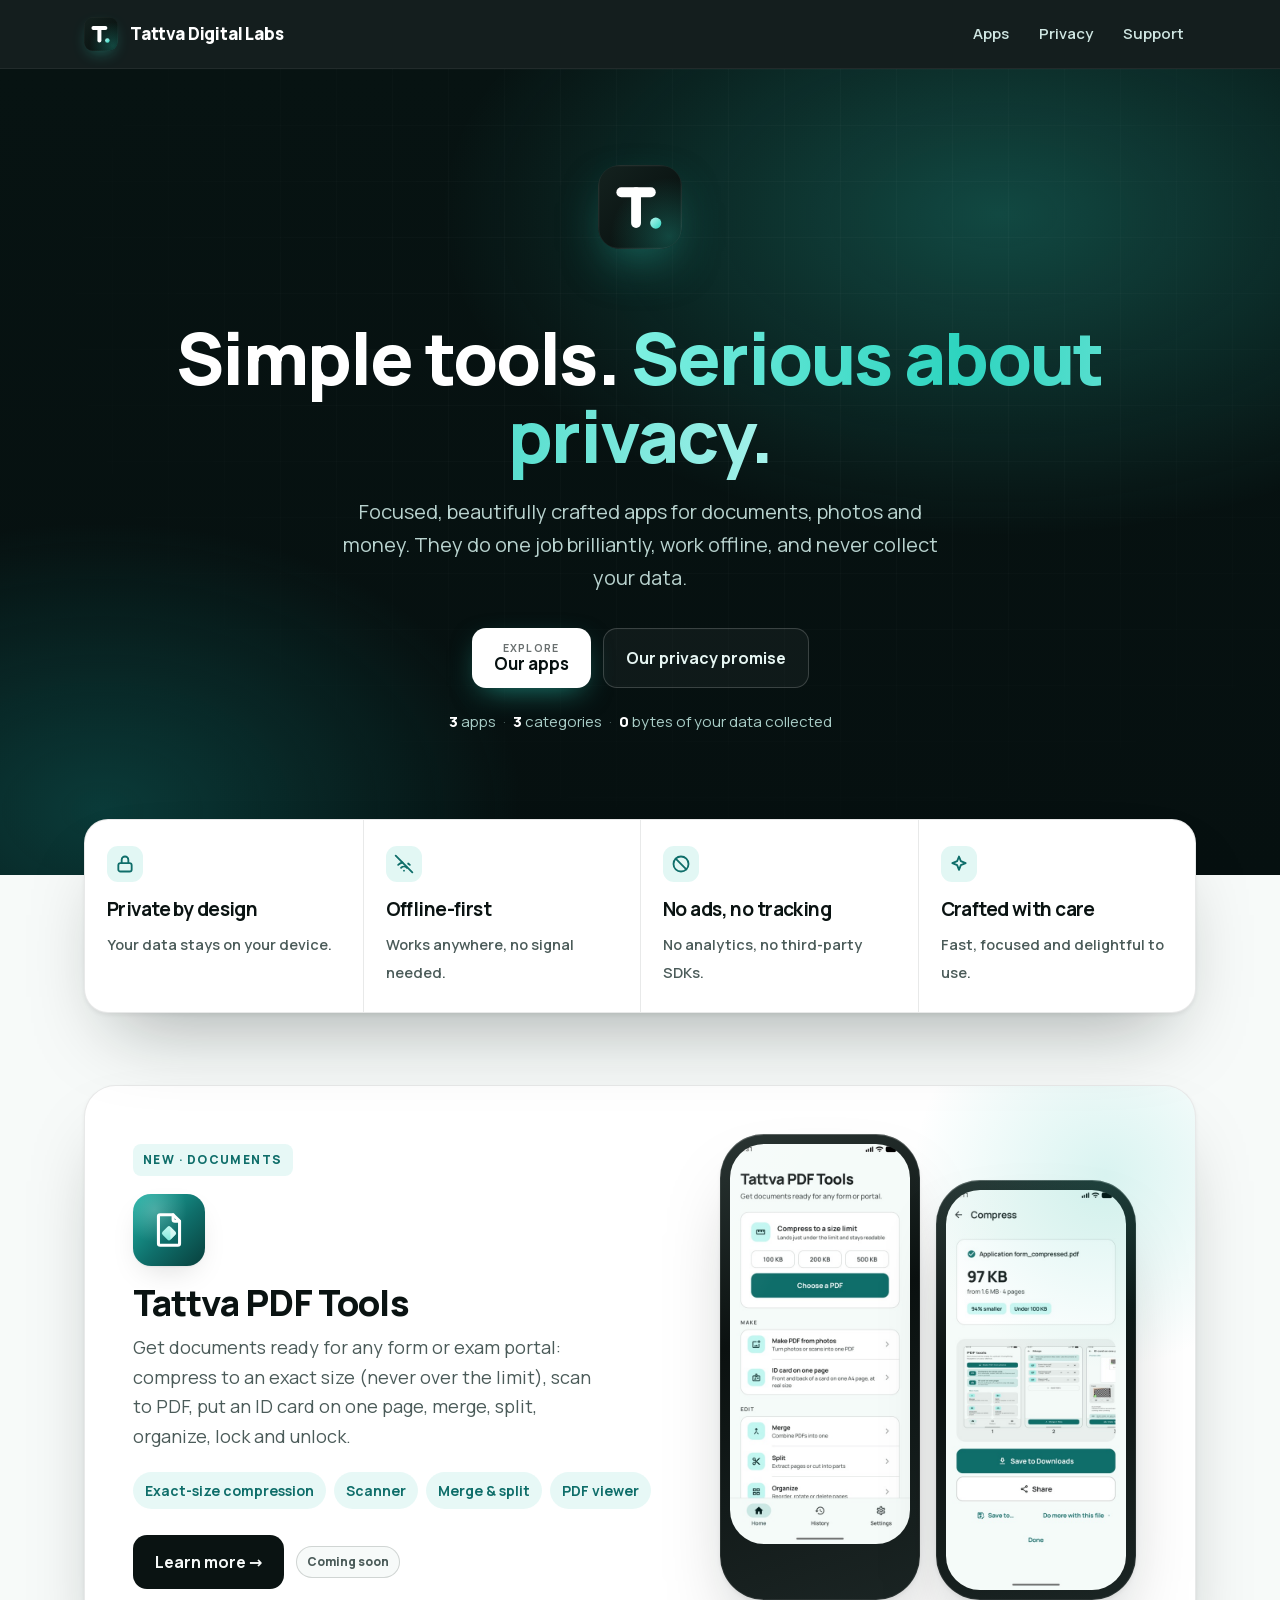
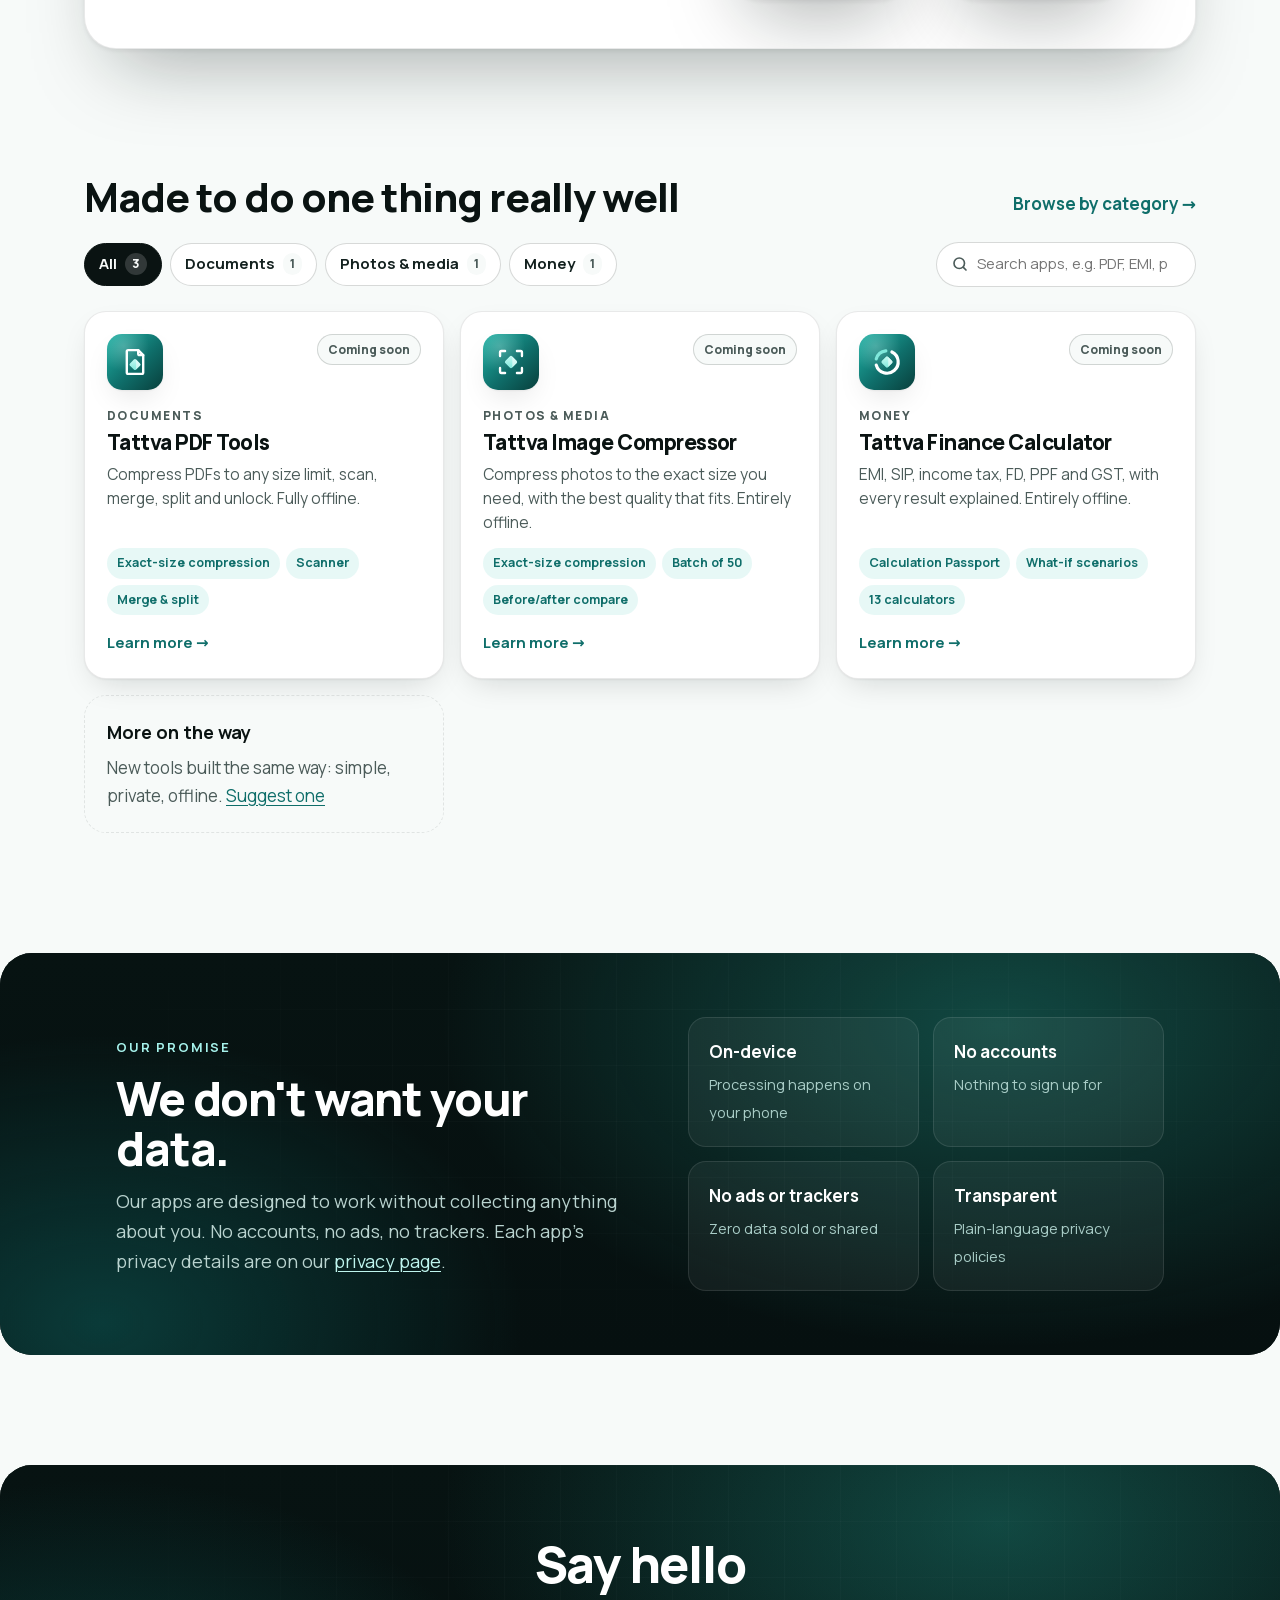
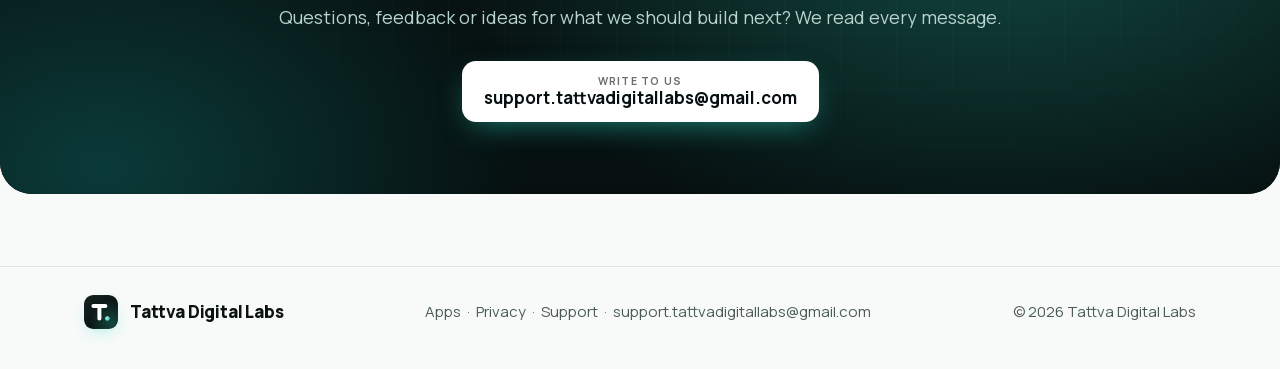
<file: index.html>
<!doctype html>
<html lang="en" class="no-js"><head><meta charset="utf-8"><meta name="viewport" content="width=device-width,initial-scale=1,viewport-fit=cover">
<title>Tattva Digital Labs: simple apps that respect your privacy</title><meta name="description" content="Tattva Digital Labs builds simple, beautifully crafted apps for documents, photos and money that work offline and never collect your data.">
<meta name="theme-color" content="#061010">
<meta property="og:type" content="website"><meta property="og:title" content="Tattva Digital Labs: simple apps that respect your privacy"><meta property="og:description" content="Tattva Digital Labs builds simple, beautifully crafted apps for documents, photos and money that work offline and never collect your data.">
<meta property="og:image" content="https://tattvadigitallabs.github.io/assets/img/og.png"><meta name="twitter:card" content="summary_large_image">
<link rel="icon" href="/assets/favicon.svg" type="image/svg+xml">
<link rel="preload" href="/assets/fonts/manrope-latin.woff2" as="font" type="font/woff2" crossorigin>
<link rel="stylesheet" href="/assets/style.css?v=2026-11-28"><link rel="stylesheet" href="/assets/home.css?v=2026-11-28"><link rel="stylesheet" href="/assets/apps.css?v=2026-11-28">
</head><body>
<header class="nav"><div class="wrap">
<a class="brand" href="/"><img class="mark-img" src="/assets/brand/tattva-mark.svg" alt="" width="34" height="34"><span class="name">Tattva Digital Labs</span></a>
<nav><a href="/apps/">Apps</a><a href="/privacy/">Privacy</a><a href="/support/">Support</a></nav>
</div></header>

<section class="band hero co-hero"><div class="wrap">
  <img class="big-mark reveal" src="/assets/brand/tattva-mark.svg" alt="Tattva Digital Labs" width="84" height="84">
  <div class="reveal">
    <h1>Simple tools. <em>Serious about privacy.</em></h1>
    <p class="lead">Focused, beautifully crafted apps for documents, photos and money. They do one job brilliantly, work offline, and never collect your data.</p>
    <div class="cta"><a class="btn btn-store" href="#apps"><span><small>Explore</small><b>Our apps</b></span></a><a class="btn btn-ghost" href="/privacy/">Our privacy promise</a></div>
    <p class="hero-stats"><b>3</b> apps <span>·</span> <b>3</b> categories <span>·</span> <b>0</b> bytes of your data collected</p>
  </div>
</div></section>

<div class="wrap">
  <div class="proof values reveal"><div class="grid">
    <div class="cell"><span class="ico"><svg viewBox="0 0 24 24" fill="none" stroke="currentColor" stroke-width="2.2" stroke-linecap="round" stroke-linejoin="round"><rect x="4" y="11" width="16" height="10" rx="2.5"/><path d="M8 11V7a4 4 0 0 1 8 0v4"/></svg></span><b>Private by design</b><span>Your data stays on your device.</span></div>
    <div class="cell"><span class="ico"><svg viewBox="0 0 24 24" fill="none" stroke="currentColor" stroke-width="2.2" stroke-linecap="round" stroke-linejoin="round"><path d="M2 2l20 20"/><path d="M8.5 16.5a5 5 0 0 1 7 0M5 13a10 10 0 0 1 5.2-2.8M19 13a10 10 0 0 0-2-1.5M12 20h.01"/></svg></span><b>Offline-first</b><span>Works anywhere, no signal needed.</span></div>
    <div class="cell"><span class="ico"><svg viewBox="0 0 24 24" fill="none" stroke="currentColor" stroke-width="2.2" stroke-linecap="round" stroke-linejoin="round"><circle cx="12" cy="12" r="9"/><path d="M5.6 5.6l12.8 12.8"/></svg></span><b>No ads, no tracking</b><span>No analytics, no third-party SDKs.</span></div>
    <div class="cell"><span class="ico"><svg viewBox="0 0 24 24" fill="none" stroke="currentColor" stroke-width="2.2" stroke-linecap="round" stroke-linejoin="round"><path d="M12 3l2.2 5.6L20 11l-5.8 2.4L12 19l-2.2-5.6L4 11l5.8-2.4z"/></svg></span><b>Crafted with care</b><span>Fast, focused and delightful to use.</span></div>
  </div></div>

  <section class="featured reveal" aria-label="Newest app">
    <article class="prod-card">
      <div>
        <span class="new-label">New · Documents</span>
        <img class="icon" src="/assets/brand/pdf-tools-icon.svg" alt="" width="72" height="72">
        <h3>Tattva PDF Tools</h3>
        <p>Get documents ready for any form or exam portal: compress to an exact size (never over the limit), scan to PDF, put an ID card on one page, merge, split, organize, lock and unlock.</p>
        <div class="tags"><span>Exact-size compression</span><span>Scanner</span><span>Merge & split</span><span>PDF viewer</span></div>
        <div class="actions"><a class="btn btn-dark" href="/pdf-tools/">Learn more →</a><span class="badge soon">Coming soon</span></div>
      </div>
      <div class="shots"><div class="device"><img src="/assets/img/pdf-home.jpg" alt="" loading="lazy" width="450" height="1000"></div><div class="device"><img src="/assets/img/pdf-result.jpg" alt="" loading="lazy" width="450" height="1000"></div></div>
    </article>
  </section>

  <section class="directory" id="apps">
    <div class="dir-head">
      <div><span class="kicker reveal">Our apps</span><h2 class="reveal">Made to do one thing really well</h2></div>
      <a class="all-link" href="/apps/">Browse by category →</a>
    </div>
    <div class="filters" role="toolbar" aria-label="Filter apps by category"><button class="chip" type="button" data-filter="all" aria-pressed="true">All <i>3</i></button><button class="chip" type="button" data-filter="documents" aria-pressed="false">Documents <i>1</i></button><button class="chip" type="button" data-filter="photos" aria-pressed="false">Photos & media <i>1</i></button><button class="chip" type="button" data-filter="money" aria-pressed="false">Money <i>1</i></button><label class="search"><svg viewBox="0 0 24 24" fill="none" stroke="currentColor" stroke-width="2.2" stroke-linecap="round"><circle cx="11" cy="11" r="7"/><path d="M20 20l-3.5-3.5"/></svg>
<input type="search" placeholder="Search apps, e.g. PDF, EMI, photo" aria-label="Search apps" data-search-input></label></div>
    <div class="app-grid" data-grid>
<a class="app-card" href="/pdf-tools/" data-cat="documents" data-search="tattva pdf tools compress pdfs to any size limit, scan, merge, split and unlock. fully offline. documents pdf compress 100kb 200kb merge split scan unlock password aadhaar id card viewer exact-size compression scanner merge & split pdf viewer">
  <div class="top"><img class="icon" src="/assets/brand/pdf-tools-icon.svg" alt="" width="56" height="56" loading="lazy"><span class="badge soon">Coming soon</span></div>
  <span class="cat">Documents</span>
  <h3>Tattva PDF Tools</h3>
  <p>Compress PDFs to any size limit, scan, merge, split and unlock. Fully offline.</p>
  <div class="tags"><span>Exact-size compression</span><span>Scanner</span><span>Merge & split</span></div>
  <span class="more">Learn more <span aria-hidden="true">→</span></span>
</a>
<a class="app-card" href="/image-compressor/" data-cat="photos" data-search="tattva image compressor compress photos to the exact size you need, with the best quality that fits. entirely offline. photos & media image photo compress resize jpeg kb form exam job portal batch exact-size compression batch of 50 before/after compare">
  <div class="top"><img class="icon" src="/assets/brand/image-compressor-icon.svg" alt="" width="56" height="56" loading="lazy"><span class="badge soon">Coming soon</span></div>
  <span class="cat">Photos & media</span>
  <h3>Tattva Image Compressor</h3>
  <p>Compress photos to the exact size you need, with the best quality that fits. Entirely offline.</p>
  <div class="tags"><span>Exact-size compression</span><span>Batch of 50</span><span>Before/after compare</span></div>
  <span class="more">Learn more <span aria-hidden="true">→</span></span>
</a>
<a class="app-card" href="/finance-calculator/" data-cat="money" data-search="tattva finance calculator emi, sip, income tax, fd, ppf and gst, with every result explained. entirely offline. money finance emi sip income tax fd ppf gst loan calculator india lakh crore calculation passport what-if scenarios 13 calculators">
  <div class="top"><img class="icon" src="/assets/brand/finance-calculator-icon.svg" alt="" width="56" height="56" loading="lazy"><span class="badge soon">Coming soon</span></div>
  <span class="cat">Money</span>
  <h3>Tattva Finance Calculator</h3>
  <p>EMI, SIP, income tax, FD, PPF and GST, with every result explained. Entirely offline.</p>
  <div class="tags"><span>Calculation Passport</span><span>What-if scenarios</span><span>13 calculators</span></div>
  <span class="more">Learn more <span aria-hidden="true">→</span></span>
</a>
      <div class="app-card next"><b>More on the way</b><span>New tools built the same way: simple, private, offline.
<a href="mailto:support.tattvadigitallabs@gmail.com?subject=App%20idea">Suggest one</a></span></div>
    </div>
    <p class="no-results" hidden>No apps match that search. <button type="button" class="linkish" data-clear>Show all apps</button></p>
  </section>
</div>

<section class="band trust reveal"><div class="wrap">
  <div>
    <span class="kicker">Our promise</span>
    <h2>We don't want your data.</h2>
    <p>Our apps are designed to work without collecting anything about you. No accounts, no ads, no trackers. Each app's privacy details are on our <a href="/privacy/">privacy page</a>.</p>
  </div>
  <div class="tiles">
    <div class="tile"><b>On-device</b><span>Processing happens on your phone</span></div>
    <div class="tile"><b>No accounts</b><span>Nothing to sign up for</span></div>
    <div class="tile"><b>No ads or trackers</b><span>Zero data sold or shared</span></div>
    <div class="tile"><b>Transparent</b><span>Plain-language privacy policies</span></div>
  </div>
</div></section>

<section class="band final reveal"><div class="wrap">
  <h2>Say hello</h2>
  <p>Questions, feedback or ideas for what we should build next? We read every message.</p>
  <div class="cta"><a class="btn btn-store" href="mailto:support.tattvadigitallabs@gmail.com"><span><small>Write to us</small><b>support.tattvadigitallabs@gmail.com</b></span></a></div>
</div></section>
<footer class="foot"><div class="wrap">
<a class="brand" href="/"><img class="mark-img" src="/assets/brand/tattva-mark.svg" alt="" width="34" height="34"><span>Tattva Digital Labs</span></a>
<span><a href="/apps/">Apps</a> &nbsp;·&nbsp; <a href="/privacy/">Privacy</a> &nbsp;·&nbsp; <a href="/support/">Support</a> &nbsp;·&nbsp; <a href="mailto:support.tattvadigitallabs@gmail.com">support.tattvadigitallabs@gmail.com</a></span>
<span>© 2026 Tattva Digital Labs</span>
</div></footer>
<script src="/assets/site.js?v=2026-11-28" defer></script>
</body></html>
</file>
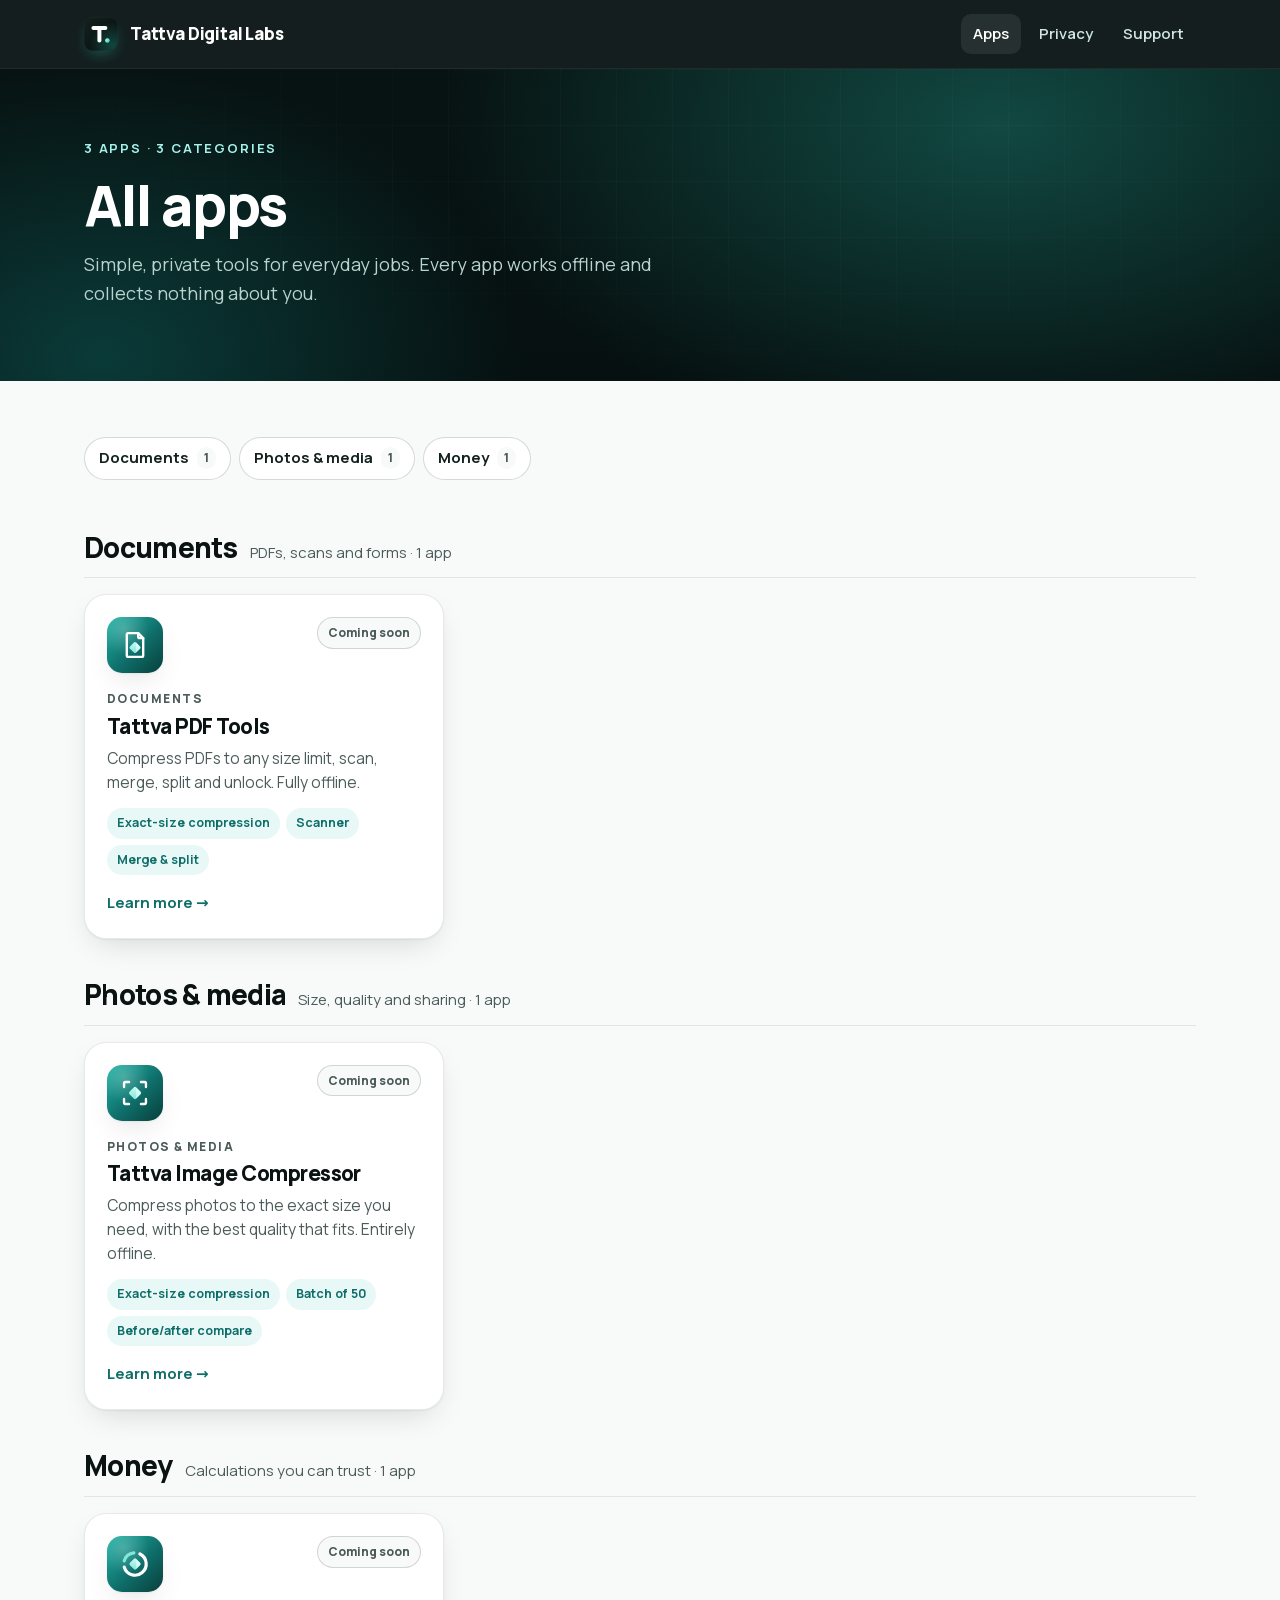
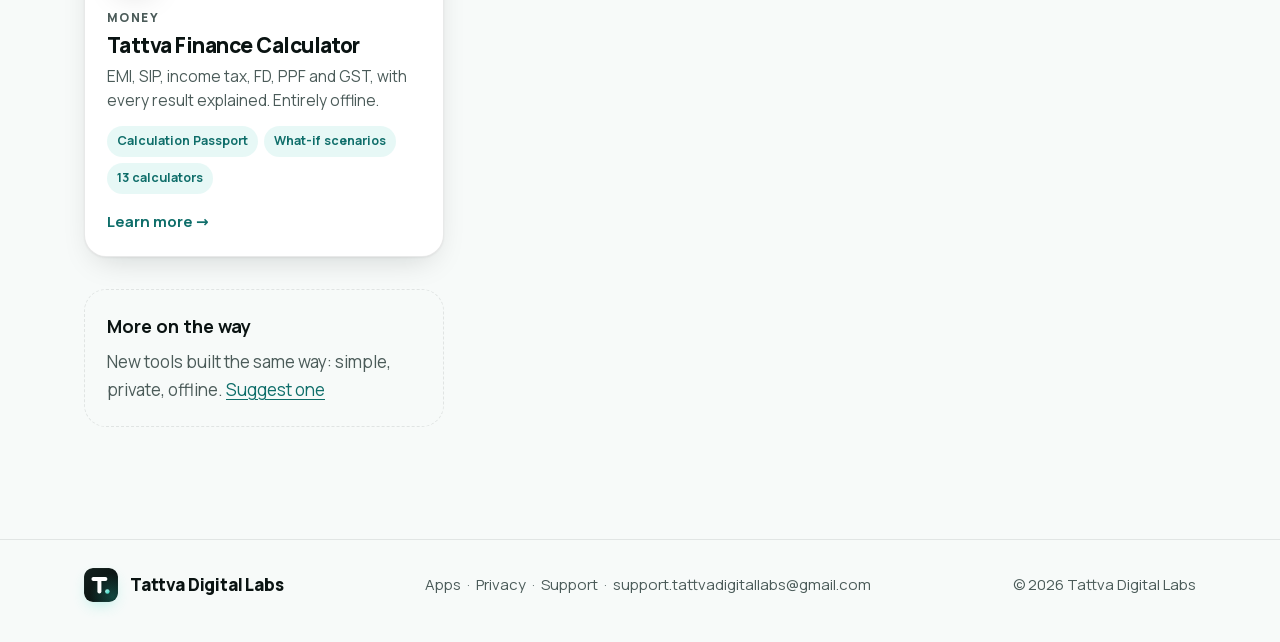
<file: apps/index.html>
<!doctype html>
<html lang="en" class="no-js"><head><meta charset="utf-8"><meta name="viewport" content="width=device-width,initial-scale=1,viewport-fit=cover">
<title>Apps · Tattva Digital Labs</title><meta name="description" content="Every Tattva Digital Labs app, by category: documents, photos and money. Private, offline, no ads.">
<meta name="theme-color" content="#061010">
<meta property="og:type" content="website"><meta property="og:title" content="Apps · Tattva Digital Labs"><meta property="og:description" content="Every Tattva Digital Labs app, by category: documents, photos and money. Private, offline, no ads.">
<meta property="og:image" content="https://tattvadigitallabs.github.io/assets/img/og.png"><meta name="twitter:card" content="summary_large_image">
<link rel="icon" href="/assets/favicon.svg" type="image/svg+xml">
<link rel="preload" href="/assets/fonts/manrope-latin.woff2" as="font" type="font/woff2" crossorigin>
<link rel="stylesheet" href="/assets/style.css?v=2026-11-28"><link rel="stylesheet" href="/assets/apps.css?v=2026-11-28">
</head><body>
<header class="nav"><div class="wrap">
<a class="brand" href="/"><img class="mark-img" src="/assets/brand/tattva-mark.svg" alt="" width="34" height="34"><span class="name">Tattva Digital Labs</span></a>
<nav><a href="/apps/" aria-current="page">Apps</a><a href="/privacy/">Privacy</a><a href="/support/">Support</a></nav>
</div></header>

<section class="band page-head"><div class="wrap">
<span class="kicker">3 apps · 3 categories</span><h1>All apps</h1><p>Simple, private tools for everyday jobs. Every app works offline and collects nothing about you.</p>
</div></section>
<main class="wrap content"><div class="filters jump" aria-label="Jump to a category"><a class="chip" href="#documents">Documents <i>1</i></a><a class="chip" href="#photos">Photos & media <i>1</i></a><a class="chip" href="#money">Money <i>1</i></a></div>
<section class="cat-section" id="documents">
  <div class="cat-head"><h2>Documents</h2><span>PDFs, scans and forms · 1 app</span></div>
  <div class="app-grid"><a class="app-card" href="/pdf-tools/" data-cat="documents" data-search="tattva pdf tools compress pdfs to any size limit, scan, merge, split and unlock. fully offline. documents pdf compress 100kb 200kb merge split scan unlock password aadhaar id card viewer exact-size compression scanner merge & split pdf viewer">
  <div class="top"><img class="icon" src="/assets/brand/pdf-tools-icon.svg" alt="" width="56" height="56" loading="lazy"><span class="badge soon">Coming soon</span></div>
  <span class="cat">Documents</span>
  <h3>Tattva PDF Tools</h3>
  <p>Compress PDFs to any size limit, scan, merge, split and unlock. Fully offline.</p>
  <div class="tags"><span>Exact-size compression</span><span>Scanner</span><span>Merge & split</span></div>
  <span class="more">Learn more <span aria-hidden="true">→</span></span>
</a></div>
</section><section class="cat-section" id="photos">
  <div class="cat-head"><h2>Photos & media</h2><span>Size, quality and sharing · 1 app</span></div>
  <div class="app-grid"><a class="app-card" href="/image-compressor/" data-cat="photos" data-search="tattva image compressor compress photos to the exact size you need, with the best quality that fits. entirely offline. photos & media image photo compress resize jpeg kb form exam job portal batch exact-size compression batch of 50 before/after compare">
  <div class="top"><img class="icon" src="/assets/brand/image-compressor-icon.svg" alt="" width="56" height="56" loading="lazy"><span class="badge soon">Coming soon</span></div>
  <span class="cat">Photos & media</span>
  <h3>Tattva Image Compressor</h3>
  <p>Compress photos to the exact size you need, with the best quality that fits. Entirely offline.</p>
  <div class="tags"><span>Exact-size compression</span><span>Batch of 50</span><span>Before/after compare</span></div>
  <span class="more">Learn more <span aria-hidden="true">→</span></span>
</a></div>
</section><section class="cat-section" id="money">
  <div class="cat-head"><h2>Money</h2><span>Calculations you can trust · 1 app</span></div>
  <div class="app-grid"><a class="app-card" href="/finance-calculator/" data-cat="money" data-search="tattva finance calculator emi, sip, income tax, fd, ppf and gst, with every result explained. entirely offline. money finance emi sip income tax fd ppf gst loan calculator india lakh crore calculation passport what-if scenarios 13 calculators">
  <div class="top"><img class="icon" src="/assets/brand/finance-calculator-icon.svg" alt="" width="56" height="56" loading="lazy"><span class="badge soon">Coming soon</span></div>
  <span class="cat">Money</span>
  <h3>Tattva Finance Calculator</h3>
  <p>EMI, SIP, income tax, FD, PPF and GST, with every result explained. Entirely offline.</p>
  <div class="tags"><span>Calculation Passport</span><span>What-if scenarios</span><span>13 calculators</span></div>
  <span class="more">Learn more <span aria-hidden="true">→</span></span>
</a></div>
</section>
<div class="app-grid" style="margin-top:32px"><div class="app-card next"><b>More on the way</b><span>New tools built the same way: simple, private, offline.
<a href="mailto:support.tattvadigitallabs@gmail.com?subject=App%20idea">Suggest one</a></span></div></div></main>
<footer class="foot"><div class="wrap">
<a class="brand" href="/"><img class="mark-img" src="/assets/brand/tattva-mark.svg" alt="" width="34" height="34"><span>Tattva Digital Labs</span></a>
<span><a href="/apps/">Apps</a> &nbsp;·&nbsp; <a href="/privacy/">Privacy</a> &nbsp;·&nbsp; <a href="/support/">Support</a> &nbsp;·&nbsp; <a href="mailto:support.tattvadigitallabs@gmail.com">support.tattvadigitallabs@gmail.com</a></span>
<span>© 2026 Tattva Digital Labs</span>
</div></footer>
<script src="/assets/site.js?v=2026-11-28" defer></script>
</body></html>
</file>
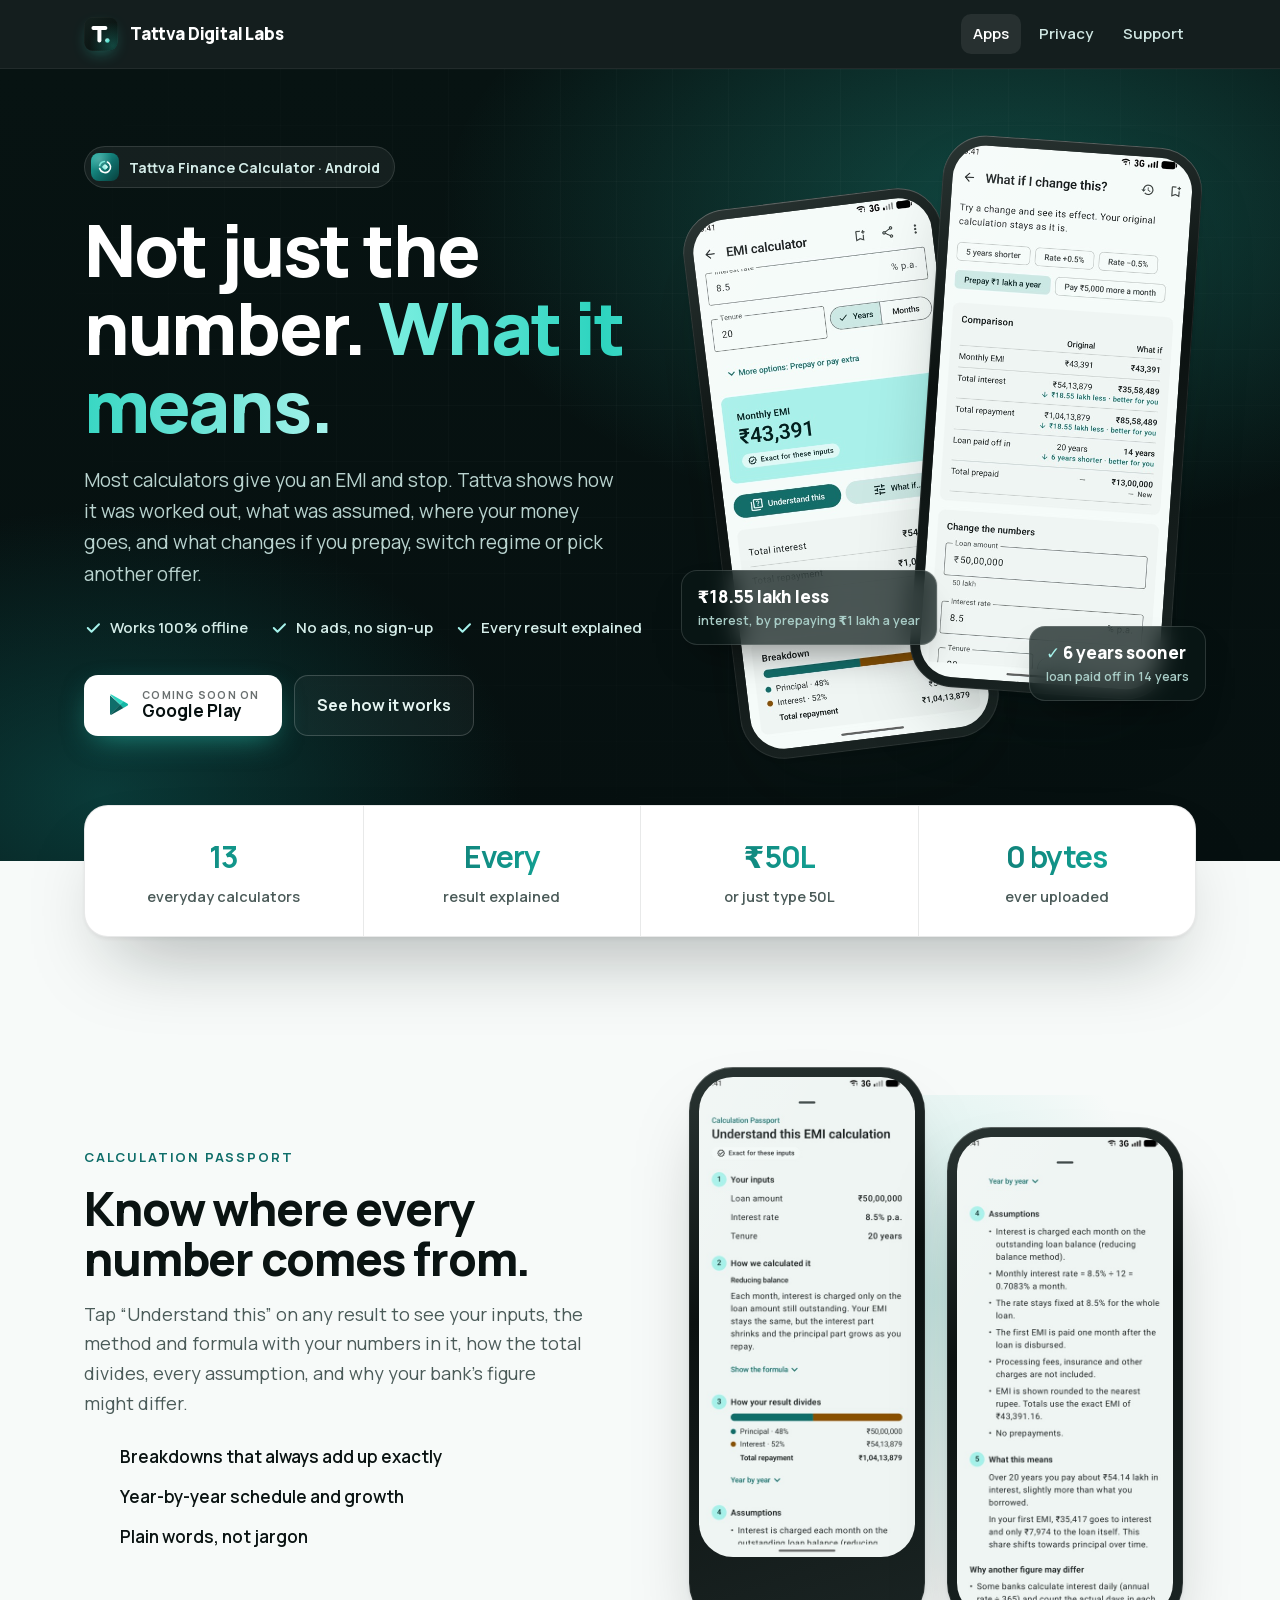
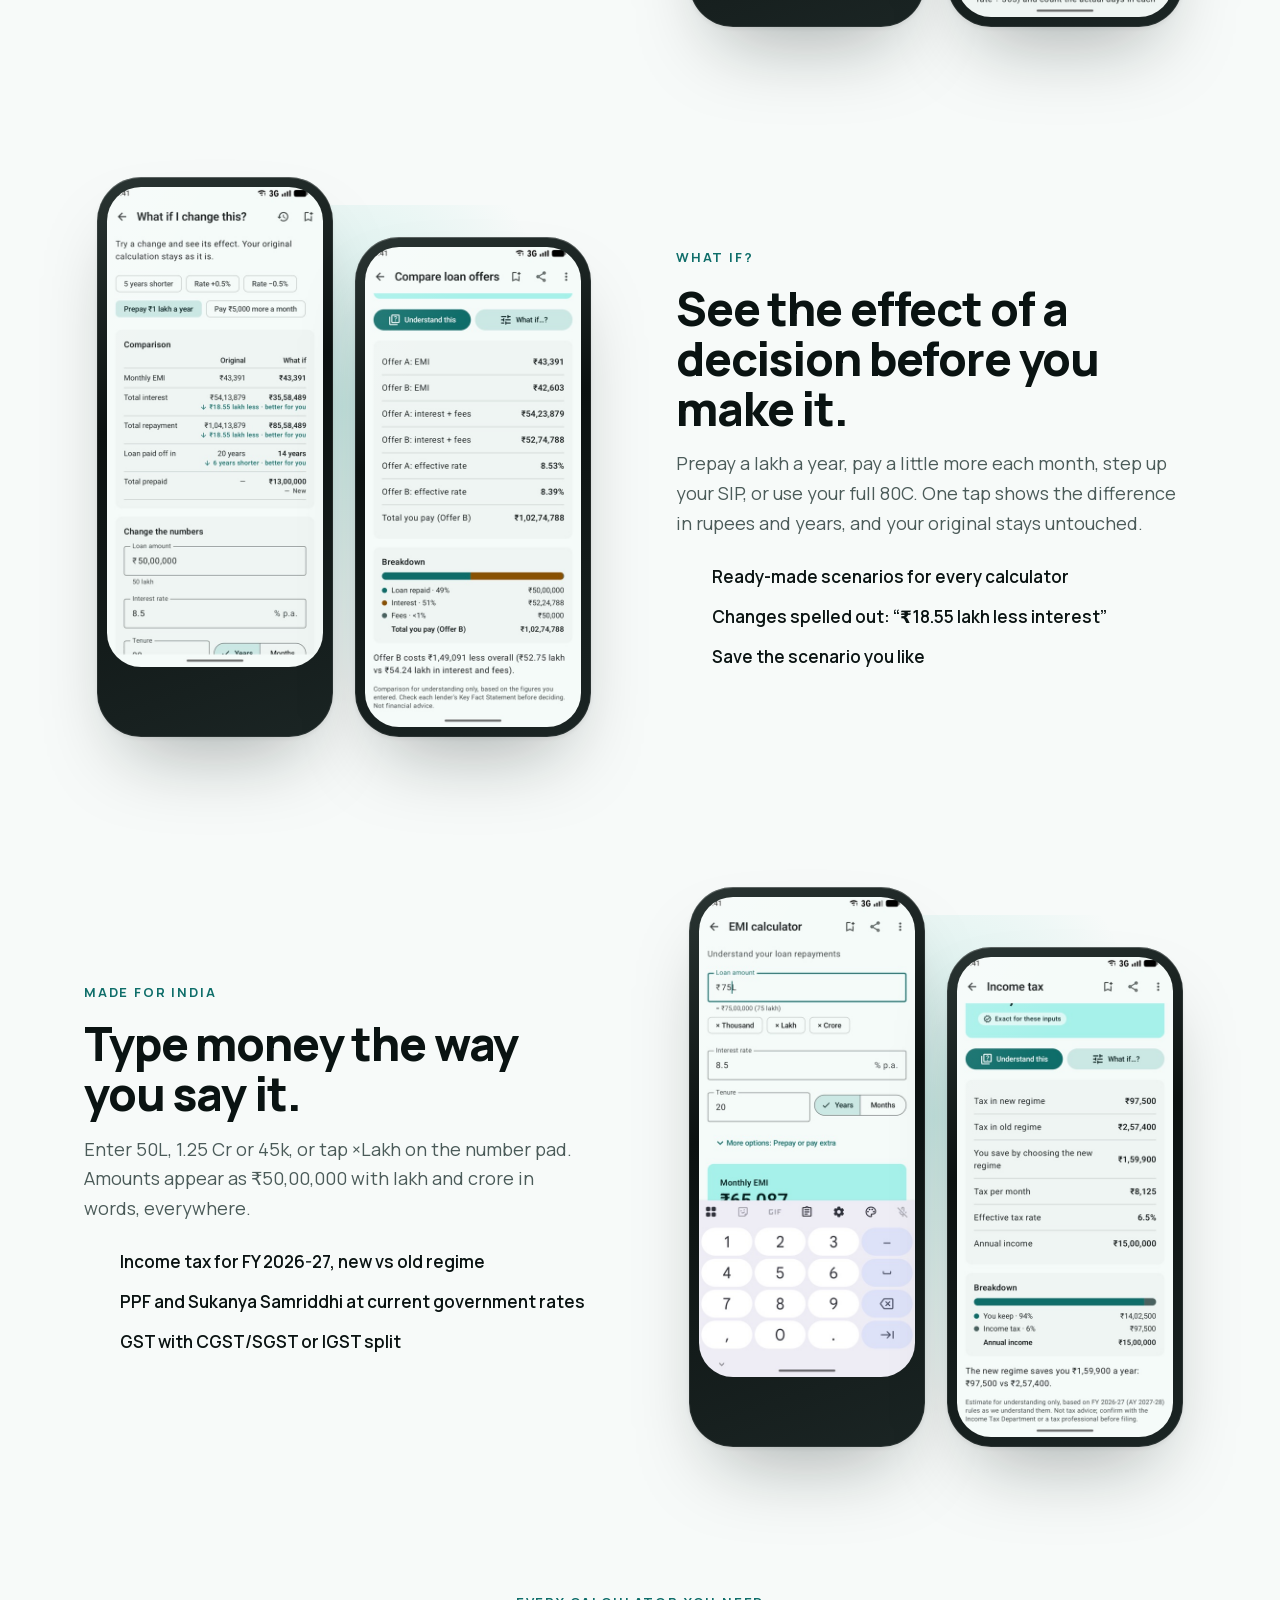
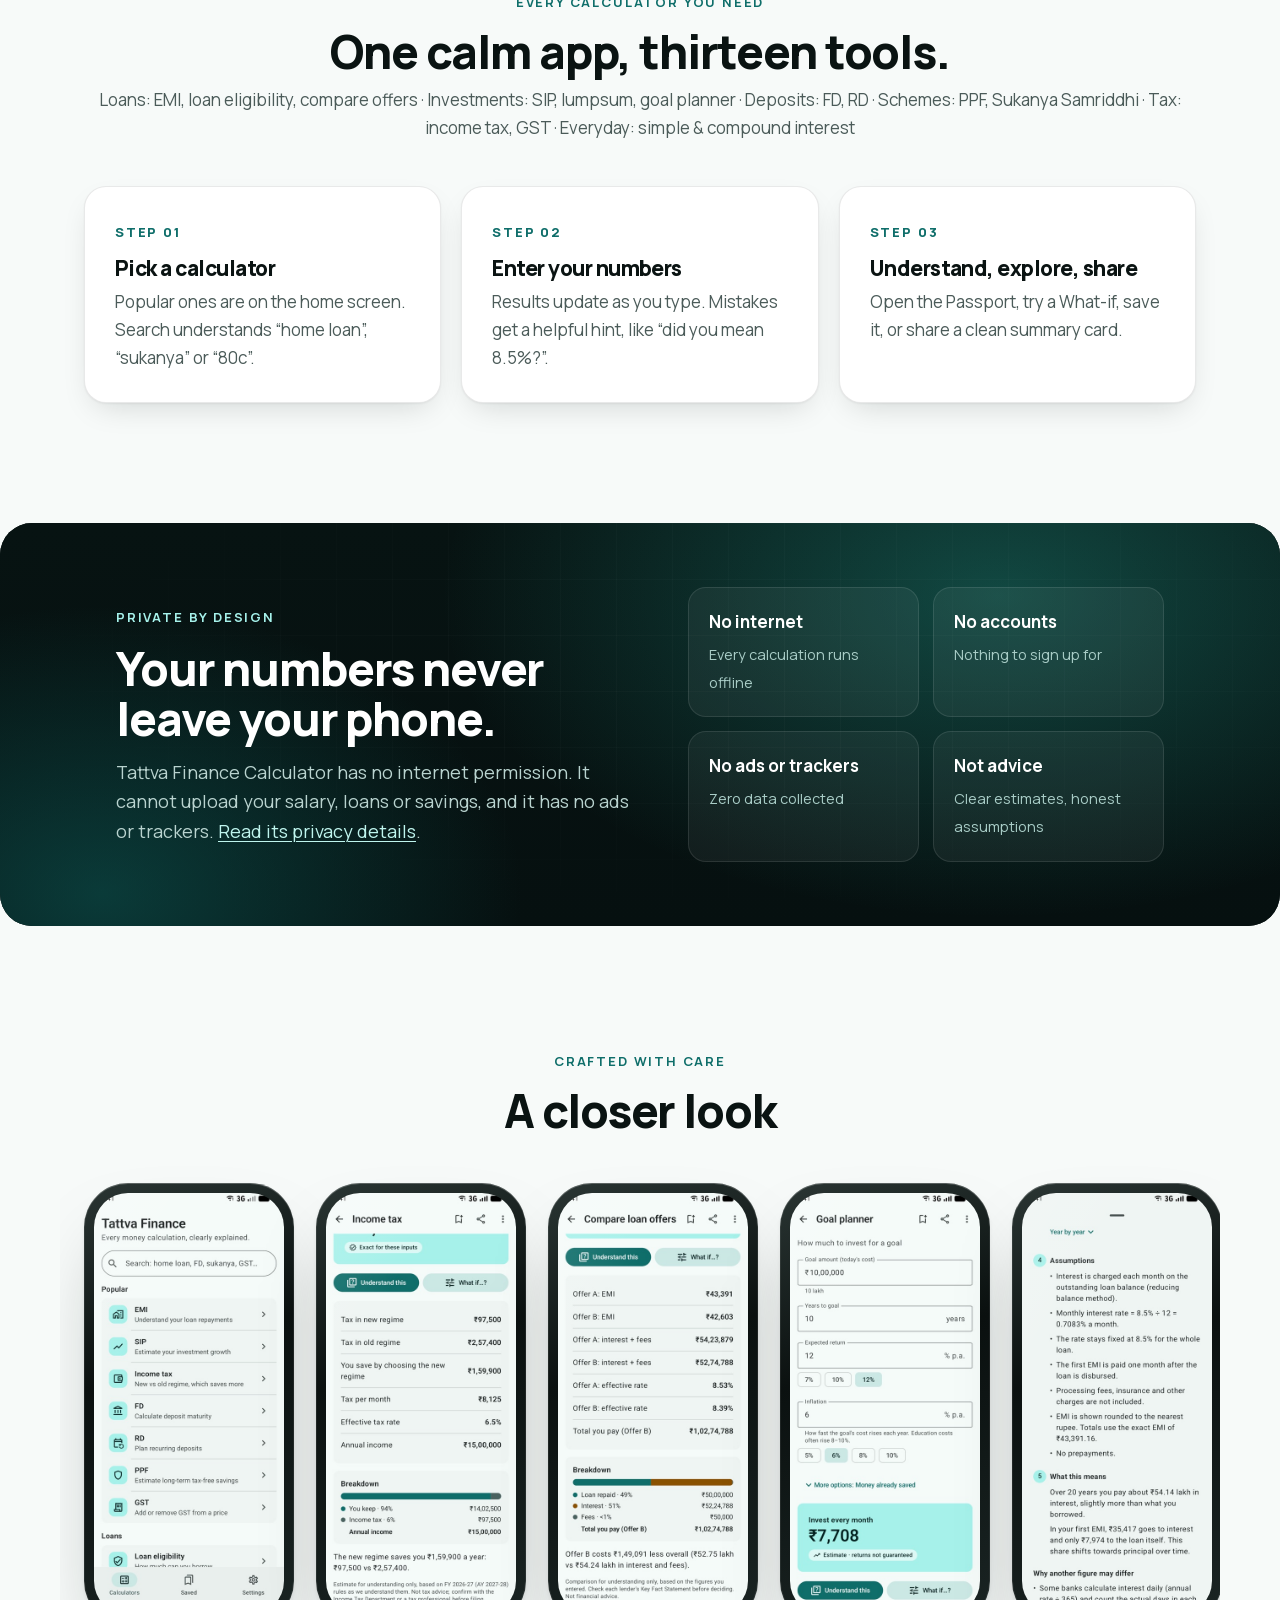
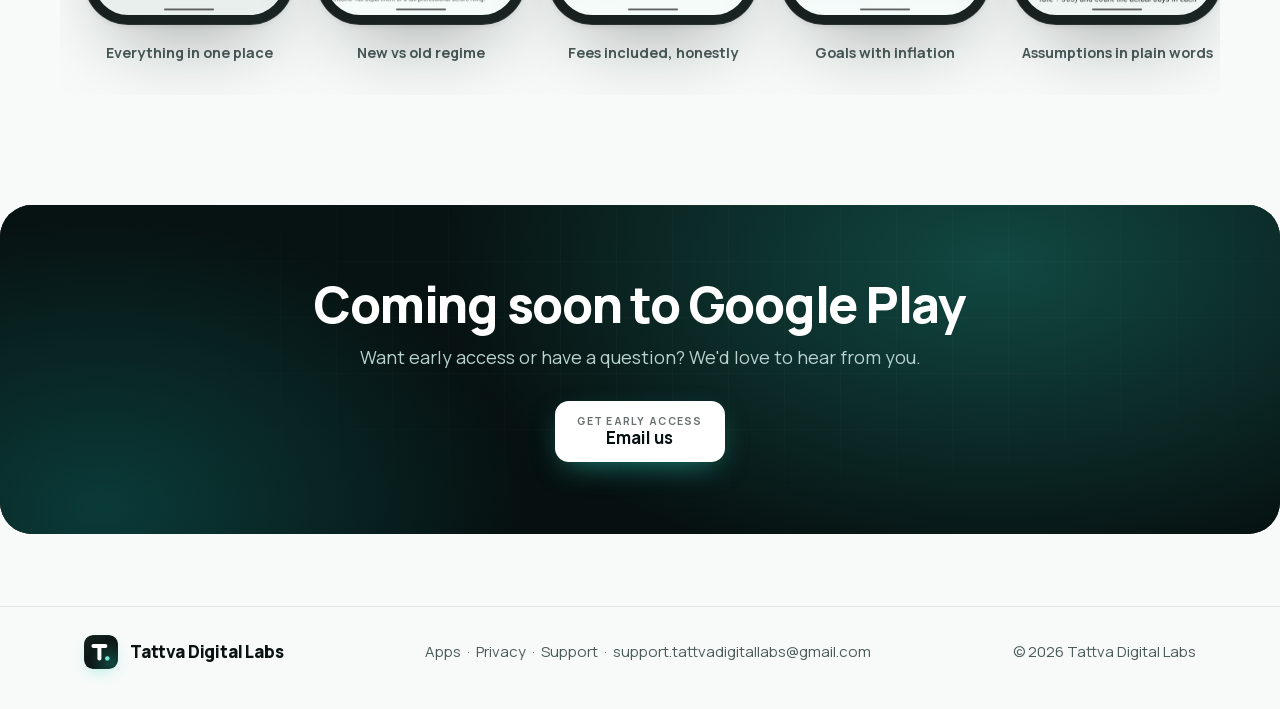
<file: finance-calculator/index.html>
<!doctype html>
<html lang="en" class="no-js"><head><meta charset="utf-8"><meta name="viewport" content="width=device-width,initial-scale=1,viewport-fit=cover">
<title>Tattva Finance Calculator: every money calculation, clearly explained</title><meta name="description" content="EMI, SIP, income tax, FD, PPF, GST and more. Every result comes with its method, assumptions and meaning. Fully offline, no ads, no sign-up.">
<meta name="theme-color" content="#061010">
<meta property="og:type" content="website"><meta property="og:title" content="Tattva Finance Calculator: every money calculation, clearly explained"><meta property="og:description" content="EMI, SIP, income tax, FD, PPF, GST and more. Every result comes with its method, assumptions and meaning. Fully offline, no ads, no sign-up.">
<meta property="og:image" content="https://tattvadigitallabs.github.io/assets/img/finance-og.png"><meta name="twitter:card" content="summary_large_image">
<link rel="icon" href="/assets/favicon.svg" type="image/svg+xml">
<link rel="preload" href="/assets/fonts/manrope-latin.woff2" as="font" type="font/woff2" crossorigin>
<link rel="stylesheet" href="/assets/style.css?v=2026-11-28"><link rel="stylesheet" href="/assets/home.css?v=2026-11-28">
</head><body>
<header class="nav"><div class="wrap">
<a class="brand" href="/"><img class="mark-img" src="/assets/brand/tattva-mark.svg" alt="" width="34" height="34"><span class="name">Tattva Digital Labs</span></a>
<nav><a href="/apps/" aria-current="page">Apps</a><a href="/privacy/">Privacy</a><a href="/support/">Support</a></nav>
</div></header>

<section class="band hero"><div class="wrap">
  <div class="reveal">
    <span class="app-eyebrow"><img src="/assets/brand/finance-calculator-icon.svg" alt="" width="28" height="28">Tattva Finance Calculator · Android</span>
    <h1>Not just the number. <em>What it means.</em></h1>
    <p class="lead">Most calculators give you an EMI and stop. Tattva shows how it was worked out, what was assumed, where your money goes, and what changes if you prepay, switch regime or pick another offer.</p>
    <ul class="assure">
      <li><svg viewBox="0 0 24 24" fill="none" stroke="currentColor" stroke-width="2.6" stroke-linecap="round" stroke-linejoin="round"><path d="M5 12l5 5L20 7"/></svg> Works 100% offline</li><li><svg viewBox="0 0 24 24" fill="none" stroke="currentColor" stroke-width="2.6" stroke-linecap="round" stroke-linejoin="round"><path d="M5 12l5 5L20 7"/></svg> No ads, no sign-up</li><li><svg viewBox="0 0 24 24" fill="none" stroke="currentColor" stroke-width="2.6" stroke-linecap="round" stroke-linejoin="round"><path d="M5 12l5 5L20 7"/></svg> Every result explained</li>
    </ul>
    <div class="cta">
      <span class="btn btn-store"><svg width="24" height="24" viewBox="0 0 24 24" aria-hidden="true"><path fill="#0f6e6a" d="M4.2 2.6c-.13.15-.2.37-.2.65v17.5c0 .28.07.5.2.65l.04.04L14 11.7v-.2L4.24 2.56z"/><path fill="#14b8a6" d="M17.3 15l-3.3-3.3v-.2l3.3-3.3.07.04 3.9 2.22c1.12.63 1.12 1.67 0 2.3l-3.9 2.22z"/><path fill="#0b5a57" d="M17.37 14.96L14 11.6 4.2 21.4c.36.38.96.43 1.64.04l11.53-6.48"/><path fill="#2dd4bf" d="M17.37 8.24L5.84 1.76C5.16 1.37 4.56 1.42 4.2 1.8L14 11.6z"/></svg><span><small>Coming soon on</small><b>Google Play</b></span></span>
      <a class="btn btn-ghost" href="#features">See how it works</a>
    </div>
  </div>
  <div class="stage reveal" aria-hidden="true">
    <div class="device d1"><img src="/assets/img/finance-emi.jpg" alt="" loading="lazy" width="450" height="1000"></div>
    <div class="device d2"><img src="/assets/img/finance-whatif.jpg" alt="" loading="lazy" width="450" height="1000"></div>
    <div class="float f1">₹18.55 lakh less<span>interest, by prepaying ₹1 lakh a year</span></div>
    <div class="float f2"><b>✓</b> 6 years sooner<span>loan paid off in 14 years</span></div>
  </div>
</div></section>

<div class="wrap">
  <div class="proof reveal"><div class="grid">
    <div class="cell"><b>13</b><span>everyday calculators</span></div>
    <div class="cell"><b>Every</b><span>result explained</span></div>
    <div class="cell"><b>₹50L</b><span>or just type 50L</span></div>
    <div class="cell"><b>0 bytes</b><span>ever uploaded</span></div>
  </div></div>

  <section class="feature" id="features">
    <div class="copy reveal">
      <span class="kicker">Calculation Passport</span>
      <h2>Know where every number comes from.</h2>
      <p>Tap “Understand this” on any result to see your inputs, the method and formula with your numbers in it, how the total divides, every assumption, and why your bank's figure might differ.</p>
      <ul class="ticks"><li>Breakdowns that always add up exactly</li><li>Year-by-year schedule and growth</li><li>Plain words, not jargon</li></ul>
    </div>
    <div class="pair reveal"><div class="device"><img src="/assets/img/finance-passport.jpg" alt="Calculation Passport: inputs and method" loading="lazy" width="450" height="1000"></div><div class="device"><img src="/assets/img/finance-meaning.jpg" alt="Assumptions and what it means" loading="lazy" width="450" height="1000"></div></div>
  </section>

  <section class="feature rev">
    <div class="copy reveal">
      <span class="kicker">What if?</span>
      <h2>See the effect of a decision before you make it.</h2>
      <p>Prepay a lakh a year, pay a little more each month, step up your SIP, or use your full 80C. One tap shows the difference in rupees and years, and your original stays untouched.</p>
      <ul class="ticks"><li>Ready-made scenarios for every calculator</li><li>Changes spelled out: “₹18.55 lakh less interest”</li><li>Save the scenario you like</li></ul>
    </div>
    <div class="pair reveal"><div class="device"><img src="/assets/img/finance-whatif.jpg" alt="What-if comparison" loading="lazy" width="450" height="1000"></div><div class="device"><img src="/assets/img/finance-compare.jpg" alt="Comparing two loan offers" loading="lazy" width="450" height="1000"></div></div>
  </section>

  <section class="feature">
    <div class="copy reveal">
      <span class="kicker">Made for India</span>
      <h2>Type money the way you say it.</h2>
      <p>Enter 50L, 1.25&nbsp;Cr or 45k, or tap ×Lakh on the number pad. Amounts appear as ₹50,00,000 with lakh and crore in words, everywhere.</p>
      <ul class="ticks"><li>Income tax for FY 2026-27, new vs old regime</li><li>PPF and Sukanya Samriddhi at current government rates</li><li>GST with CGST/SGST or IGST split</li></ul>
    </div>
    <div class="pair reveal"><div class="device"><img src="/assets/img/finance-input.jpg" alt="Typing 75 lakh with the Lakh button" loading="lazy" width="450" height="1000"></div><div class="device"><img src="/assets/img/finance-tax.jpg" alt="New vs old tax regime" loading="lazy" width="450" height="1000"></div></div>
  </section>

  <section class="how">
    <span class="kicker reveal">Every calculator you need</span>
    <h2 class="reveal">One calm app, thirteen tools.</h2>
    <p class="muted reveal">Loans: EMI, loan eligibility, compare offers · Investments: SIP, lumpsum, goal planner · Deposits: FD, RD · Schemes: PPF, Sukanya Samriddhi · Tax: income tax, GST · Everyday: simple &amp; compound interest</p>
    <div class="steps">
      <div class="step reveal"><span class="n">STEP 01</span><h3>Pick a calculator</h3><p>Popular ones are on the home screen. Search understands “home loan”, “sukanya” or “80c”.</p></div>
      <div class="step reveal"><span class="n">STEP 02</span><h3>Enter your numbers</h3><p>Results update as you type. Mistakes get a helpful hint, like “did you mean 8.5%?”.</p></div>
      <div class="step reveal"><span class="n">STEP 03</span><h3>Understand, explore, share</h3><p>Open the Passport, try a What-if, save it, or share a clean summary card.</p></div>
    </div>
  </section>
</div>

<section class="band trust reveal"><div class="wrap">
  <div>
    <span class="kicker">Private by design</span>
    <h2>Your numbers never leave your phone.</h2>
    <p>Tattva Finance Calculator has no internet permission. It cannot upload your salary, loans or savings, and it has no ads or trackers. <a href="/privacy/#finance-calculator">Read its privacy details</a>.</p>
  </div>
  <div class="tiles">
    <div class="tile"><b>No internet</b><span>Every calculation runs offline</span></div>
    <div class="tile"><b>No accounts</b><span>Nothing to sign up for</span></div>
    <div class="tile"><b>No ads or trackers</b><span>Zero data collected</span></div>
    <div class="tile"><b>Not advice</b><span>Clear estimates, honest assumptions</span></div>
  </div>
</div></section>

<div class="wrap">
  <section class="gallery-sec">
    <span class="kicker reveal">Crafted with care</span>
    <h2 class="reveal">A closer look</h2>
    <div class="gallery">
      <figure><div class="device"><img src="/assets/img/finance-home.jpg" alt="Home screen" loading="lazy" width="450" height="1000"></div><figcaption>Everything in one place</figcaption></figure>
      <figure><div class="device"><img src="/assets/img/finance-tax.jpg" alt="Income tax" loading="lazy" width="450" height="1000"></div><figcaption>New vs old regime</figcaption></figure>
      <figure><div class="device"><img src="/assets/img/finance-compare.jpg" alt="Compare offers" loading="lazy" width="450" height="1000"></div><figcaption>Fees included, honestly</figcaption></figure>
      <figure><div class="device"><img src="/assets/img/finance-goal.jpg" alt="Goal planner" loading="lazy" width="450" height="1000"></div><figcaption>Goals with inflation</figcaption></figure>
      <figure><div class="device"><img src="/assets/img/finance-meaning.jpg" alt="What it means" loading="lazy" width="450" height="1000"></div><figcaption>Assumptions in plain words</figcaption></figure>
    </div>
  </section>
</div>

<section class="band final reveal"><div class="wrap">
  <h2>Coming soon to Google Play</h2>
  <p>Want early access or have a question? We'd love to hear from you.</p>
  <div class="cta"><a class="btn btn-store" href="mailto:support.tattvadigitallabs@gmail.com?subject=Early%20access%20-%20Tattva%20Finance%20Calculator"><span><small>Get early access</small><b>Email us</b></span></a></div>
</div></section>
<footer class="foot"><div class="wrap">
<a class="brand" href="/"><img class="mark-img" src="/assets/brand/tattva-mark.svg" alt="" width="34" height="34"><span>Tattva Digital Labs</span></a>
<span><a href="/apps/">Apps</a> &nbsp;·&nbsp; <a href="/privacy/">Privacy</a> &nbsp;·&nbsp; <a href="/support/">Support</a> &nbsp;·&nbsp; <a href="mailto:support.tattvadigitallabs@gmail.com">support.tattvadigitallabs@gmail.com</a></span>
<span>© 2026 Tattva Digital Labs</span>
</div></footer>
<script src="/assets/site.js?v=2026-11-28" defer></script>
</body></html>
</file>
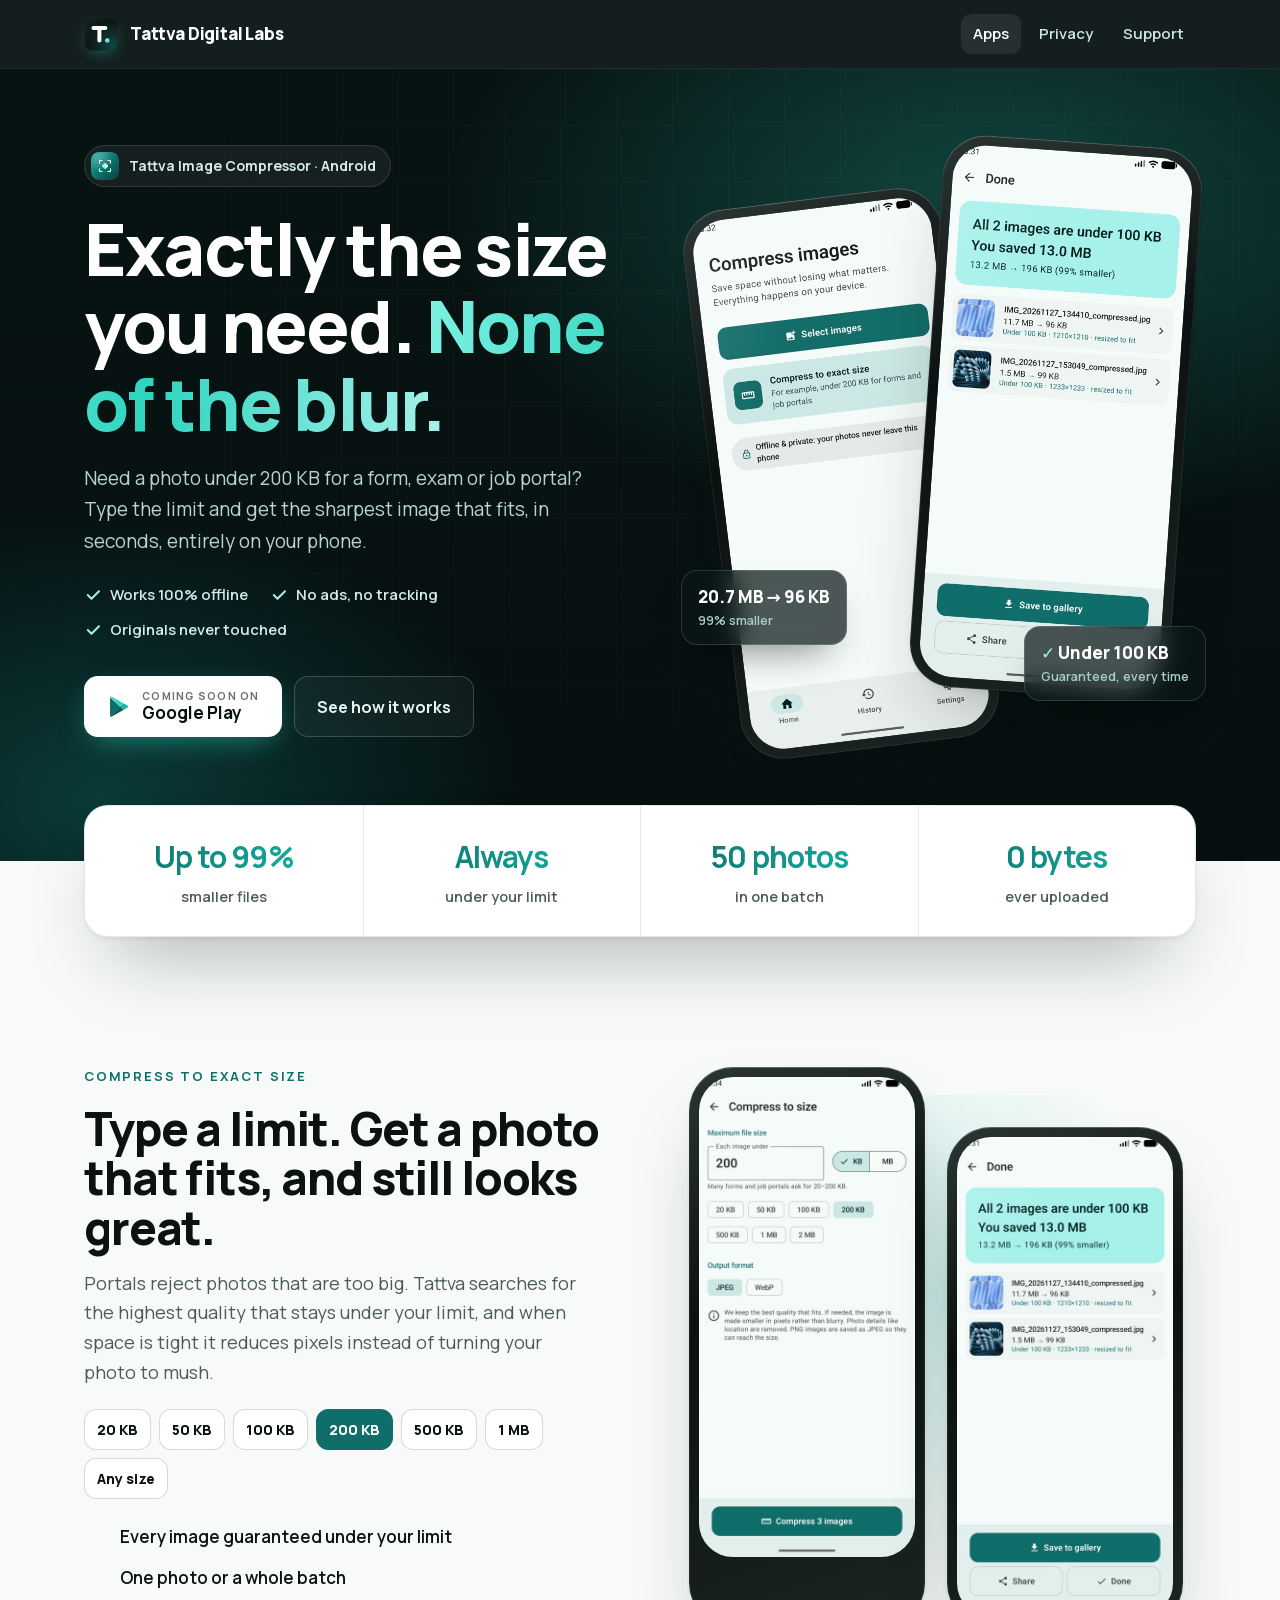
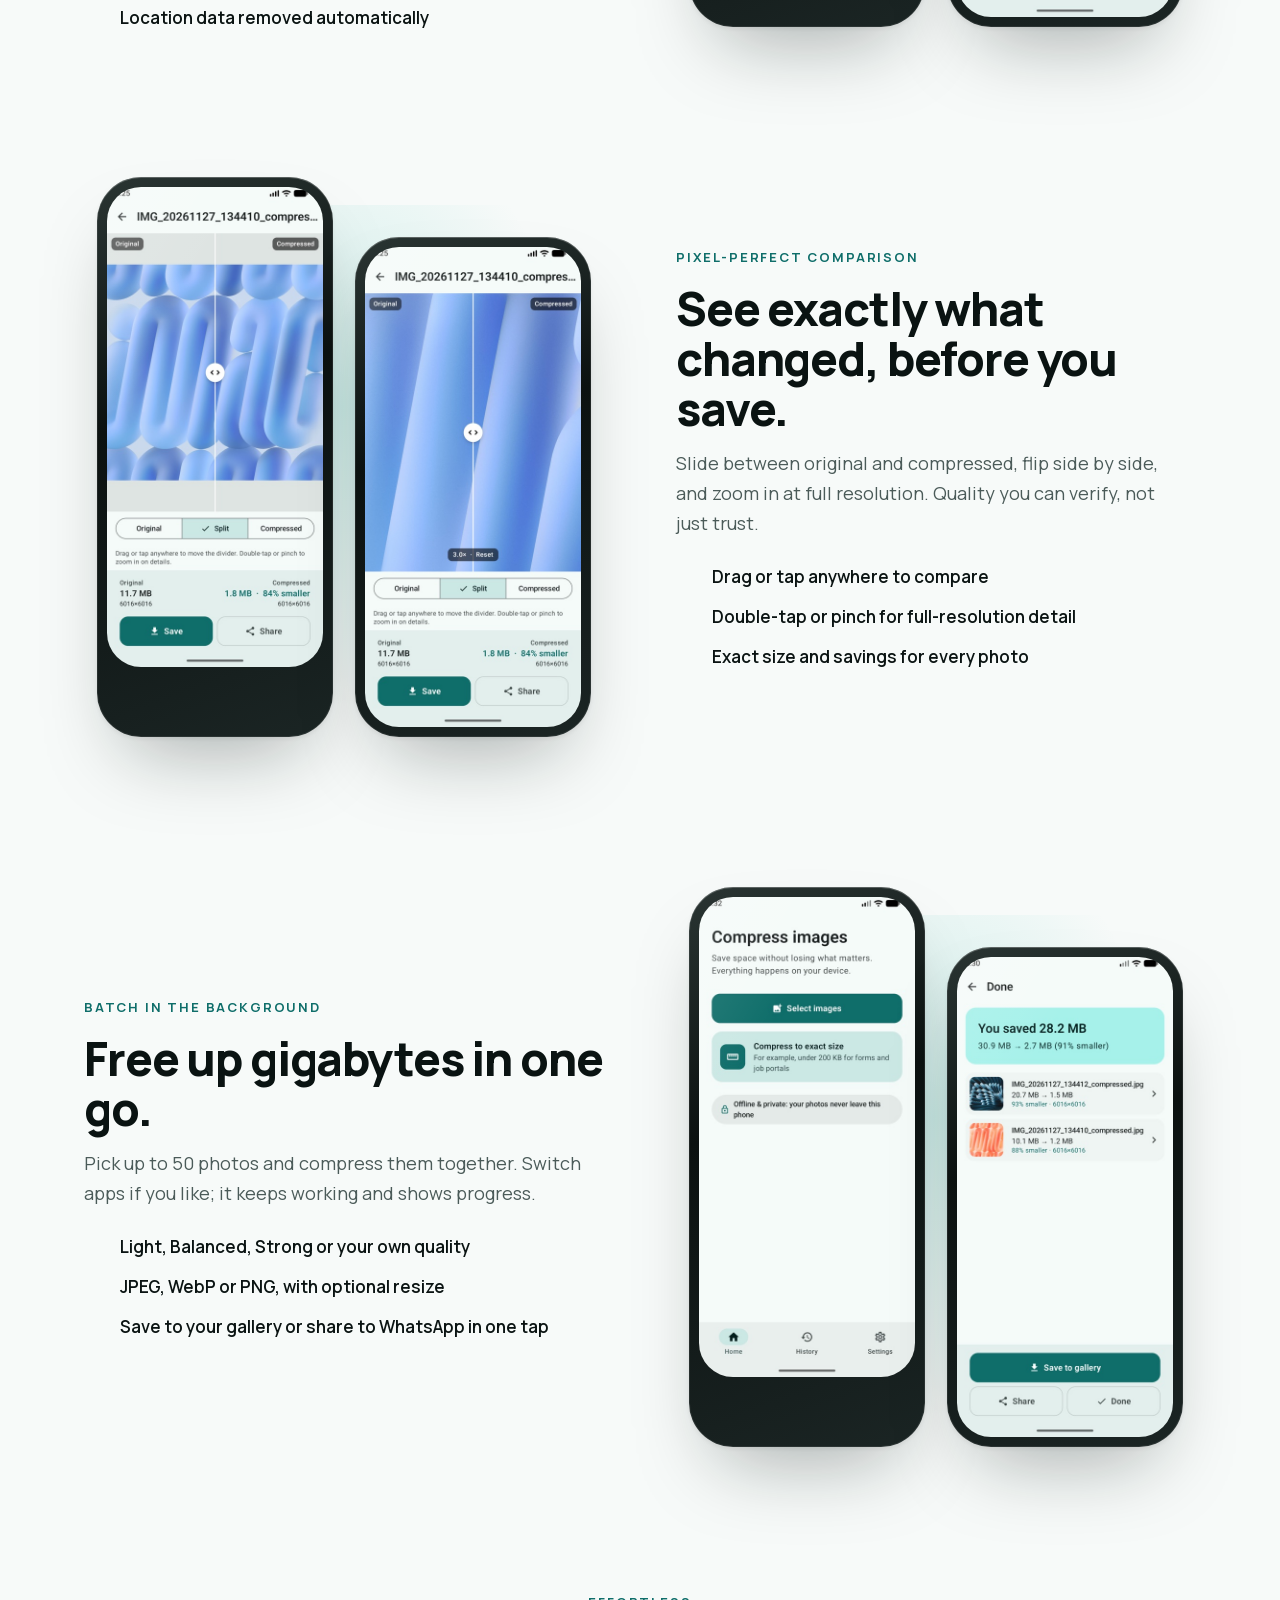
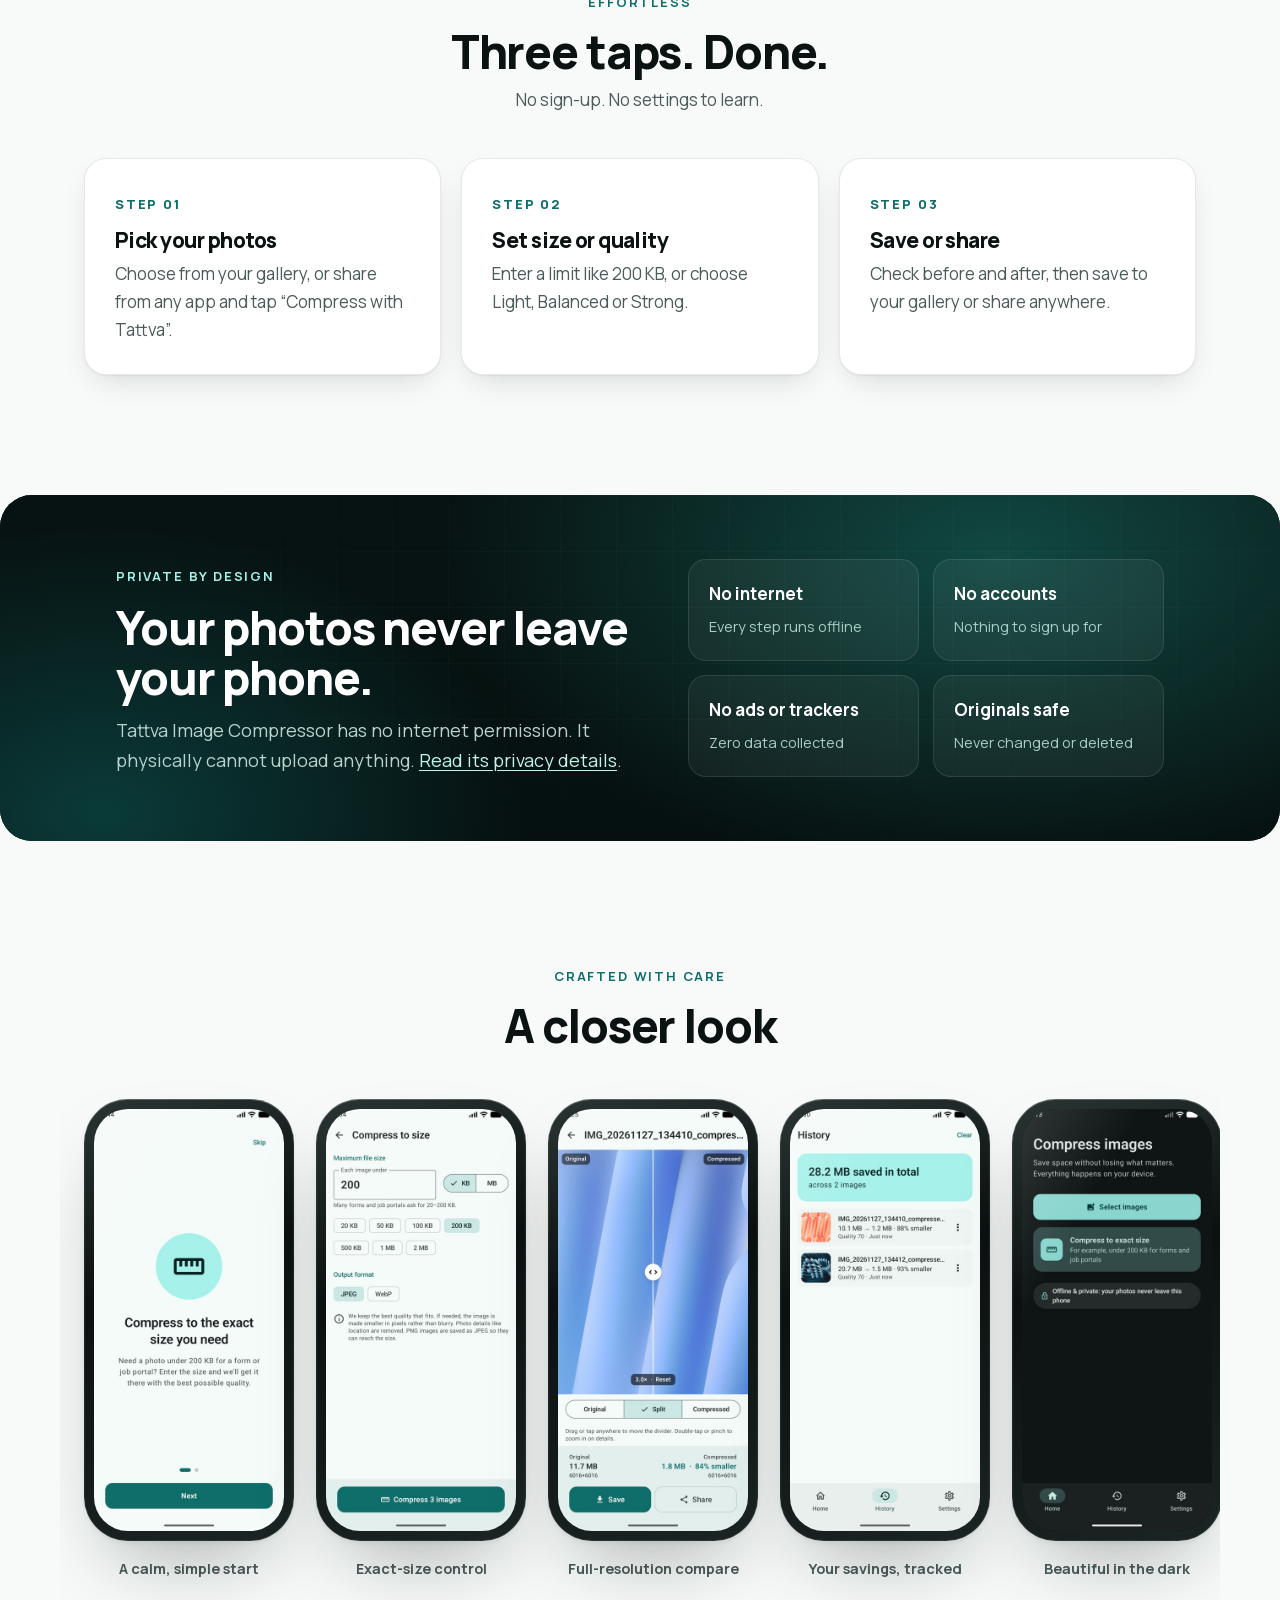
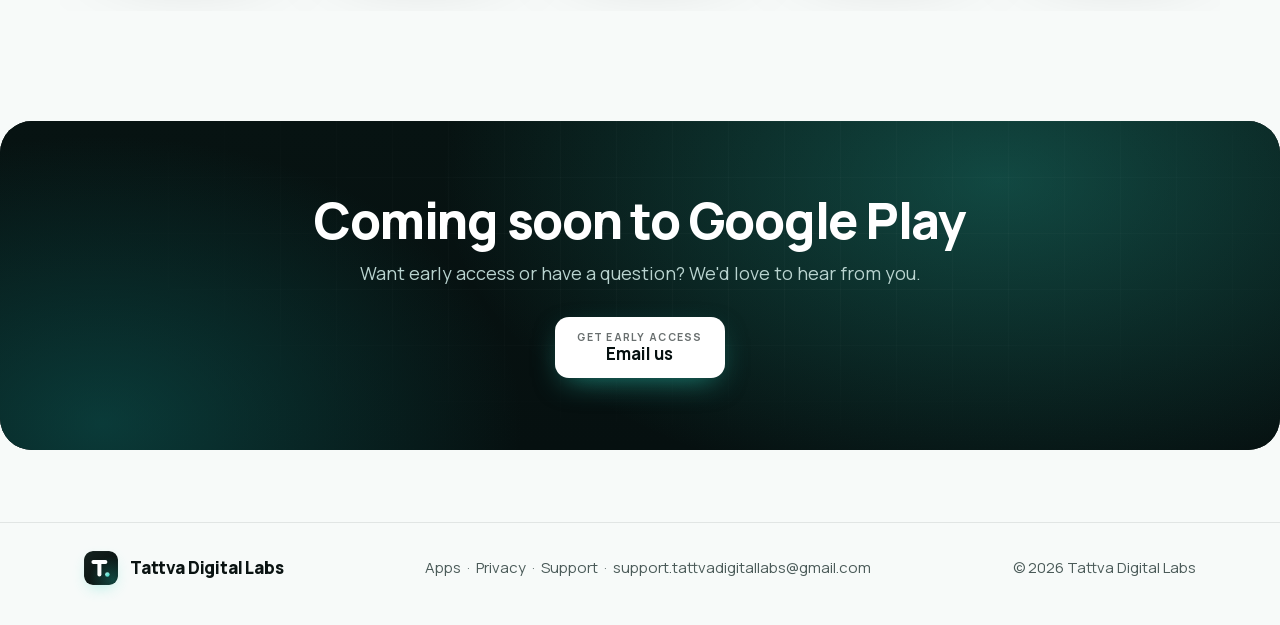
<file: image-compressor/index.html>
<!doctype html>
<html lang="en" class="no-js"><head><meta charset="utf-8"><meta name="viewport" content="width=device-width,initial-scale=1,viewport-fit=cover">
<title>Tattva Image Compressor: compress photos to an exact size</title><meta name="description" content="Compress photos to an exact size like 200 KB for forms, exam and job portals. Fully offline, no ads, no tracking. Your photos never leave your phone.">
<meta name="theme-color" content="#061010">
<meta property="og:type" content="website"><meta property="og:title" content="Tattva Image Compressor: compress photos to an exact size"><meta property="og:description" content="Compress photos to an exact size like 200 KB for forms, exam and job portals. Fully offline, no ads, no tracking. Your photos never leave your phone.">
<meta property="og:image" content="https://tattvadigitallabs.github.io/assets/img/og.png"><meta name="twitter:card" content="summary_large_image">
<link rel="icon" href="/assets/favicon.svg" type="image/svg+xml">
<link rel="preload" href="/assets/fonts/manrope-latin.woff2" as="font" type="font/woff2" crossorigin>
<link rel="stylesheet" href="/assets/style.css?v=2026-11-28"><link rel="stylesheet" href="/assets/home.css?v=2026-11-28">
</head><body>
<header class="nav"><div class="wrap">
<a class="brand" href="/"><img class="mark-img" src="/assets/brand/tattva-mark.svg" alt="" width="34" height="34"><span class="name">Tattva Digital Labs</span></a>
<nav><a href="/apps/" aria-current="page">Apps</a><a href="/privacy/">Privacy</a><a href="/support/">Support</a></nav>
</div></header>

<section class="band hero"><div class="wrap">
  <div class="reveal">
    <span class="app-eyebrow"><img src="/assets/brand/image-compressor-icon.svg" alt="" width="28" height="28">Tattva Image Compressor · Android</span>
    <h1>Exactly the size you need. <em>None of the blur.</em></h1>
    <p class="lead">Need a photo under 200&nbsp;KB for a form, exam or job portal? Type the limit and get the sharpest image that fits, in seconds, entirely on your phone.</p>
    <ul class="assure">
      <li><svg viewBox="0 0 24 24" fill="none" stroke="currentColor" stroke-width="2.6" stroke-linecap="round" stroke-linejoin="round"><path d="M5 12l5 5L20 7"/></svg> Works 100% offline</li><li><svg viewBox="0 0 24 24" fill="none" stroke="currentColor" stroke-width="2.6" stroke-linecap="round" stroke-linejoin="round"><path d="M5 12l5 5L20 7"/></svg> No ads, no tracking</li><li><svg viewBox="0 0 24 24" fill="none" stroke="currentColor" stroke-width="2.6" stroke-linecap="round" stroke-linejoin="round"><path d="M5 12l5 5L20 7"/></svg> Originals never touched</li>
    </ul>
    <div class="cta">
      <span class="btn btn-store"><svg width="24" height="24" viewBox="0 0 24 24" aria-hidden="true"><path fill="#0f6e6a" d="M4.2 2.6c-.13.15-.2.37-.2.65v17.5c0 .28.07.5.2.65l.04.04L14 11.7v-.2L4.24 2.56z"/><path fill="#14b8a6" d="M17.3 15l-3.3-3.3v-.2l3.3-3.3.07.04 3.9 2.22c1.12.63 1.12 1.67 0 2.3l-3.9 2.22z"/><path fill="#0b5a57" d="M17.37 14.96L14 11.6 4.2 21.4c.36.38.96.43 1.64.04l11.53-6.48"/><path fill="#2dd4bf" d="M17.37 8.24L5.84 1.76C5.16 1.37 4.56 1.42 4.2 1.8L14 11.6z"/></svg><span><small>Coming soon on</small><b>Google Play</b></span></span>
      <a class="btn btn-ghost" href="#features">See how it works</a>
    </div>
  </div>
  <div class="stage reveal" aria-hidden="true">
    <div class="device d1"><img src="/assets/img/home.jpg" alt="" loading="lazy" width="450" height="1000"></div>
    <div class="device d2"><img src="/assets/img/target-results.jpg" alt="" loading="lazy" width="450" height="1000"></div>
    <div class="float f1">20.7 MB → 96 KB<span>99% smaller</span></div>
    <div class="float f2"><b>✓</b> Under 100 KB<span>Guaranteed, every time</span></div>
  </div>
</div></section>

<div class="wrap">
  <div class="proof reveal"><div class="grid">
    <div class="cell"><b>Up to 99%</b><span>smaller files</span></div>
    <div class="cell"><b>Always</b><span>under your limit</span></div>
    <div class="cell"><b>50 photos</b><span>in one batch</span></div>
    <div class="cell"><b>0 bytes</b><span>ever uploaded</span></div>
  </div></div>

  <section class="feature" id="features">
    <div class="copy reveal">
      <span class="kicker">Compress to exact size</span>
      <h2>Type a limit. Get a photo that fits, and still looks great.</h2>
      <p>Portals reject photos that are too big. Tattva searches for the highest quality that stays under your limit, and when space is tight it reduces pixels instead of turning your photo to mush.</p>
      <div class="sizes"><span>20 KB</span><span>50 KB</span><span>100 KB</span><span class="on">200 KB</span><span>500 KB</span><span>1 MB</span><span>Any size</span></div>
      <ul class="ticks"><li>Every image guaranteed under your limit</li><li>One photo or a whole batch</li><li>Location data removed automatically</li></ul>
    </div>
    <div class="pair reveal"><div class="device"><img src="/assets/img/target.jpg" alt="Choosing a target size" loading="lazy" width="450" height="1000"></div><div class="device"><img src="/assets/img/target-results.jpg" alt="All images under 100 KB" loading="lazy" width="450" height="1000"></div></div>
  </section>

  <section class="feature rev">
    <div class="copy reveal">
      <span class="kicker">Pixel-perfect comparison</span>
      <h2>See exactly what changed, before you save.</h2>
      <p>Slide between original and compressed, flip side by side, and zoom in at full resolution. Quality you can verify, not just trust.</p>
      <ul class="ticks"><li>Drag or tap anywhere to compare</li><li>Double-tap or pinch for full-resolution detail</li><li>Exact size and savings for every photo</li></ul>
    </div>
    <div class="pair reveal"><div class="device"><img src="/assets/img/compare.jpg" alt="Before and after slider" loading="lazy" width="450" height="1000"></div><div class="device"><img src="/assets/img/compare-zoom.jpg" alt="Zoomed comparison at full resolution" loading="lazy" width="450" height="1000"></div></div>
  </section>

  <section class="feature">
    <div class="copy reveal">
      <span class="kicker">Batch in the background</span>
      <h2>Free up gigabytes in one go.</h2>
      <p>Pick up to 50 photos and compress them together. Switch apps if you like; it keeps working and shows progress.</p>
      <ul class="ticks"><li>Light, Balanced, Strong or your own quality</li><li>JPEG, WebP or PNG, with optional resize</li><li>Save to your gallery or share to WhatsApp in one tap</li></ul>
    </div>
    <div class="pair reveal"><div class="device"><img src="/assets/img/home.jpg" alt="Home screen" loading="lazy" width="450" height="1000"></div><div class="device"><img src="/assets/img/batch.jpg" alt="Batch results showing space saved" loading="lazy" width="450" height="1000"></div></div>
  </section>

  <section class="how">
    <span class="kicker reveal">Effortless</span>
    <h2 class="reveal">Three taps. Done.</h2>
    <p class="muted reveal">No sign-up. No settings to learn.</p>
    <div class="steps">
      <div class="step reveal"><span class="n">STEP 01</span><h3>Pick your photos</h3><p>Choose from your gallery, or share from any app and tap “Compress with Tattva”.</p></div>
      <div class="step reveal"><span class="n">STEP 02</span><h3>Set size or quality</h3><p>Enter a limit like 200&nbsp;KB, or choose Light, Balanced or Strong.</p></div>
      <div class="step reveal"><span class="n">STEP 03</span><h3>Save or share</h3><p>Check before and after, then save to your gallery or share anywhere.</p></div>
    </div>
  </section>
</div>

<section class="band trust reveal"><div class="wrap">
  <div>
    <span class="kicker">Private by design</span>
    <h2>Your photos never leave your phone.</h2>
    <p>Tattva Image Compressor has no internet permission. It physically cannot upload anything. <a href="/privacy/#image-compressor">Read its privacy details</a>.</p>
  </div>
  <div class="tiles">
    <div class="tile"><b>No internet</b><span>Every step runs offline</span></div>
    <div class="tile"><b>No accounts</b><span>Nothing to sign up for</span></div>
    <div class="tile"><b>No ads or trackers</b><span>Zero data collected</span></div>
    <div class="tile"><b>Originals safe</b><span>Never changed or deleted</span></div>
  </div>
</div></section>

<div class="wrap">
  <section class="gallery-sec">
    <span class="kicker reveal">Crafted with care</span>
    <h2 class="reveal">A closer look</h2>
    <div class="gallery">
      <figure><div class="device"><img src="/assets/img/onboarding.jpg" alt="Welcome screen" loading="lazy" width="450" height="1000"></div><figcaption>A calm, simple start</figcaption></figure>
      <figure><div class="device"><img src="/assets/img/target.jpg" alt="Compress to size" loading="lazy" width="450" height="1000"></div><figcaption>Exact-size control</figcaption></figure>
      <figure><div class="device"><img src="/assets/img/compare-zoom.jpg" alt="Zoomed comparison" loading="lazy" width="450" height="1000"></div><figcaption>Full-resolution compare</figcaption></figure>
      <figure><div class="device"><img src="/assets/img/history.jpg" alt="History" loading="lazy" width="450" height="1000"></div><figcaption>Your savings, tracked</figcaption></figure>
      <figure><div class="device"><img src="/assets/img/dark.jpg" alt="Dark mode" loading="lazy" width="450" height="1000"></div><figcaption>Beautiful in the dark</figcaption></figure>
    </div>
  </section>
</div>

<section class="band final reveal"><div class="wrap">
  <h2>Coming soon to Google Play</h2>
  <p>Want early access or have a question? We'd love to hear from you.</p>
  <div class="cta"><a class="btn btn-store" href="mailto:support.tattvadigitallabs@gmail.com?subject=Early%20access%20-%20Tattva%20Image%20Compressor"><span><small>Get early access</small><b>Email us</b></span></a></div>
</div></section>
<footer class="foot"><div class="wrap">
<a class="brand" href="/"><img class="mark-img" src="/assets/brand/tattva-mark.svg" alt="" width="34" height="34"><span>Tattva Digital Labs</span></a>
<span><a href="/apps/">Apps</a> &nbsp;·&nbsp; <a href="/privacy/">Privacy</a> &nbsp;·&nbsp; <a href="/support/">Support</a> &nbsp;·&nbsp; <a href="mailto:support.tattvadigitallabs@gmail.com">support.tattvadigitallabs@gmail.com</a></span>
<span>© 2026 Tattva Digital Labs</span>
</div></footer>
<script src="/assets/site.js?v=2026-11-28" defer></script>
</body></html>
</file>
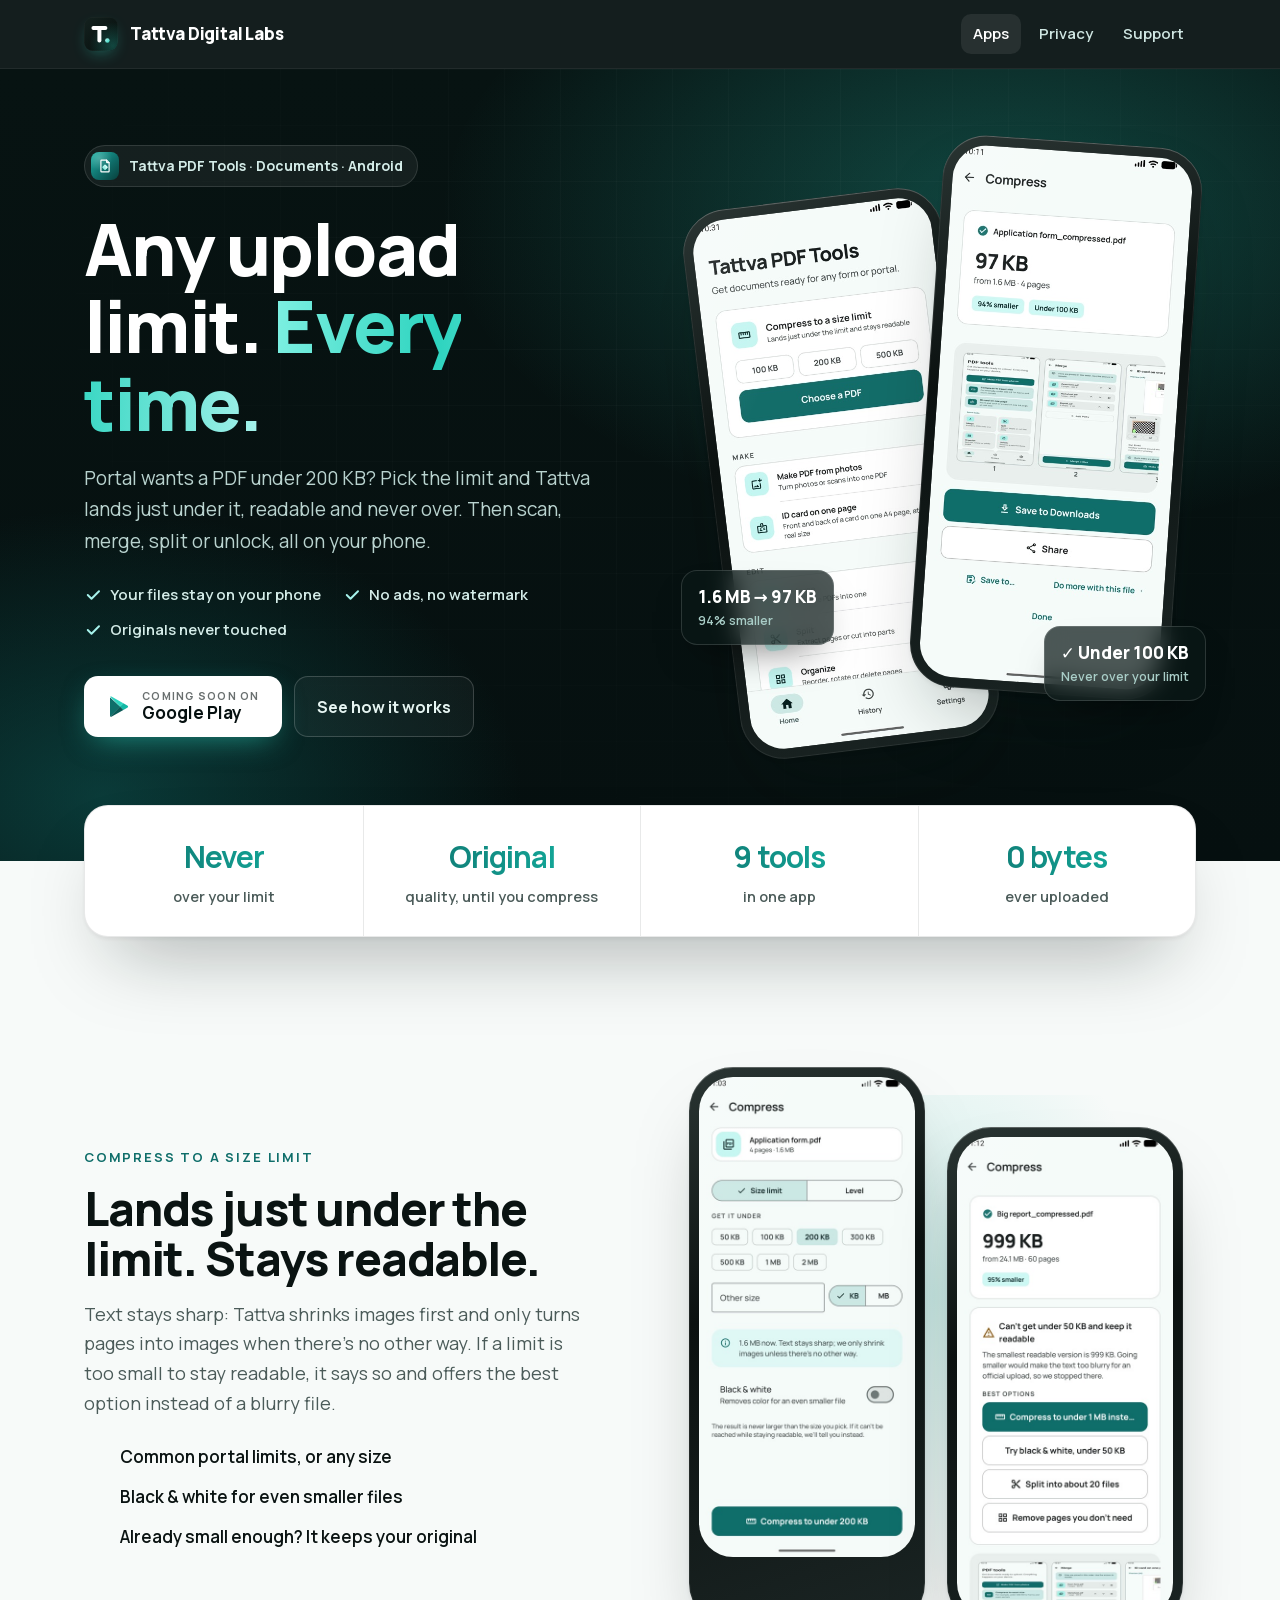
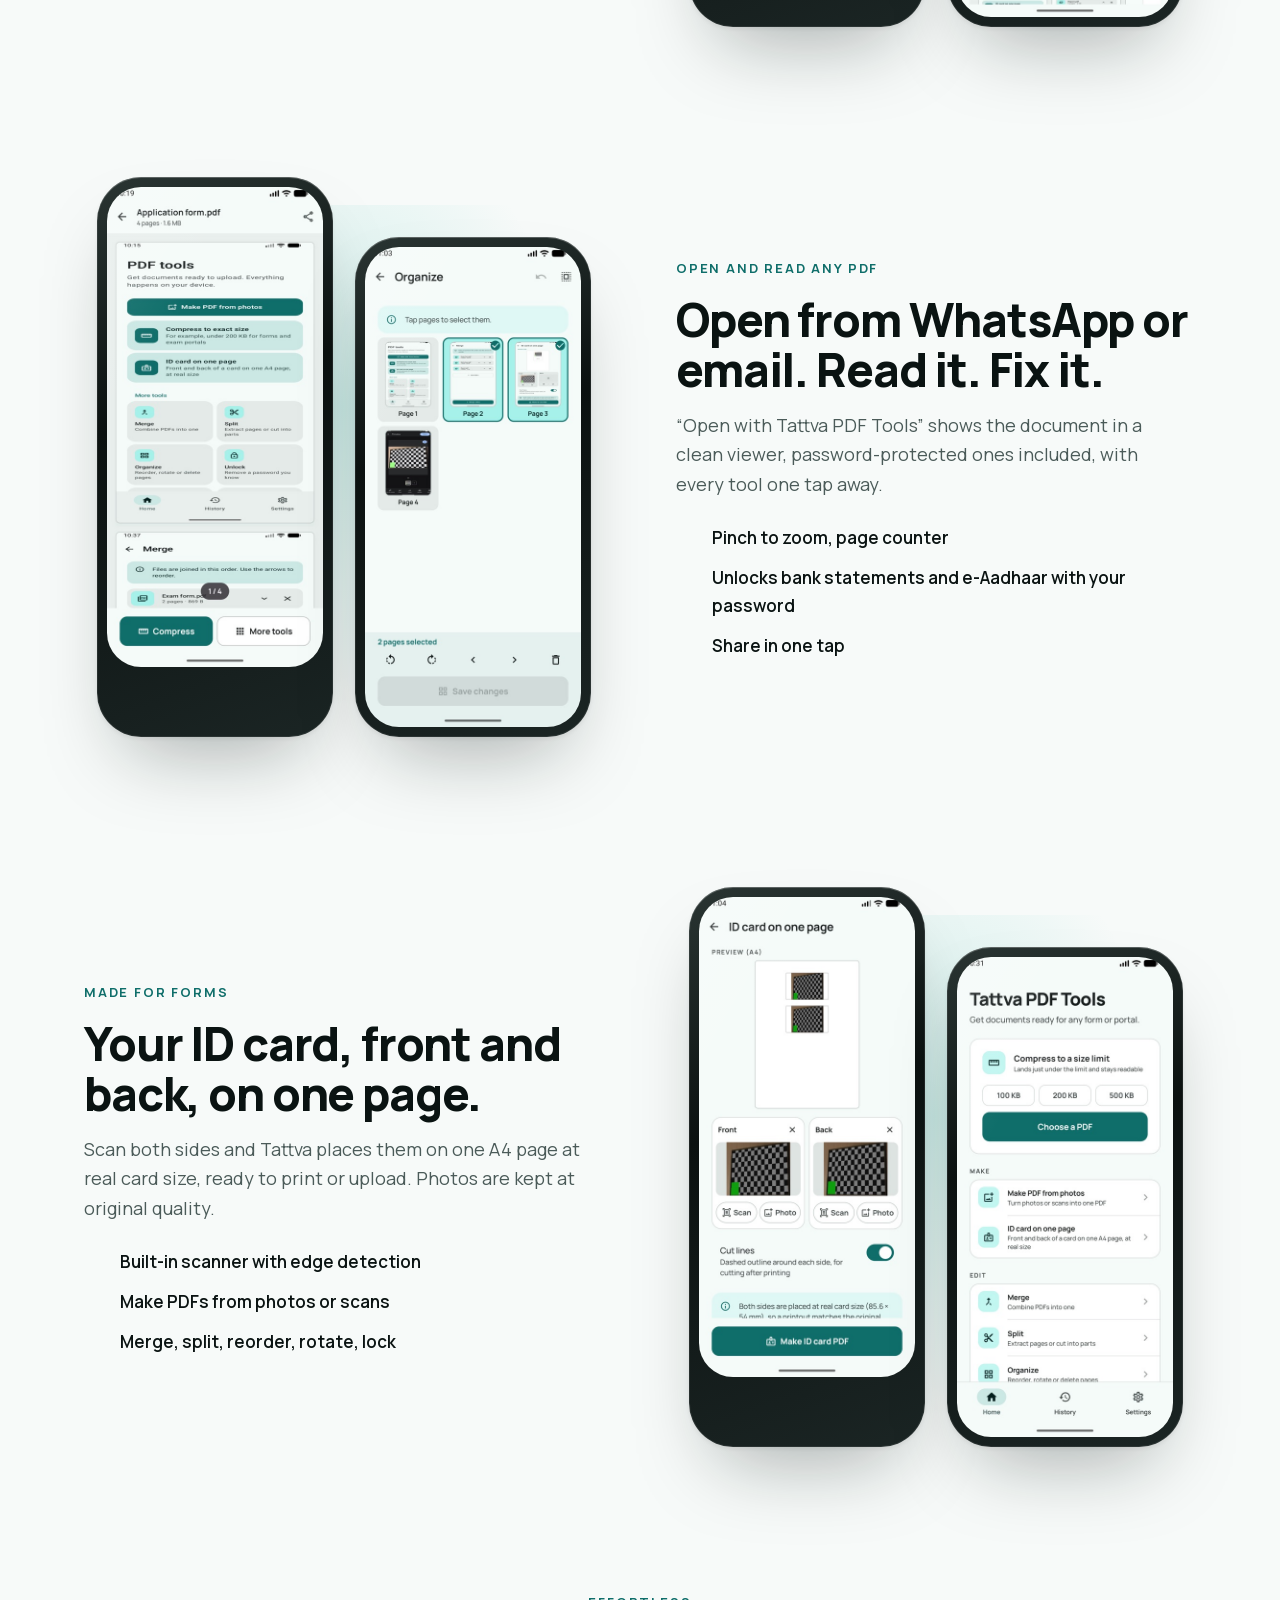
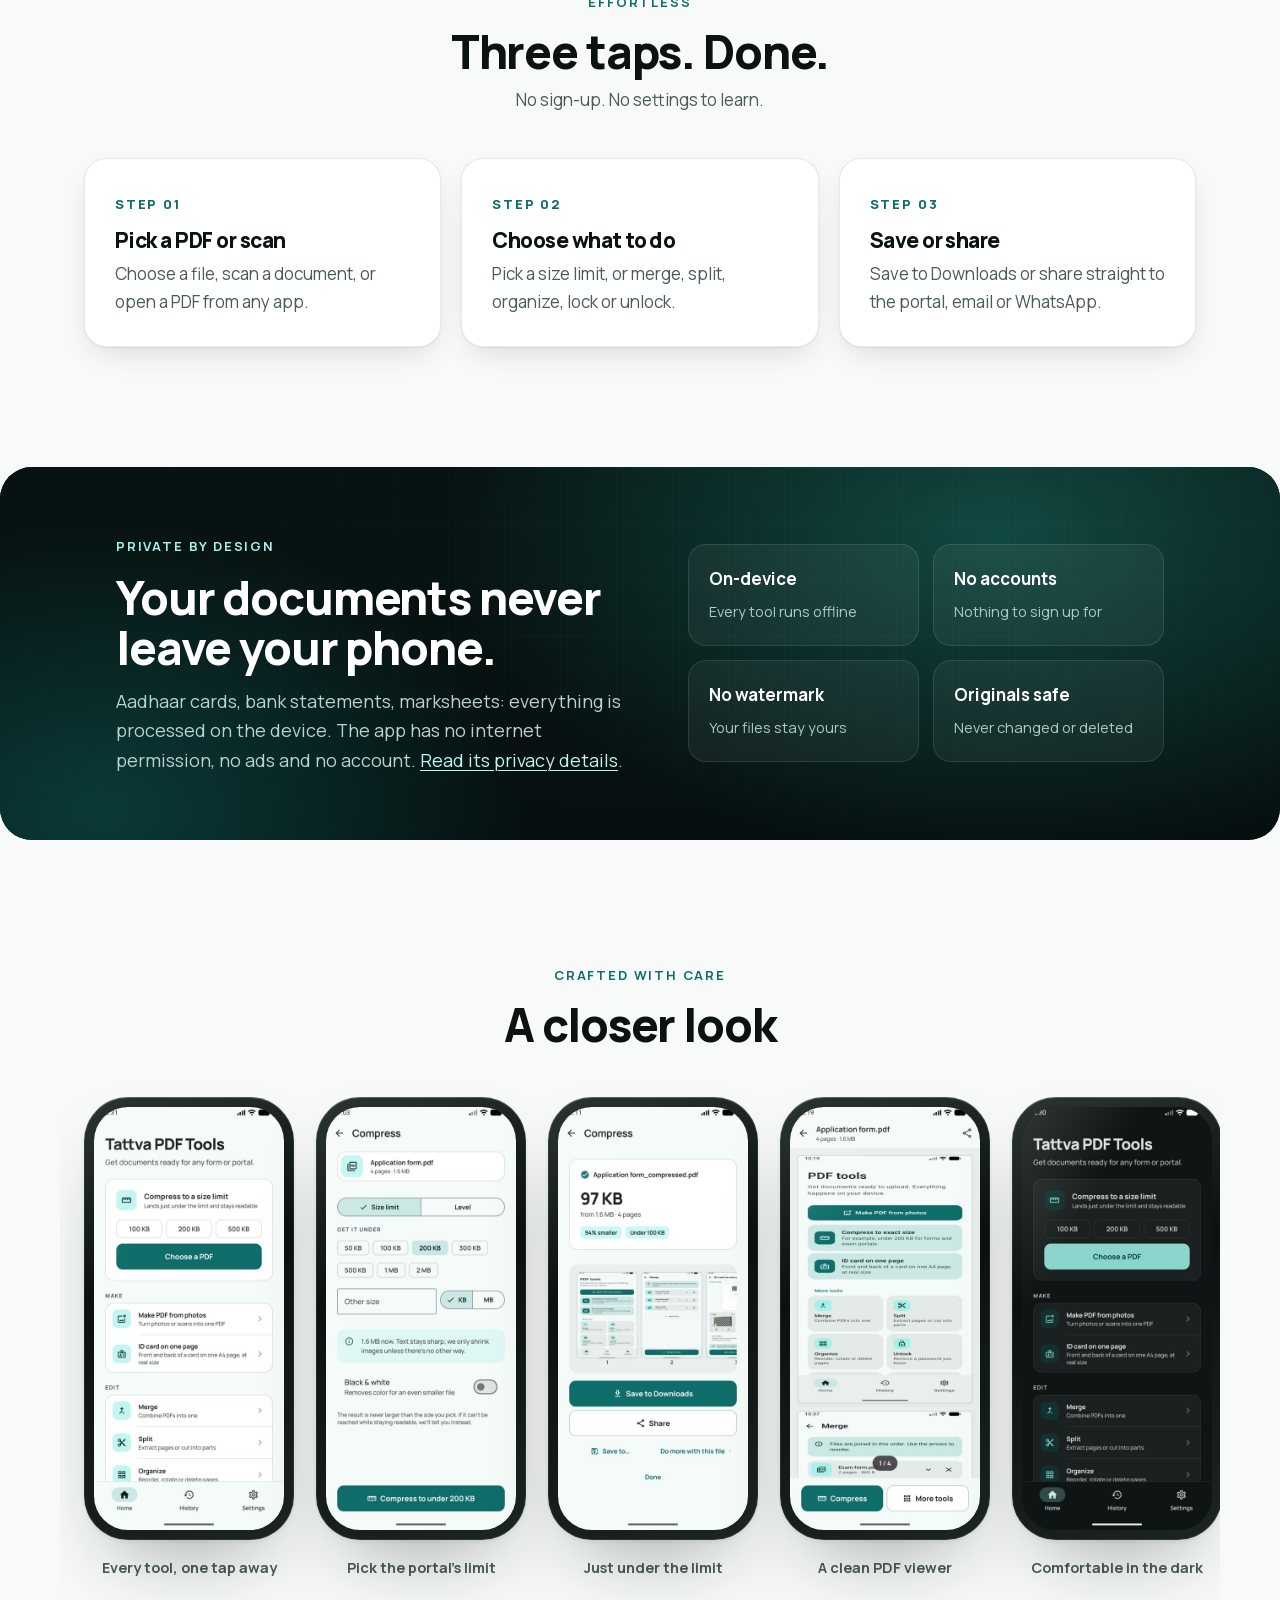
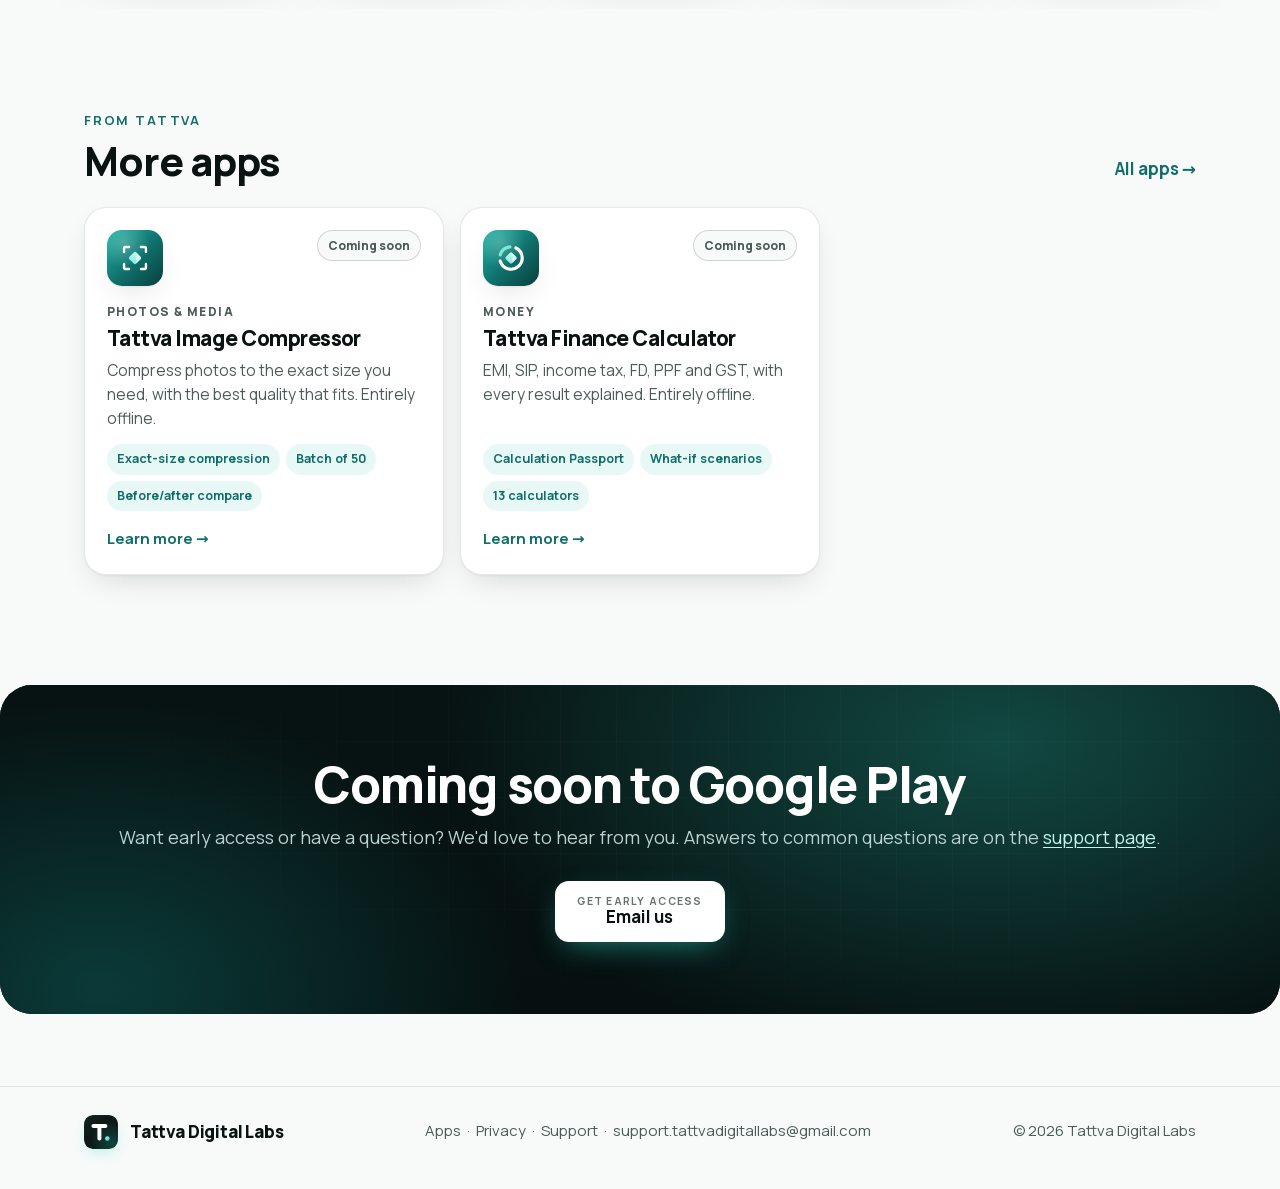
<file: pdf-tools/index.html>
<!doctype html>
<html lang="en" class="no-js"><head><meta charset="utf-8"><meta name="viewport" content="width=device-width,initial-scale=1,viewport-fit=cover">
<title>Tattva PDF Tools: compress PDFs to any size limit</title><meta name="description" content="Compress PDFs to 100 KB, 200 KB or any size for forms and exam portals, never over the limit. Scan, merge, split, organize, lock and unlock. Fully offline.">
<meta name="theme-color" content="#061010">
<meta property="og:type" content="website"><meta property="og:title" content="Tattva PDF Tools: compress PDFs to any size limit"><meta property="og:description" content="Compress PDFs to 100 KB, 200 KB or any size for forms and exam portals, never over the limit. Scan, merge, split, organize, lock and unlock. Fully offline.">
<meta property="og:image" content="https://tattvadigitallabs.github.io/assets/img/pdf-og.png"><meta name="twitter:card" content="summary_large_image">
<link rel="icon" href="/assets/favicon.svg" type="image/svg+xml">
<link rel="preload" href="/assets/fonts/manrope-latin.woff2" as="font" type="font/woff2" crossorigin>
<link rel="stylesheet" href="/assets/style.css?v=2026-11-28"><link rel="stylesheet" href="/assets/home.css?v=2026-11-28"><link rel="stylesheet" href="/assets/apps.css?v=2026-11-28">
</head><body>
<header class="nav"><div class="wrap">
<a class="brand" href="/"><img class="mark-img" src="/assets/brand/tattva-mark.svg" alt="" width="34" height="34"><span class="name">Tattva Digital Labs</span></a>
<nav><a href="/apps/" aria-current="page">Apps</a><a href="/privacy/">Privacy</a><a href="/support/">Support</a></nav>
</div></header>

<section class="band hero"><div class="wrap">
  <div class="reveal">
    <span class="app-eyebrow"><img src="/assets/brand/pdf-tools-icon.svg" alt="" width="28" height="28">Tattva PDF Tools · Documents · Android</span>
    <h1>Any upload limit. <em>Every time.</em></h1>
    <p class="lead">Portal wants a PDF under 200&nbsp;KB? Pick the limit and Tattva lands just under it, readable and never over. Then scan, merge, split or unlock, all on your phone.</p>
    <ul class="assure"><li><svg viewBox="0 0 24 24" fill="none" stroke="currentColor" stroke-width="2.6" stroke-linecap="round" stroke-linejoin="round"><path d="M5 12l5 5L20 7"/></svg> Your files stay on your phone</li><li><svg viewBox="0 0 24 24" fill="none" stroke="currentColor" stroke-width="2.6" stroke-linecap="round" stroke-linejoin="round"><path d="M5 12l5 5L20 7"/></svg> No ads, no watermark</li><li><svg viewBox="0 0 24 24" fill="none" stroke="currentColor" stroke-width="2.6" stroke-linecap="round" stroke-linejoin="round"><path d="M5 12l5 5L20 7"/></svg> Originals never touched</li></ul>
    <div class="cta"><span class="btn btn-store"><svg width="24" height="24" viewBox="0 0 24 24" aria-hidden="true"><path fill="#0f6e6a" d="M4.2 2.6c-.13.15-.2.37-.2.65v17.5c0 .28.07.5.2.65l.04.04L14 11.7v-.2L4.24 2.56z"/><path fill="#14b8a6" d="M17.3 15l-3.3-3.3v-.2l3.3-3.3.07.04 3.9 2.22c1.12.63 1.12 1.67 0 2.3l-3.9 2.22z"/><path fill="#0b5a57" d="M17.37 14.96L14 11.6 4.2 21.4c.36.38.96.43 1.64.04l11.53-6.48"/><path fill="#2dd4bf" d="M17.37 8.24L5.84 1.76C5.16 1.37 4.56 1.42 4.2 1.8L14 11.6z"/></svg><span><small>Coming soon on</small><b>Google Play</b></span></span><a class="btn btn-ghost" href="#features">See how it works</a></div>
  </div>
  <div class="stage reveal" aria-hidden="true"><div class="device d1"><img src="/assets/img/pdf-home.jpg" alt="" loading="lazy" width="450" height="1000"></div><div class="device d2"><img src="/assets/img/pdf-result.jpg" alt="" loading="lazy" width="450" height="1000"></div><div class="float f1">1.6 MB → 97 KB<span>94% smaller</span></div><div class="float f2">✓ Under 100 KB<span>Never over your limit</span></div></div>
</div></section>

<div class="wrap">
  <div class="proof reveal"><div class="grid"><div class="cell"><b>Never</b><span>over your limit</span></div><div class="cell"><b>Original</b><span>quality, until you compress</span></div><div class="cell"><b>9 tools</b><span>in one app</span></div><div class="cell"><b>0 bytes</b><span>ever uploaded</span></div></div></div>
  <section class="feature" id="features">
    <div class="copy reveal"><span class="kicker">Compress to a size limit</span><h2>Lands just under the limit. Stays readable.</h2><p>Text stays sharp: Tattva shrinks images first and only turns pages into images when there's no other way. If a limit is too small to stay readable, it says so and offers the best option instead of a blurry file.</p><ul class="ticks"><li>Common portal limits, or any size</li><li>Black &amp; white for even smaller files</li><li>Already small enough? It keeps your original</li></ul></div>
    <div class="pair reveal"><div class="device"><img src="/assets/img/pdf-compress.jpg" alt="" loading="lazy" width="450" height="1000"></div><div class="device"><img src="/assets/img/pdf-advice.jpg" alt="" loading="lazy" width="450" height="1000"></div></div>
  </section><section class="feature rev">
    <div class="copy reveal"><span class="kicker">Open and read any PDF</span><h2>Open from WhatsApp or email. Read it. Fix it.</h2><p>“Open with Tattva PDF Tools” shows the document in a clean viewer, password-protected ones included, with every tool one tap away.</p><ul class="ticks"><li>Pinch to zoom, page counter</li><li>Unlocks bank statements and e-Aadhaar with your password</li><li>Share in one tap</li></ul></div>
    <div class="pair reveal"><div class="device"><img src="/assets/img/pdf-viewer.jpg" alt="" loading="lazy" width="450" height="1000"></div><div class="device"><img src="/assets/img/pdf-organize.jpg" alt="" loading="lazy" width="450" height="1000"></div></div>
  </section><section class="feature">
    <div class="copy reveal"><span class="kicker">Made for forms</span><h2>Your ID card, front and back, on one page.</h2><p>Scan both sides and Tattva places them on one A4 page at real card size, ready to print or upload. Photos are kept at original quality.</p><ul class="ticks"><li>Built-in scanner with edge detection</li><li>Make PDFs from photos or scans</li><li>Merge, split, reorder, rotate, lock</li></ul></div>
    <div class="pair reveal"><div class="device"><img src="/assets/img/pdf-idcard.jpg" alt="" loading="lazy" width="450" height="1000"></div><div class="device"><img src="/assets/img/pdf-home.jpg" alt="" loading="lazy" width="450" height="1000"></div></div>
  </section>
  <section class="how">
    <span class="kicker reveal">Effortless</span>
    <h2 class="reveal">Three taps. Done.</h2>
    <p class="muted reveal">No sign-up. No settings to learn.</p>
    <div class="steps"><div class="step reveal"><span class="n">STEP 01</span><h3>Pick a PDF or scan</h3><p>Choose a file, scan a document, or open a PDF from any app.</p></div><div class="step reveal"><span class="n">STEP 02</span><h3>Choose what to do</h3><p>Pick a size limit, or merge, split, organize, lock or unlock.</p></div><div class="step reveal"><span class="n">STEP 03</span><h3>Save or share</h3><p>Save to Downloads or share straight to the portal, email or WhatsApp.</p></div></div>
  </section>
</div>

<section class="band trust reveal"><div class="wrap">
  <div>
    <span class="kicker">Private by design</span>
    <h2>Your documents never leave your phone.</h2>
    <p>Aadhaar cards, bank statements, marksheets: everything is processed on the device. The app has no internet permission, no ads and no account. <a href="/privacy/#pdf-tools">Read its privacy details</a>.</p>
  </div>
  <div class="tiles"><div class="tile"><b>On-device</b><span>Every tool runs offline</span></div><div class="tile"><b>No accounts</b><span>Nothing to sign up for</span></div><div class="tile"><b>No watermark</b><span>Your files stay yours</span></div><div class="tile"><b>Originals safe</b><span>Never changed or deleted</span></div></div>
</div></section>

<div class="wrap">
  <section class="gallery-sec">
    <span class="kicker reveal">Crafted with care</span>
    <h2 class="reveal">A closer look</h2>
    <div class="gallery"><figure><div class="device"><img src="/assets/img/pdf-home.jpg" alt="Every tool, one tap away" loading="lazy" width="450" height="1000"></div><figcaption>Every tool, one tap away</figcaption></figure><figure><div class="device"><img src="/assets/img/pdf-compress.jpg" alt="Pick the portal's limit" loading="lazy" width="450" height="1000"></div><figcaption>Pick the portal's limit</figcaption></figure><figure><div class="device"><img src="/assets/img/pdf-result.jpg" alt="Just under the limit" loading="lazy" width="450" height="1000"></div><figcaption>Just under the limit</figcaption></figure><figure><div class="device"><img src="/assets/img/pdf-viewer.jpg" alt="A clean PDF viewer" loading="lazy" width="450" height="1000"></div><figcaption>A clean PDF viewer</figcaption></figure><figure><div class="device"><img src="/assets/img/pdf-dark.jpg" alt="Comfortable in the dark" loading="lazy" width="450" height="1000"></div><figcaption>Comfortable in the dark</figcaption></figure></div>
  </section>
  <section class="more-apps">
    <div class="dir-head"><div><span class="kicker">From Tattva</span><h2>More apps</h2></div><a class="all-link" href="/apps/">All apps →</a></div>
    <div class="app-grid"><a class="app-card" href="/image-compressor/" data-cat="photos" data-search="tattva image compressor compress photos to the exact size you need, with the best quality that fits. entirely offline. photos & media image photo compress resize jpeg kb form exam job portal batch exact-size compression batch of 50 before/after compare">
  <div class="top"><img class="icon" src="/assets/brand/image-compressor-icon.svg" alt="" width="56" height="56" loading="lazy"><span class="badge soon">Coming soon</span></div>
  <span class="cat">Photos & media</span>
  <h3>Tattva Image Compressor</h3>
  <p>Compress photos to the exact size you need, with the best quality that fits. Entirely offline.</p>
  <div class="tags"><span>Exact-size compression</span><span>Batch of 50</span><span>Before/after compare</span></div>
  <span class="more">Learn more <span aria-hidden="true">→</span></span>
</a><a class="app-card" href="/finance-calculator/" data-cat="money" data-search="tattva finance calculator emi, sip, income tax, fd, ppf and gst, with every result explained. entirely offline. money finance emi sip income tax fd ppf gst loan calculator india lakh crore calculation passport what-if scenarios 13 calculators">
  <div class="top"><img class="icon" src="/assets/brand/finance-calculator-icon.svg" alt="" width="56" height="56" loading="lazy"><span class="badge soon">Coming soon</span></div>
  <span class="cat">Money</span>
  <h3>Tattva Finance Calculator</h3>
  <p>EMI, SIP, income tax, FD, PPF and GST, with every result explained. Entirely offline.</p>
  <div class="tags"><span>Calculation Passport</span><span>What-if scenarios</span><span>13 calculators</span></div>
  <span class="more">Learn more <span aria-hidden="true">→</span></span>
</a></div>
  </section>
</div>

<section class="band final reveal"><div class="wrap">
  <h2>Coming soon to Google Play</h2>
  <p>Want early access or have a question? We'd love to hear from you. Answers to common questions are on the <a href="/support/#pdf-tools">support page</a>.</p>
  <div class="cta"><a class="btn btn-store" href="mailto:support.tattvadigitallabs@gmail.com?subject=Early%20access%20-%20Tattva%20PDF%20Tools"><span><small>Get early access</small><b>Email us</b></span></a></div>
</div></section>
<footer class="foot"><div class="wrap">
<a class="brand" href="/"><img class="mark-img" src="/assets/brand/tattva-mark.svg" alt="" width="34" height="34"><span>Tattva Digital Labs</span></a>
<span><a href="/apps/">Apps</a> &nbsp;·&nbsp; <a href="/privacy/">Privacy</a> &nbsp;·&nbsp; <a href="/support/">Support</a> &nbsp;·&nbsp; <a href="mailto:support.tattvadigitallabs@gmail.com">support.tattvadigitallabs@gmail.com</a></span>
<span>© 2026 Tattva Digital Labs</span>
</div></footer>
<script src="/assets/site.js?v=2026-11-28" defer></script>
</body></html>
</file>
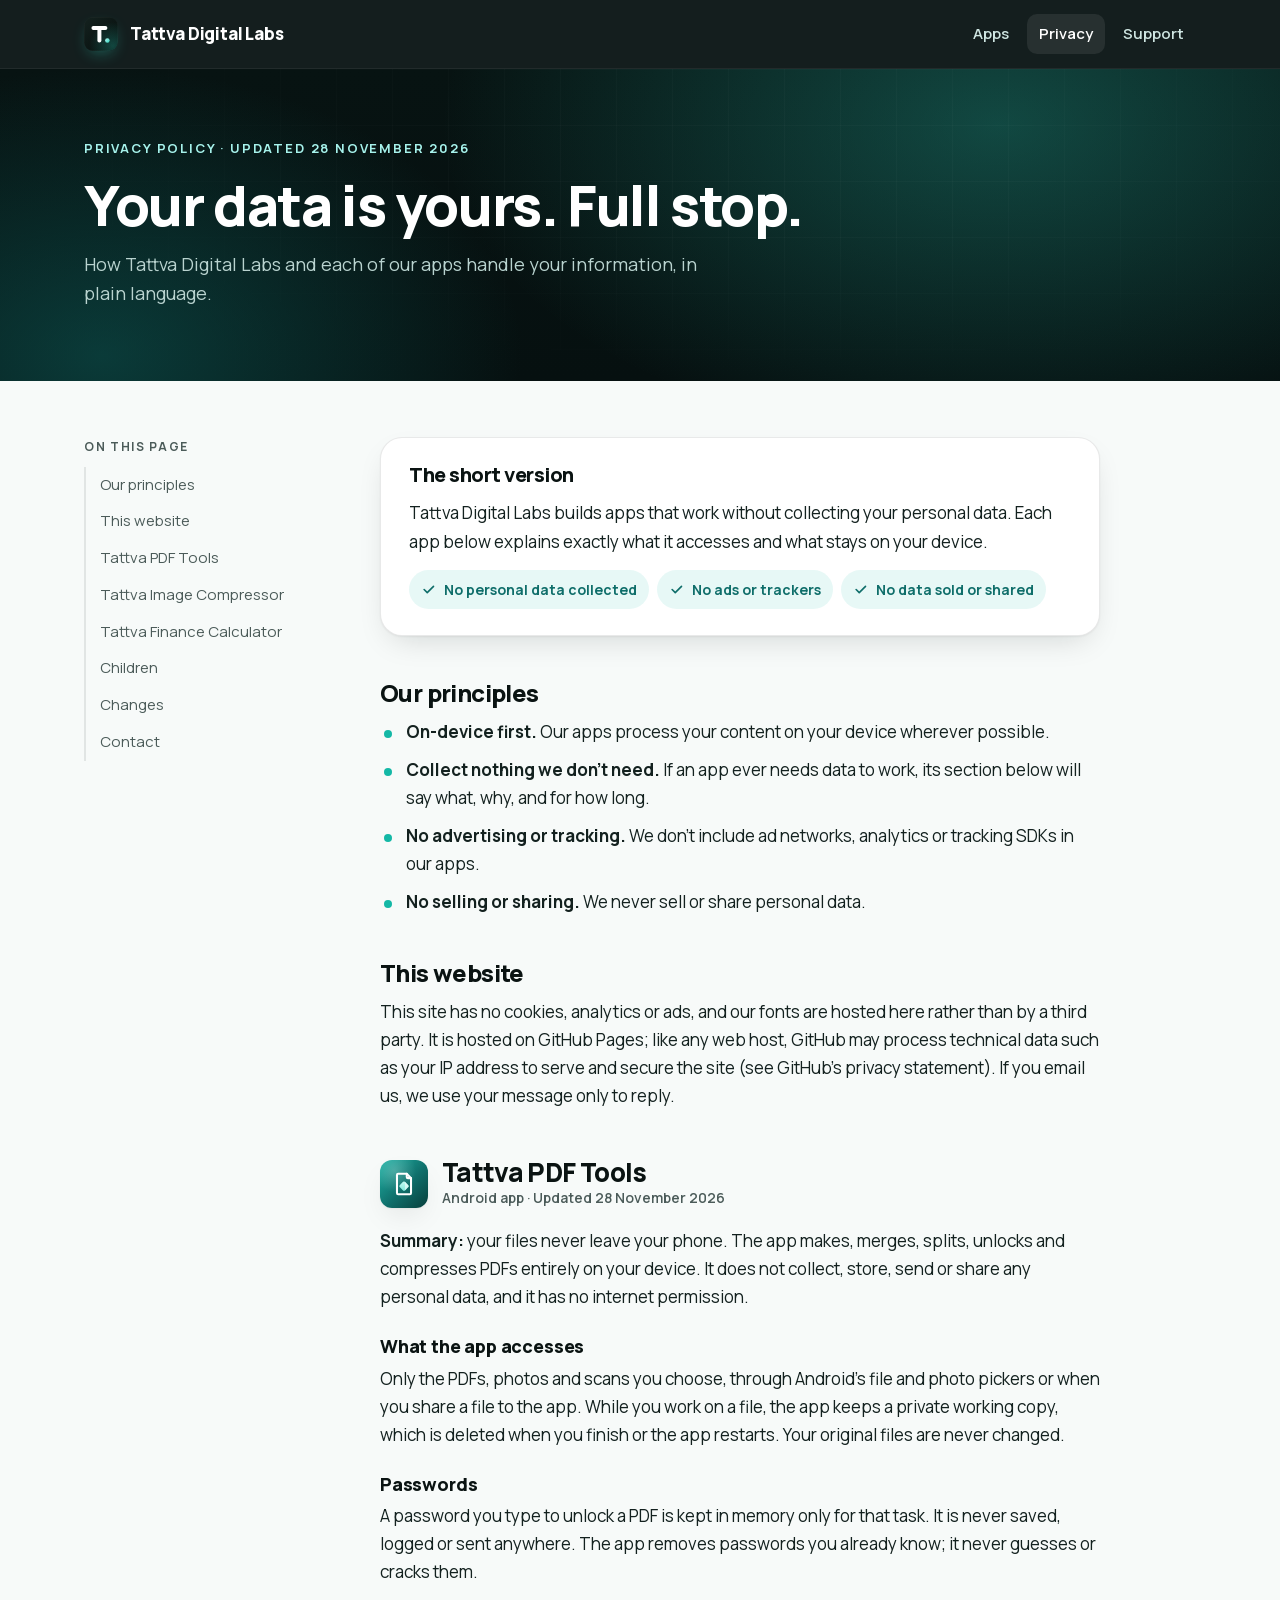
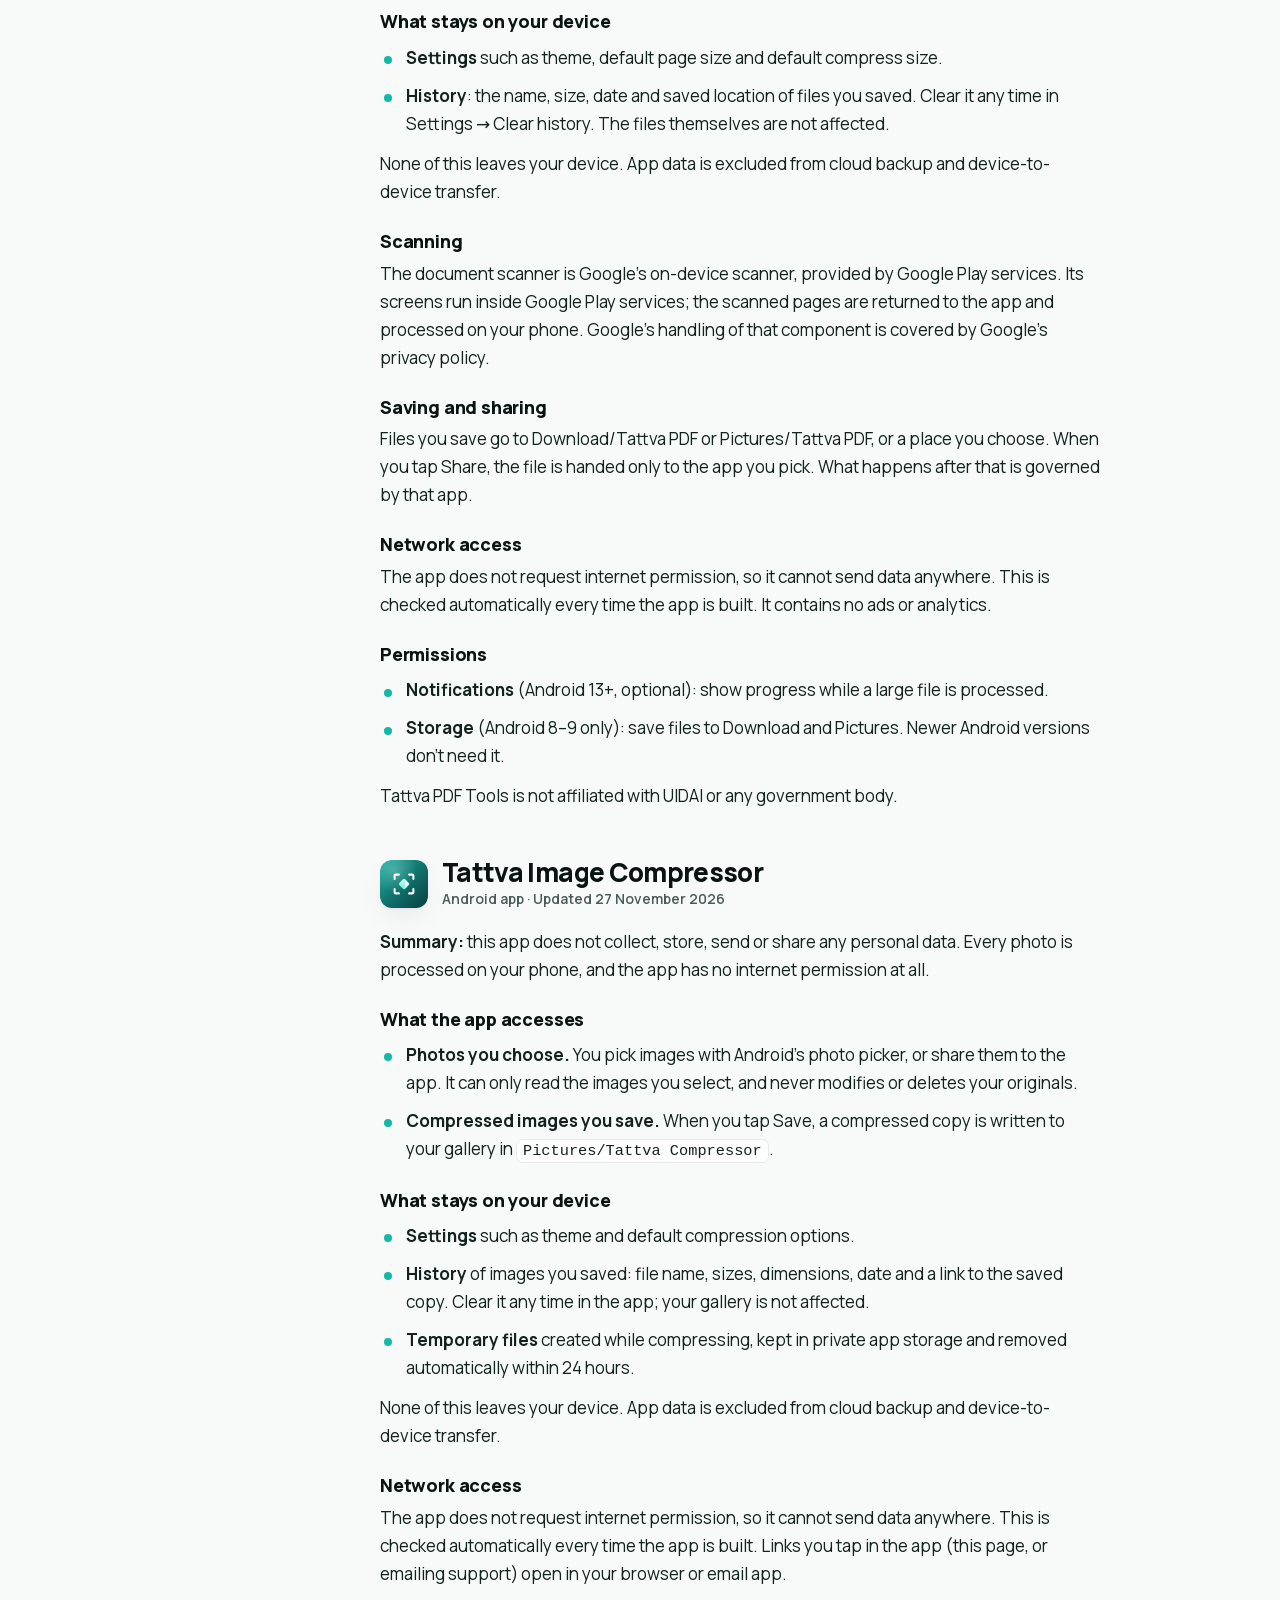
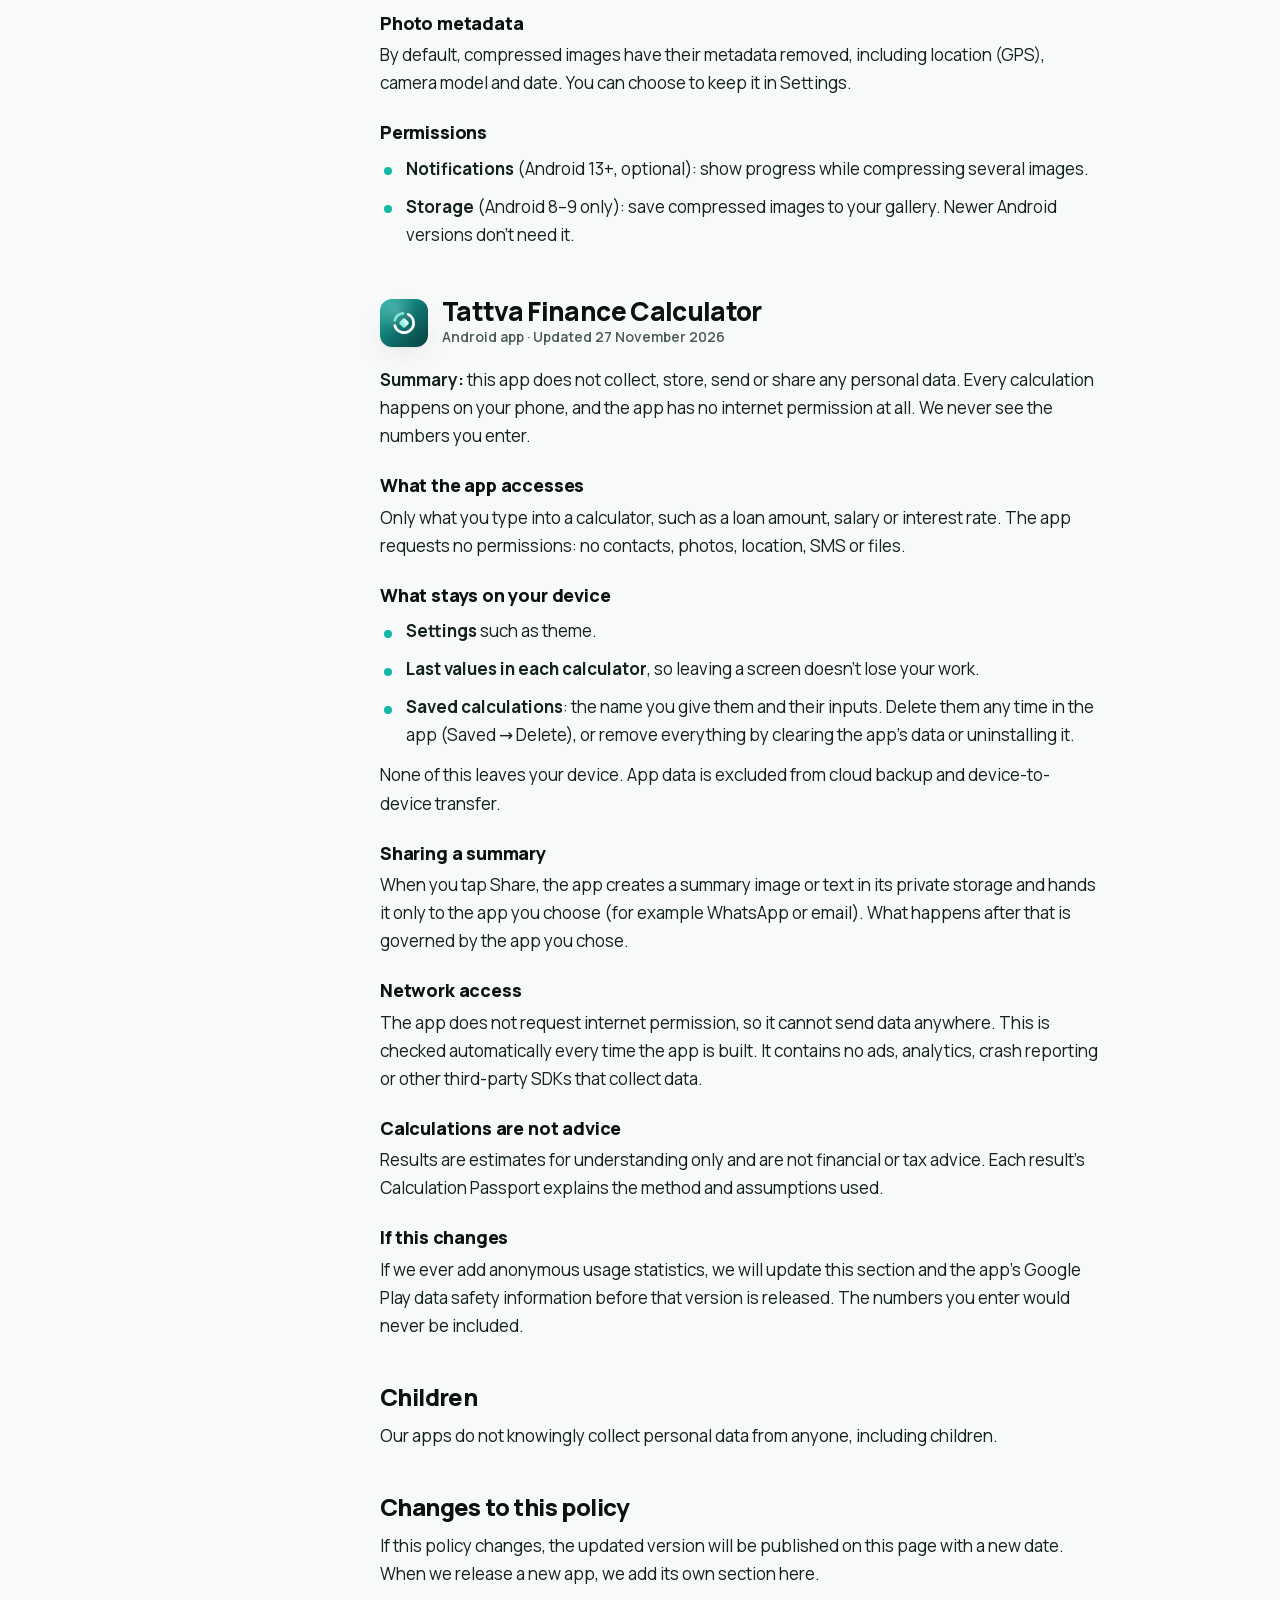
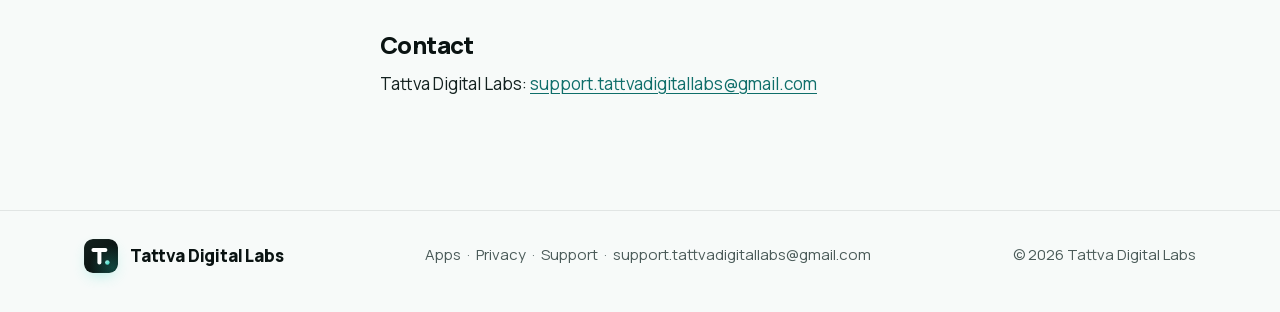
<file: privacy/index.html>
<!doctype html>
<html lang="en" class="no-js"><head><meta charset="utf-8"><meta name="viewport" content="width=device-width,initial-scale=1,viewport-fit=cover">
<title>Privacy · Tattva Digital Labs</title><meta name="description" content="How Tattva Digital Labs and its apps handle your information. No personal data collected.">
<meta name="theme-color" content="#061010">
<meta property="og:type" content="website"><meta property="og:title" content="Privacy · Tattva Digital Labs"><meta property="og:description" content="How Tattva Digital Labs and its apps handle your information. No personal data collected.">
<meta property="og:image" content="https://tattvadigitallabs.github.io/assets/img/og.png"><meta name="twitter:card" content="summary_large_image">
<link rel="icon" href="/assets/favicon.svg" type="image/svg+xml">
<link rel="preload" href="/assets/fonts/manrope-latin.woff2" as="font" type="font/woff2" crossorigin>
<link rel="stylesheet" href="/assets/style.css?v=2026-11-28">
</head><body>
<header class="nav"><div class="wrap">
<a class="brand" href="/"><img class="mark-img" src="/assets/brand/tattva-mark.svg" alt="" width="34" height="34"><span class="name">Tattva Digital Labs</span></a>
<nav><a href="/apps/">Apps</a><a href="/privacy/" aria-current="page">Privacy</a><a href="/support/">Support</a></nav>
</div></header>

<section class="band page-head"><div class="wrap">
<span class="kicker">Privacy policy · Updated 28 November 2026</span><h1>Your data is yours. Full stop.</h1><p>How Tattva Digital Labs and each of our apps handle your information, in plain language.</p>
</div></section>
<main class="wrap content"><div class="grid">
<aside class="toc"><b>On this page</b>
<a href="#principles">Our principles</a><a href="#website">This website</a><a href="#pdf-tools">Tattva PDF Tools</a><a href="#image-compressor">Tattva Image Compressor</a><a href="#finance-calculator">Tattva Finance Calculator</a><a href="#children">Children</a><a href="#changes">Changes</a><a href="#contact">Contact</a></aside>
<article class="prose">
<div class="summary"><h2>The short version</h2>
<p>Tattva Digital Labs builds apps that work without collecting your personal data. Each app below explains exactly what it accesses and what stays on your device.</p>
<div class="pills"><span class="pill"><svg viewBox="0 0 24 24" fill="none" stroke="currentColor" stroke-width="2.6" stroke-linecap="round" stroke-linejoin="round"><path d="M5 12l5 5L20 7"/></svg>No personal data collected</span><span class="pill"><svg viewBox="0 0 24 24" fill="none" stroke="currentColor" stroke-width="2.6" stroke-linecap="round" stroke-linejoin="round"><path d="M5 12l5 5L20 7"/></svg>No ads or trackers</span><span class="pill"><svg viewBox="0 0 24 24" fill="none" stroke="currentColor" stroke-width="2.6" stroke-linecap="round" stroke-linejoin="round"><path d="M5 12l5 5L20 7"/></svg>No data sold or shared</span></div></div>

<h2 id="principles">Our principles</h2>
<ul><li><strong>On-device first.</strong> Our apps process your content on your device wherever possible.</li>
<li><strong>Collect nothing we don't need.</strong> If an app ever needs data to work, its section below will say what, why, and for how long.</li>
<li><strong>No advertising or tracking.</strong> We don't include ad networks, analytics or tracking SDKs in our apps.</li>
<li><strong>No selling or sharing.</strong> We never sell or share personal data.</li></ul>

<h2 id="website">This website</h2>
<p>This site has no cookies, analytics or ads, and our fonts are hosted here rather than by a third party. It is hosted on GitHub Pages; like any web host, GitHub may process technical data such as your IP address to serve and secure the site (see GitHub's privacy statement). If you email us, we use your message only to reply.</p>

<div class="product-head" id="pdf-tools"><img src="/assets/brand/pdf-tools-icon.svg" alt="" width="48" height="48"><div><h2>Tattva PDF Tools</h2><span>Android app · Updated 28 November 2026</span></div></div>
<p><strong>Summary:</strong> your files never leave your phone. The app makes, merges, splits, unlocks and compresses PDFs entirely on your device. It does not collect, store, send or share any personal data, and it has no internet permission.</p>
<h3>What the app accesses</h3>
<p>Only the PDFs, photos and scans you choose, through Android's file and photo pickers or when you share a file to the app. While you work on a file, the app keeps a private working copy, which is deleted when you finish or the app restarts. Your original files are never changed.</p>
<h3>Passwords</h3>
<p>A password you type to unlock a PDF is kept in memory only for that task. It is never saved, logged or sent anywhere. The app removes passwords you already know; it never guesses or cracks them.</p>
<h3>What stays on your device</h3>
<ul><li><strong>Settings</strong> such as theme, default page size and default compress size.</li>
<li><strong>History</strong>: the name, size, date and saved location of files you saved. Clear it any time in Settings → Clear history. The files themselves are not affected.</li></ul>
<p>None of this leaves your device. App data is excluded from cloud backup and device-to-device transfer.</p>
<h3>Scanning</h3>
<p>The document scanner is Google's on-device scanner, provided by Google Play services. Its screens run inside Google Play services; the scanned pages are returned to the app and processed on your phone. Google's handling of that component is covered by Google's privacy policy.</p>
<h3>Saving and sharing</h3>
<p>Files you save go to Download/Tattva PDF or Pictures/Tattva PDF, or a place you choose. When you tap Share, the file is handed only to the app you pick. What happens after that is governed by that app.</p>
<h3>Network access</h3>
<p>The app does not request internet permission, so it cannot send data anywhere. This is checked automatically every time the app is built. It contains no ads or analytics.</p>
<h3>Permissions</h3>
<ul><li><strong>Notifications</strong> (Android 13+, optional): show progress while a large file is processed.</li>
<li><strong>Storage</strong> (Android 8–9 only): save files to Download and Pictures. Newer Android versions don't need it.</li></ul>
<p>Tattva PDF Tools is not affiliated with UIDAI or any government body.</p>

<div class="product-head" id="image-compressor"><img src="/assets/brand/image-compressor-icon.svg" alt="" width="48" height="48"><div><h2>Tattva Image Compressor</h2><span>Android app · Updated 27 November 2026</span></div></div>
<p><strong>Summary:</strong> this app does not collect, store, send or share any personal data. Every photo is processed on your phone, and the app has no internet permission at all.</p>
<h3>What the app accesses</h3>
<ul><li><strong>Photos you choose.</strong> You pick images with Android's photo picker, or share them to the app. It can only read the images you select, and never modifies or deletes your originals.</li>
<li><strong>Compressed images you save.</strong> When you tap Save, a compressed copy is written to your gallery in <code>Pictures/Tattva Compressor</code>.</li></ul>
<h3>What stays on your device</h3>
<ul><li><strong>Settings</strong> such as theme and default compression options.</li>
<li><strong>History</strong> of images you saved: file name, sizes, dimensions, date and a link to the saved copy. Clear it any time in the app; your gallery is not affected.</li>
<li><strong>Temporary files</strong> created while compressing, kept in private app storage and removed automatically within 24 hours.</li></ul>
<p>None of this leaves your device. App data is excluded from cloud backup and device-to-device transfer.</p>
<h3>Network access</h3>
<p>The app does not request internet permission, so it cannot send data anywhere. This is checked automatically every time the app is built. Links you tap in the app (this page, or emailing support) open in your browser or email app.</p>
<h3>Photo metadata</h3>
<p>By default, compressed images have their metadata removed, including location (GPS), camera model and date. You can choose to keep it in Settings.</p>
<h3>Permissions</h3>
<ul><li><strong>Notifications</strong> (Android 13+, optional): show progress while compressing several images.</li>
<li><strong>Storage</strong> (Android 8–9 only): save compressed images to your gallery. Newer Android versions don't need it.</li></ul>

<div class="product-head" id="finance-calculator"><img src="/assets/brand/finance-calculator-icon.svg" alt="" width="48" height="48"><div><h2>Tattva Finance Calculator</h2><span>Android app · Updated 27 November 2026</span></div></div>
<p><strong>Summary:</strong> this app does not collect, store, send or share any personal data. Every calculation happens on your phone, and the app has no internet permission at all. We never see the numbers you enter.</p>
<h3>What the app accesses</h3>
<p>Only what you type into a calculator, such as a loan amount, salary or interest rate. The app requests no permissions: no contacts, photos, location, SMS or files.</p>
<h3>What stays on your device</h3>
<ul><li><strong>Settings</strong> such as theme.</li>
<li><strong>Last values in each calculator</strong>, so leaving a screen doesn't lose your work.</li>
<li><strong>Saved calculations</strong>: the name you give them and their inputs. Delete them any time in the app (Saved → Delete), or remove everything by clearing the app's data or uninstalling it.</li></ul>
<p>None of this leaves your device. App data is excluded from cloud backup and device-to-device transfer.</p>
<h3>Sharing a summary</h3>
<p>When you tap Share, the app creates a summary image or text in its private storage and hands it only to the app you choose (for example WhatsApp or email). What happens after that is governed by the app you chose.</p>
<h3>Network access</h3>
<p>The app does not request internet permission, so it cannot send data anywhere. This is checked automatically every time the app is built. It contains no ads, analytics, crash reporting or other third-party SDKs that collect data.</p>
<h3>Calculations are not advice</h3>
<p>Results are estimates for understanding only and are not financial or tax advice. Each result's Calculation Passport explains the method and assumptions used.</p>
<h3>If this changes</h3>
<p>If we ever add anonymous usage statistics, we will update this section and the app's Google Play data safety information before that version is released. The numbers you enter would never be included.</p>


<h2 id="children">Children</h2>
<p>Our apps do not knowingly collect personal data from anyone, including children.</p>

<h2 id="changes">Changes to this policy</h2>
<p>If this policy changes, the updated version will be published on this page with a new date. When we release a new app, we add its own section here.</p>

<h2 id="contact">Contact</h2>
<p>Tattva Digital Labs: <a href="mailto:support.tattvadigitallabs@gmail.com">support.tattvadigitallabs@gmail.com</a></p>

</article></div></main>
<footer class="foot"><div class="wrap">
<a class="brand" href="/"><img class="mark-img" src="/assets/brand/tattva-mark.svg" alt="" width="34" height="34"><span>Tattva Digital Labs</span></a>
<span><a href="/apps/">Apps</a> &nbsp;·&nbsp; <a href="/privacy/">Privacy</a> &nbsp;·&nbsp; <a href="/support/">Support</a> &nbsp;·&nbsp; <a href="mailto:support.tattvadigitallabs@gmail.com">support.tattvadigitallabs@gmail.com</a></span>
<span>© 2026 Tattva Digital Labs</span>
</div></footer>
<script src="/assets/site.js?v=2026-11-28" defer></script>
</body></html>
</file>
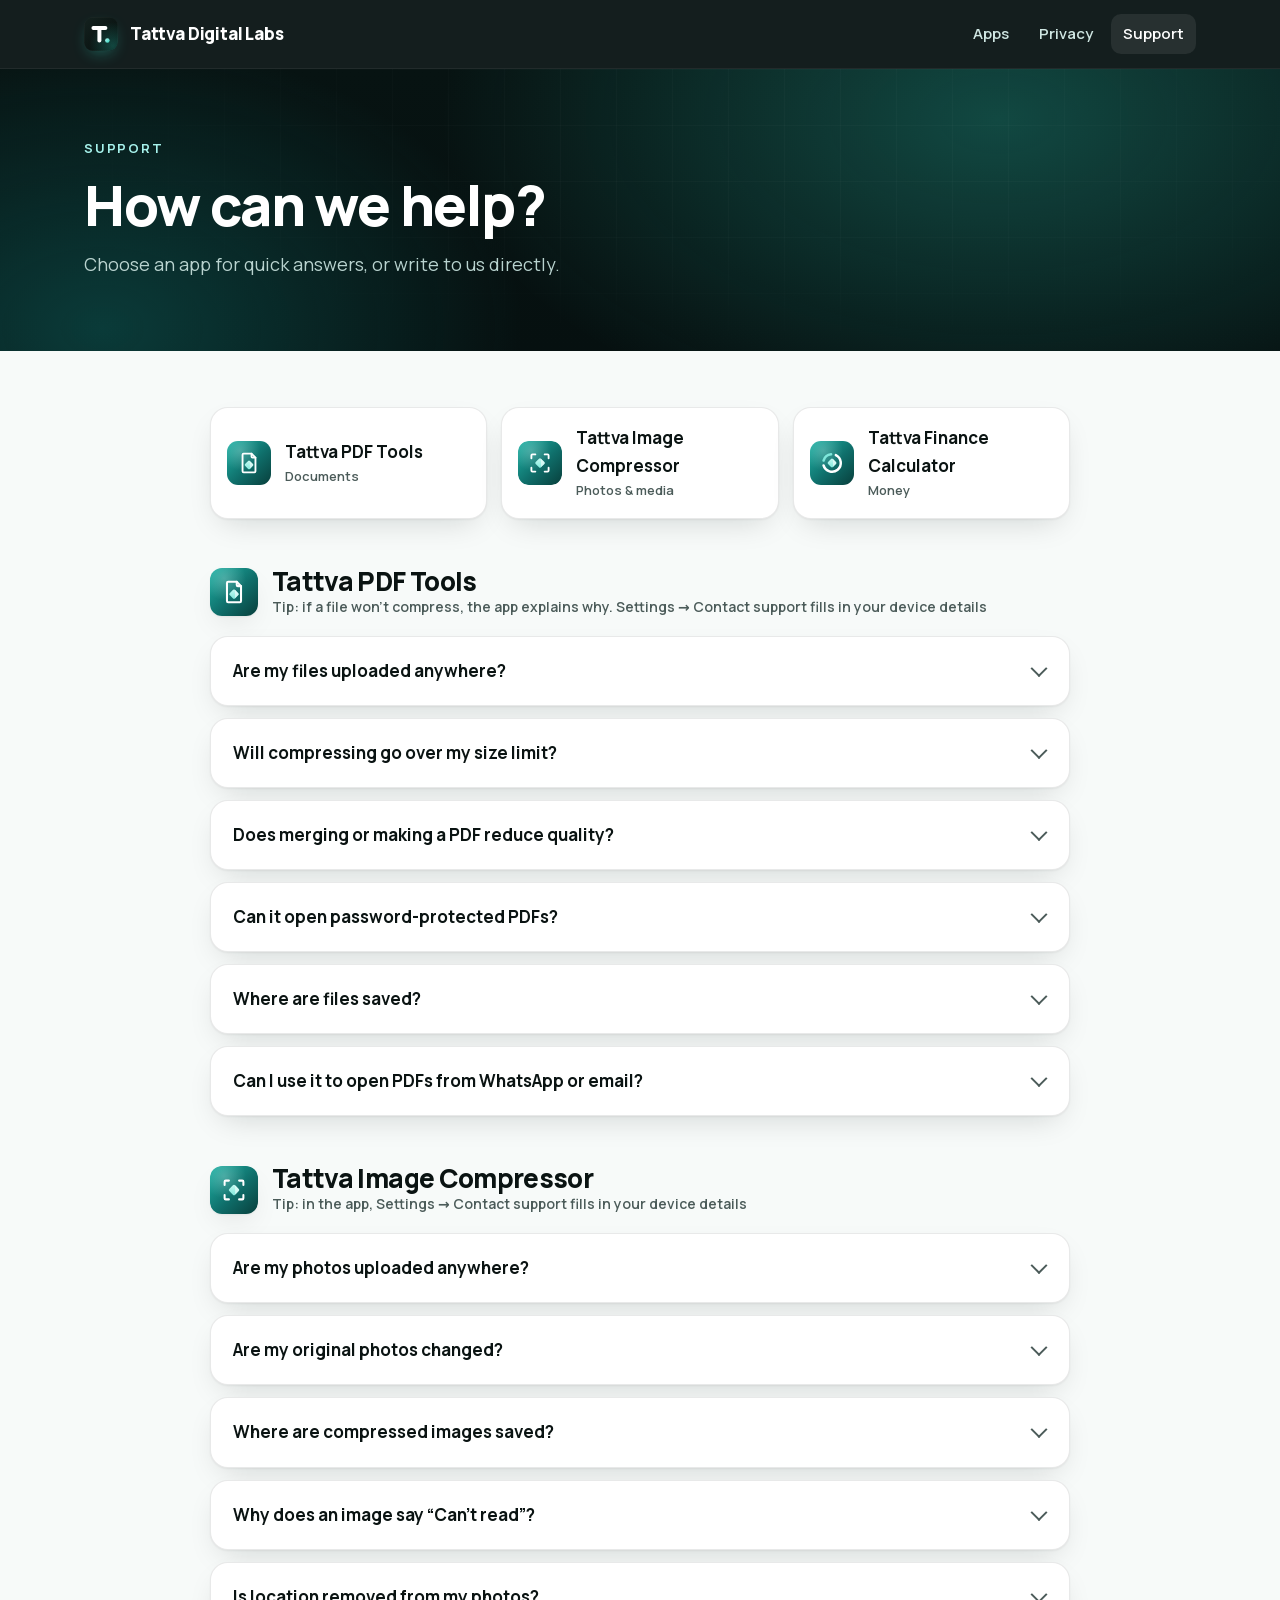
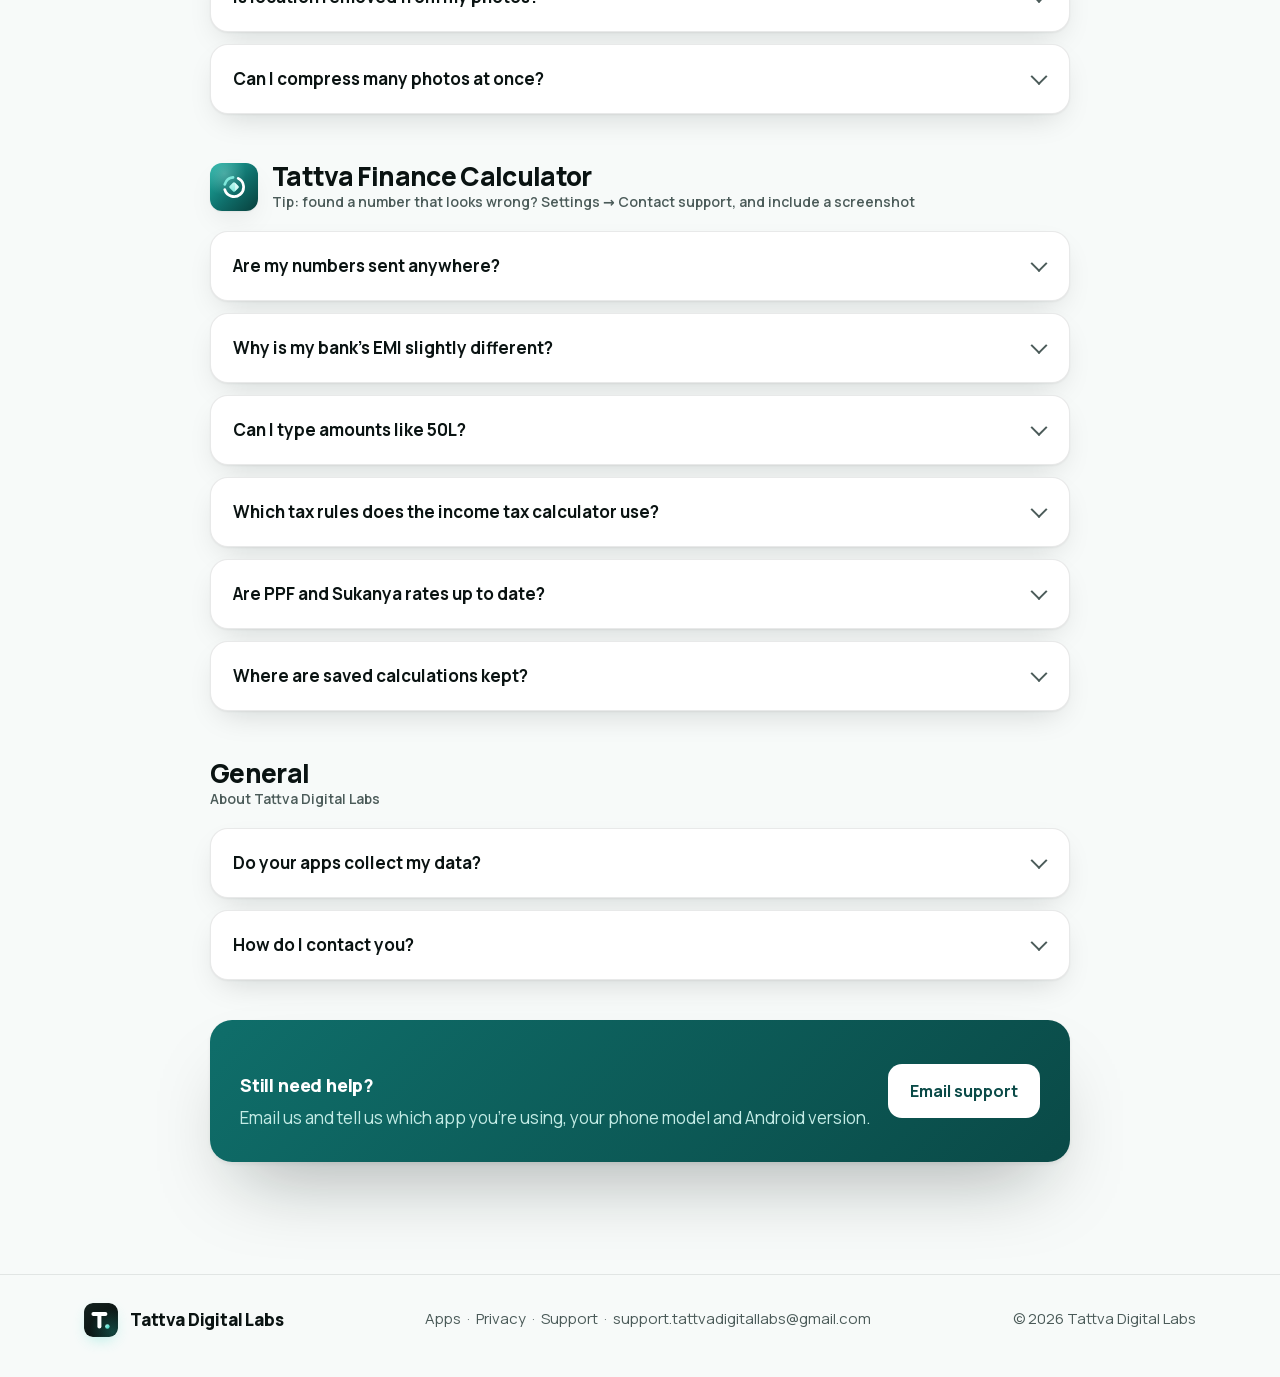
<file: support/index.html>
<!doctype html>
<html lang="en" class="no-js"><head><meta charset="utf-8"><meta name="viewport" content="width=device-width,initial-scale=1,viewport-fit=cover">
<title>Support · Tattva Digital Labs</title><meta name="description" content="Help and answers for Tattva Digital Labs apps.">
<meta name="theme-color" content="#061010">
<meta property="og:type" content="website"><meta property="og:title" content="Support · Tattva Digital Labs"><meta property="og:description" content="Help and answers for Tattva Digital Labs apps.">
<meta property="og:image" content="https://tattvadigitallabs.github.io/assets/img/og.png"><meta name="twitter:card" content="summary_large_image">
<link rel="icon" href="/assets/favicon.svg" type="image/svg+xml">
<link rel="preload" href="/assets/fonts/manrope-latin.woff2" as="font" type="font/woff2" crossorigin>
<link rel="stylesheet" href="/assets/style.css?v=2026-11-28">
</head><body>
<header class="nav"><div class="wrap">
<a class="brand" href="/"><img class="mark-img" src="/assets/brand/tattva-mark.svg" alt="" width="34" height="34"><span class="name">Tattva Digital Labs</span></a>
<nav><a href="/apps/">Apps</a><a href="/privacy/">Privacy</a><a href="/support/" aria-current="page">Support</a></nav>
</div></header>

<section class="band page-head"><div class="wrap">
<span class="kicker">Support</span><h1>How can we help?</h1><p>Choose an app for quick answers, or write to us directly.</p>
</div></section>
<main class="wrap content"><div class="prose" style="max-width:860px;margin:0 auto"><div class="chooser"><a href="#pdf-tools"><img src="/assets/brand/pdf-tools-icon.svg" alt="" width="44" height="44"><span>Tattva PDF Tools<small>Documents</small></span></a><a href="#image-compressor"><img src="/assets/brand/image-compressor-icon.svg" alt="" width="44" height="44"><span>Tattva Image Compressor<small>Photos & media</small></span></a><a href="#finance-calculator"><img src="/assets/brand/finance-calculator-icon.svg" alt="" width="44" height="44"><span>Tattva Finance Calculator<small>Money</small></span></a></div><div class="product-head" id="pdf-tools"><img src="/assets/brand/pdf-tools-icon.svg" alt="" width="48" height="48"><div><h2>Tattva PDF Tools</h2><span>Tip: if a file won't compress, the app explains why. Settings → Contact support fills in your device details</span></div></div><div class="faq"><details><summary>Are my files uploaded anywhere?</summary><p>No. Every tool runs on your phone and the app has no internet permission. Your PDFs, scans and passwords never leave the device.</p></details><details><summary>Will compressing go over my size limit?</summary><p>Never. If the limit can't be reached while keeping the text readable, the app tells you the smallest readable size and offers the best next step, such as the nearest limit that works, black &amp; white, or splitting the file.</p></details><details><summary>Does merging or making a PDF reduce quality?</summary><p>No. Merge, Split and Organize copy pages exactly, and photos are added at original quality. Only Compress makes a file smaller, and only when you ask.</p></details><details><summary>Can it open password-protected PDFs?</summary><p>Yes, if you know the password. Bank statements and e-Aadhaar PDFs open after you enter it, and Unlock can save a copy without the password. The app never guesses or cracks passwords.</p></details><details><summary>Where are files saved?</summary><p>PDFs go to <code>Download/Tattva PDF</code> and images to <code>Pictures/Tattva PDF</code>, or anywhere you choose with “Save to…”.</p></details><details><summary>Can I use it to open PDFs from WhatsApp or email?</summary><p>Yes. Choose “Open with Tattva PDF Tools” to view the PDF, then use any tool on it.</p></details></div><div class="product-head" id="image-compressor"><img src="/assets/brand/image-compressor-icon.svg" alt="" width="48" height="48"><div><h2>Tattva Image Compressor</h2><span>Tip: in the app, Settings → Contact support fills in your device details</span></div></div><div class="faq"><details><summary>Are my photos uploaded anywhere?</summary><p>No. The app has no internet permission, so it can't upload anything. Every step happens on your phone.</p></details><details><summary>Are my original photos changed?</summary><p>Never. The app only reads your photos and saves a separate compressed copy when you tap Save.</p></details><details><summary>Where are compressed images saved?</summary><p>In your gallery, in the <strong>Tattva Compressor</strong> album (<code>Pictures/Tattva Compressor</code>).</p></details><details><summary>Why does an image say “Can't read”?</summary><p>Some formats can't be read on every phone, for example HEIC photos on Android 8. Animated GIFs aren't supported.</p></details><details><summary>Is location removed from my photos?</summary><p>Yes, by default. You can choose to keep photo details (date, camera, location) in Settings.</p></details><details><summary>Can I compress many photos at once?</summary><p>Yes, up to 50 at a time. Compression keeps running in the background with a progress notification, and you can cancel any time.</p></details></div><div class="product-head" id="finance-calculator"><img src="/assets/brand/finance-calculator-icon.svg" alt="" width="48" height="48"><div><h2>Tattva Finance Calculator</h2><span>Tip: found a number that looks wrong? Settings → Contact support, and include a screenshot</span></div></div><div class="faq"><details><summary>Are my numbers sent anywhere?</summary><p>No. The app has no internet permission, so your salary, loans and savings never leave your phone.</p></details><details><summary>Why is my bank's EMI slightly different?</summary><p>Banks may use daily interest, add broken-period interest to the first EMI, or include fees and insurance. Tap <strong>Understand this</strong> on any result: the Calculation Passport shows the method and lists why another figure may differ.</p></details><details><summary>Can I type amounts like 50L?</summary><p>Yes. Type 50L, 1.25 Cr or 45k, or tap ×Thousand / ×Lakh / ×Crore under the amount field. The app shows the full amount, like ₹50,00,000, before using it.</p></details><details><summary>Which tax rules does the income tax calculator use?</summary><p>FY 2026-27 (AY 2027-28) under the Income-tax Act, 2025, for resident individuals: new and old regime slabs, rebate, surcharge and cess. It's an estimate for understanding, not tax advice.</p></details><details><summary>Are PPF and Sukanya rates up to date?</summary><p>Defaults are the government rates for October–December 2026 (PPF 7.1%, SSY 8.2%). Rates change every quarter, so you can always edit them.</p></details><details><summary>Where are saved calculations kept?</summary><p>Only on your phone. Rename, duplicate, compare or delete them in the <strong>Saved</strong> tab; deleting has an undo.</p></details></div><div class="product-head" id="general"><div><h2>General</h2><span>About Tattva Digital Labs</span></div></div><div class="faq"><details><summary>Do your apps collect my data?</summary><p>No personal data is collected by our apps. See the <a href="/privacy/">privacy page</a> for each app's details.</p></details><details><summary>How do I contact you?</summary><p>Email <a href="mailto:support.tattvadigitallabs@gmail.com">support.tattvadigitallabs@gmail.com</a>. We usually reply within a few days.</p></details></div><div class="contact"><div><h3>Still need help?</h3><p>Email us and tell us which app you're using, your phone model and Android version.</p></div>
<a class="btn" href="mailto:support.tattvadigitallabs@gmail.com?subject=Support%20request">Email support</a></div></div></main>
<footer class="foot"><div class="wrap">
<a class="brand" href="/"><img class="mark-img" src="/assets/brand/tattva-mark.svg" alt="" width="34" height="34"><span>Tattva Digital Labs</span></a>
<span><a href="/apps/">Apps</a> &nbsp;·&nbsp; <a href="/privacy/">Privacy</a> &nbsp;·&nbsp; <a href="/support/">Support</a> &nbsp;·&nbsp; <a href="mailto:support.tattvadigitallabs@gmail.com">support.tattvadigitallabs@gmail.com</a></span>
<span>© 2026 Tattva Digital Labs</span>
</div></footer>
<script src="/assets/site.js?v=2026-11-28" defer></script>
</body></html>
</file>
<file: assets/style.css>
/* Tattva Digital Labs: shared design system */
@font-face{font-family:"Manrope";src:url("/assets/fonts/manrope-latin.woff2") format("woff2");font-weight:400 800;font-display:swap}

:root{
  --ink:#0a1312; --ink-2:#13211f; --ink-soft:#4b5b59; --paper:#f7faf9; --card:#ffffff;
  --line:rgba(10,19,18,.09); --line-strong:rgba(10,19,18,.16);
  --brand:#0f6e6a; --brand-2:#14b8a6; --mint:#a6f2eb; --glow:rgba(45,212,191,.35);
  --shadow:0 1px 2px rgba(10,19,18,.05),0 12px 32px -12px rgba(10,19,18,.18);
  --shadow-lg:0 2px 4px rgba(10,19,18,.06),0 40px 80px -30px rgba(10,19,18,.35);
  --radius:22px; --max:1160px;
  color-scheme:light;
}
@media (prefers-color-scheme:dark){:root:not([data-theme=light]){
  --ink:#e8f1ef; --ink-2:#cfe0dc; --ink-soft:#9fb2ae; --paper:#0b1312; --card:#111d1b;
  --line:rgba(232,241,239,.08); --line-strong:rgba(232,241,239,.16);
  --brand:#5fd3c7; --brand-2:#2dd4bf;
  --shadow:0 1px 2px rgba(0,0,0,.3),0 12px 32px -12px rgba(0,0,0,.6);
  --shadow-lg:0 2px 4px rgba(0,0,0,.3),0 40px 80px -30px rgba(0,0,0,.8);
  color-scheme:dark;
}}

*{box-sizing:border-box}
html{scroll-behavior:smooth;-webkit-text-size-adjust:100%}
html,body{overflow-x:hidden}
body{margin:0;background:var(--paper);color:var(--ink);font:400 17px/1.65 "Manrope",ui-sans-serif,system-ui,-apple-system,"Segoe UI",Roboto,sans-serif;-webkit-font-smoothing:antialiased;text-rendering:optimizeLegibility}
img{max-width:100%;display:block}
a{color:var(--brand);text-decoration-thickness:1px;text-underline-offset:3px}
.wrap{max-width:var(--max);margin:0 auto;padding-inline:24px}
h1,h2,h3{letter-spacing:-.025em;line-height:1.08;font-weight:800;margin:0}
p{margin:0}
.muted{color:var(--ink-soft)}
.kicker{display:inline-block;font-size:13px;font-weight:700;letter-spacing:.14em;text-transform:uppercase;color:var(--brand)}

/* ---------- Dark band (hero / page header) ---------- */
.band{position:relative;isolation:isolate;color:#eef7f5;background:#061010;overflow:hidden}
.band::before{content:"";position:absolute;inset:0;z-index:-2;
  background:radial-gradient(900px 520px at 78% 18%,rgba(45,212,191,.28),transparent 62%),
             radial-gradient(700px 480px at 8% 92%,rgba(15,110,106,.45),transparent 60%),
             linear-gradient(180deg,#071312 0%,#061010 100%)}
.band::after{content:"";position:absolute;inset:0;z-index:-1;opacity:.5;
  background-image:linear-gradient(rgba(255,255,255,.045) 1px,transparent 1px),linear-gradient(90deg,rgba(255,255,255,.045) 1px,transparent 1px);
  background-size:56px 56px;mask-image:radial-gradient(ellipse at 60% 30%,#000 25%,transparent 75%);-webkit-mask-image:radial-gradient(ellipse at 60% 30%,#000 25%,transparent 75%)}
.band a{color:#bff5ee}

/* Header */
.nav{position:sticky;top:0;z-index:50;padding-top:env(safe-area-inset-top,0px);background:rgba(6,16,16,.94);backdrop-filter:saturate(160%) blur(14px);-webkit-backdrop-filter:saturate(160%) blur(14px);border-bottom:1px solid rgba(255,255,255,.06)}
.nav .wrap{display:flex;align-items:center;gap:16px;height:68px}
.brand{display:flex;align-items:center;gap:12px;color:#fff!important;text-decoration:none;font-weight:800;font-size:17px;letter-spacing:-.01em}
.mark{width:34px;height:34px;border-radius:10px;display:grid;place-items:center;background:linear-gradient(145deg,#19a69c,#0b5a57);box-shadow:inset 0 1px 0 rgba(255,255,255,.25),0 6px 16px -6px var(--glow)}
.nav nav{margin-left:auto;display:flex;align-items:center;gap:6px}
.nav nav a{color:#cfe6e2;text-decoration:none;font-weight:600;font-size:15px;padding:8px 12px;border-radius:10px;transition:background .2s,color .2s}
.nav nav a:hover,.nav nav a[aria-current=page]{color:#fff;background:rgba(255,255,255,.08)}

/* Page header (privacy / support) */
.page-head .wrap{padding-block:64px 72px}
.page-head h1{font-size:clamp(36px,5vw,56px);margin:14px 0 14px;color:#fff}
.page-head p{color:#b9d3cf;font-size:18px;max-width:640px}
.page-head .kicker{color:var(--mint)}

/* Buttons */
.btn{display:inline-flex;align-items:center;gap:12px;padding:14px 22px;border-radius:14px;font-weight:700;font-size:16px;text-decoration:none;transition:transform .2s,box-shadow .2s,background .2s}
.btn:hover{transform:translateY(-1px)}
.btn-store{background:#fff;color:#061010!important;box-shadow:0 10px 30px -10px rgba(45,212,191,.6)}
.btn-store small{display:block;font-size:10.5px;font-weight:700;letter-spacing:.12em;text-transform:uppercase;opacity:.6;line-height:1.2}
.btn-store b{display:block;font-size:17px;line-height:1.2}
.btn-ghost{color:#e6f5f2!important;border:1px solid rgba(255,255,255,.18);background:rgba(255,255,255,.04)}
.btn-ghost:hover{background:rgba(255,255,255,.09)}

/* Cards & prose (content pages) */
.content{padding-block:56px 40px}
.content .grid{display:grid;grid-template-columns:240px 1fr;gap:56px;align-items:start}
.toc{position:sticky;top:96px;font-size:15px}
.toc b{display:block;font-size:12px;letter-spacing:.14em;text-transform:uppercase;color:var(--ink-soft);margin-bottom:10px}
.toc a{display:block;color:var(--ink-soft);text-decoration:none;padding:6px 0 6px 14px;border-left:2px solid var(--line)}
.toc a:hover{color:var(--brand);border-left-color:var(--brand)}
.prose{max-width:720px}
.prose h2{font-size:24px;margin:44px 0 12px;scroll-margin-top:96px}
.prose p,.prose li{color:var(--ink-2)}
.prose ul{padding-left:0;list-style:none;margin:12px 0}
.prose li{position:relative;padding-left:26px;margin:10px 0}
.prose li::before{content:"";position:absolute;left:4px;top:.72em;width:8px;height:8px;border-radius:50%;background:var(--brand-2)}
.prose code{font-size:.9em;background:var(--card);border:1px solid var(--line);padding:2px 6px;border-radius:7px}
.summary{background:var(--card);border:1px solid var(--line);border-radius:var(--radius);padding:26px 28px;box-shadow:var(--shadow);display:grid;gap:14px}
.summary h2{margin:0;font-size:20px}
.pills{display:flex;flex-wrap:wrap;gap:8px}
.pill{display:inline-flex;align-items:center;gap:8px;font-weight:700;font-size:14px;padding:8px 12px;border-radius:999px;background:rgba(20,184,166,.1);color:var(--brand)}
.pill svg{width:15px;height:15px}

/* FAQ */
.faq{display:grid;gap:12px;margin-top:8px}
.faq details{background:var(--card);border:1px solid var(--line);border-radius:18px;padding:0 22px;box-shadow:var(--shadow);transition:border-color .2s}
.faq details[open]{border-color:var(--line-strong)}
.faq summary{list-style:none;cursor:pointer;font-weight:700;font-size:17px;padding:20px 30px 20px 0;position:relative}
.faq summary::-webkit-details-marker{display:none}
.faq summary::after{content:"";position:absolute;right:2px;top:50%;width:10px;height:10px;border-right:2px solid var(--ink-soft);border-bottom:2px solid var(--ink-soft);transform:translateY(-70%) rotate(45deg);transition:transform .2s}
.faq details[open] summary::after{transform:translateY(-30%) rotate(-135deg)}
.faq details p{padding:0 0 20px;color:var(--ink-2)}
.contact{margin-top:40px;background:linear-gradient(135deg,#0f6e6a,#0a4a47);color:#eafffb;border-radius:var(--radius);padding:30px;display:flex;flex-wrap:wrap;gap:16px;align-items:center;justify-content:space-between;box-shadow:var(--shadow-lg)}
.contact h3{font-size:22px;color:#fff;margin-bottom:4px}
.contact p{color:#c3ebe5}
.contact .btn{background:#fff;color:#0a4a47!important}

/* Footer */
.foot{border-top:1px solid var(--line);margin-top:72px}
.foot .wrap{display:flex;flex-wrap:wrap;gap:16px;justify-content:space-between;align-items:center;padding-block:28px 40px;color:var(--ink-soft);font-size:15px}
.foot a{color:var(--ink-soft);text-decoration:none}
.foot a:hover{color:var(--brand)}
.foot .brand{color:var(--ink)!important}

/* Reveal on scroll */
.reveal{opacity:0;transform:translateY(18px);transition:opacity .7s ease,transform .7s cubic-bezier(.2,.7,.2,1)}
.reveal.in{opacity:1;transform:none}
@media (prefers-reduced-motion:reduce){.reveal{opacity:1;transform:none;transition:none}html{scroll-behavior:auto}}
.no-js .reveal{opacity:1;transform:none}

@media (max-width:860px){
  .content .grid{grid-template-columns:1fr;gap:28px}
  .toc{position:static;display:none}
  .page-head .wrap{padding-block:40px 48px}
}
@media (max-width:560px){
  body{font-size:16px}
  .wrap{padding-inline:18px}
  .nav nav a{padding:8px 8px;font-size:14px}
  .nav nav a.hide-sm{display:none}
  .brand span.name{font-size:16px}
}

/* Company mark (image) in header/footer */
.brand img.mark-img{width:34px;height:34px;border-radius:9px;display:block;box-shadow:0 6px 16px -6px rgba(45,212,191,.45)}
/* Product section headers on hub pages */
.product-head{display:flex;align-items:center;gap:14px;margin:48px 0 18px}
.product-head img{width:48px;height:48px;border-radius:12px;box-shadow:var(--shadow)}
.product-head h2{margin:0!important;font-size:26px}
.product-head span{display:block;font-size:14px;color:var(--ink-soft);font-weight:600;letter-spacing:0}
.chooser{display:grid;grid-template-columns:repeat(auto-fill,minmax(240px,1fr));gap:14px;margin:0 0 36px}
.chooser a{display:flex;align-items:center;gap:14px;padding:16px;border-radius:18px;background:var(--card);border:1px solid var(--line);box-shadow:var(--shadow);text-decoration:none;color:var(--ink);font-weight:700}
.chooser a:hover{border-color:var(--brand)}
.chooser img{width:44px;height:44px;border-radius:11px}
.chooser small{display:block;color:var(--ink-soft);font-weight:600;font-size:13px}
.chooser .soon{opacity:.6;border-style:dashed;box-shadow:none}
.chooser .soon span.ph{width:44px;height:44px;border-radius:11px;border:2px dashed var(--line-strong);display:block}
.prose h3{font-size:18px;margin:26px 0 8px;letter-spacing:-.01em}

/* Small phones: the mark alone keeps the header on one line next to Apps · Privacy · Support. */
.nav .brand .name{white-space:nowrap}
@media (max-width:440px){.nav .brand .name{display:none}.nav nav a{padding:8px 10px}}
</file>
<file: assets/home.css>
/* Homepage */
.hero .wrap{display:grid;grid-template-columns:1.05fr .95fr;gap:48px;align-items:center;padding-block:72px 120px}
.eyebrow{display:inline-flex;align-items:center;gap:10px;padding:7px 14px 7px 8px;border-radius:999px;background:rgba(255,255,255,.06);border:1px solid rgba(255,255,255,.12);font-size:14px;font-weight:600;color:#d4ece8}
.eyebrow i{font-style:normal;font-size:12px;font-weight:800;letter-spacing:.06em;background:var(--mint);color:#063b38;padding:3px 8px;border-radius:999px}
.hero h1{font-size:clamp(40px,6vw,72px);margin:22px 0 20px;color:#fff}
.hero h1 em{font-style:normal;background:linear-gradient(92deg,#7ef0e2 0%,#2dd4bf 45%,#a6f2eb 100%);-webkit-background-clip:text;background-clip:text;color:transparent}
.hero .lead{font-size:19px;color:#b9d3cf;max-width:540px}
.assure{display:flex;flex-wrap:wrap;gap:10px 22px;margin:26px 0 34px;padding:0;list-style:none;color:#d4ece8;font-weight:600;font-size:15px}
.assure li{display:flex;align-items:center;gap:8px}
.assure svg{width:18px;height:18px;color:var(--mint)}
.cta{display:flex;flex-wrap:wrap;gap:12px}

/* Phone frames */
.device{position:relative;width:260px;border-radius:44px;padding:10px;background:linear-gradient(160deg,#2a3533,#0b1110 40%,#1b2524);box-shadow:0 0 0 1px rgba(255,255,255,.08) inset,0 1px 0 rgba(255,255,255,.18) inset,var(--shadow-lg)}
.device::after{content:"";position:absolute;inset:10px;border-radius:34px;pointer-events:none;background:linear-gradient(120deg,rgba(255,255,255,.14) 0%,rgba(255,255,255,0) 28%)}
.device img{width:100%;height:auto;aspect-ratio:1080/2400;object-fit:cover;object-position:top;border-radius:34px;background:#0b1110}
.stage{position:relative;height:600px}
.stage .device{position:absolute}
.stage .d1{left:4%;top:56px;transform:rotate(-7deg);filter:saturate(.95)}
.stage .d2{right:2%;top:0;transform:rotate(4deg)}
.stage::before{content:"";position:absolute;left:50%;top:50%;width:420px;height:420px;transform:translate(-50%,-50%);background:radial-gradient(circle,var(--glow),transparent 65%);filter:blur(20px);z-index:-1}
.float{position:absolute;z-index:3;border-radius:16px;padding:12px 16px;background:rgba(10,24,23,.72);border:1px solid rgba(255,255,255,.14);backdrop-filter:blur(12px);-webkit-backdrop-filter:blur(12px);color:#fff;font-weight:800;font-size:17px;box-shadow:0 20px 40px -20px rgba(0,0,0,.6)}
.float span{display:block;font-size:12.5px;font-weight:600;color:#a9cdc7}
.float.f1{left:-2%;bottom:96px}
.float.f2{right:-2%;bottom:40px}
.float.f2 b{color:var(--mint)}

/* Proof strip */
.proof{position:relative;z-index:5;margin-top:-56px}
.proof .grid{display:grid;grid-template-columns:repeat(4,1fr);background:var(--card);border:1px solid var(--line);border-radius:24px;box-shadow:var(--shadow-lg);overflow:hidden}
.proof .cell{padding:26px 22px;text-align:center;border-left:1px solid var(--line)}
.proof .cell:first-child{border-left:0}
.proof b{display:block;font-size:30px;letter-spacing:-.03em;background:linear-gradient(92deg,var(--brand),var(--brand-2));-webkit-background-clip:text;background-clip:text;color:transparent}
.proof span{color:var(--ink-soft);font-size:14.5px;font-weight:600}

/* Feature rows */
.feature{display:grid;grid-template-columns:1fr 1fr;gap:72px;align-items:center;padding-block:110px 0}
.feature.rev .copy{order:2}
.feature h2{font-size:clamp(30px,3.8vw,46px);margin:14px 0 16px}
.feature .copy>p{color:var(--ink-soft);font-size:18px;max-width:500px}
.ticks{list-style:none;padding:0;margin:24px 0 0;display:grid;gap:12px}
.ticks li{display:flex;align-items:flex-start;gap:12px;font-weight:600}
.ticks li::before{content:"";flex:0 0 24px;height:24px;margin-top:1px;border-radius:8px;background:linear-gradient(145deg,#19a69c,#0b5a57) url("data:image/svg+xml,%3Csvg xmlns='http://www.w3.org/2000/svg' viewBox='0 0 24 24' fill='none' stroke='white' stroke-width='3' stroke-linecap='round' stroke-linejoin='round'%3E%3Cpath d='M5 12l5 5L20 7'/%3E%3C/svg%3E") center/14px no-repeat}
.sizes{display:flex;flex-wrap:wrap;gap:8px;margin-top:22px}
.sizes span{font-weight:800;font-size:14px;padding:8px 12px;border-radius:12px;border:1px solid var(--line-strong);background:var(--card)}
.sizes span.on{background:var(--brand);border-color:var(--brand);color:#fff}
.pair{position:relative;display:flex;justify-content:center;gap:22px;padding-block:20px}
.pair::before{content:"";position:absolute;inset:8% 6%;border-radius:40px;background:radial-gradient(ellipse at 50% 40%,rgba(20,184,166,.18),transparent 70%);z-index:-1}
.pair .device{width:236px}
.pair .device:nth-child(2){margin-top:60px}

/* Steps */
.how{padding-block:120px 0;text-align:center}
.how h2{font-size:clamp(30px,3.8vw,46px);margin:12px 0 10px}
.steps{display:grid;grid-template-columns:repeat(3,1fr);gap:20px;margin-top:44px;text-align:left}
.step{position:relative;background:var(--card);border:1px solid var(--line);border-radius:var(--radius);padding:30px;box-shadow:var(--shadow)}
.step .n{font-size:13px;font-weight:800;letter-spacing:.14em;color:var(--brand)}
.step h3{font-size:21px;margin:12px 0 8px}
.step p{color:var(--ink-soft)}

/* Privacy band */
.trust{margin-top:120px;border-radius:32px}
.trust .wrap{display:grid;grid-template-columns:1.1fr 1fr;gap:48px;align-items:center;padding:64px 56px}
.trust h2{font-size:clamp(30px,3.8vw,46px);color:#fff;margin:14px 0 14px}
.trust p{color:#b9d3cf;font-size:18px}
.trust .kicker{color:var(--mint)}
.trust .tiles{display:grid;grid-template-columns:1fr 1fr;gap:14px}
.trust .tile{padding:20px;border-radius:18px;background:rgba(255,255,255,.05);border:1px solid rgba(255,255,255,.1)}
.trust .tile b{display:block;color:#fff;font-size:17px;margin-bottom:4px}
.trust .tile span{color:#a9cdc7;font-size:14.5px}

/* Gallery */
.gallery-sec{padding-block:120px 0;text-align:center}
.gallery-sec h2{font-size:clamp(30px,3.8vw,46px);margin:12px 0 8px}
.gallery{display:flex;gap:22px;overflow-x:auto;padding:40px 24px 30px;margin:0 -24px;scroll-snap-type:x mandatory;scrollbar-width:none}
.gallery::-webkit-scrollbar{display:none}
.gallery figure{margin:0 auto;flex:0 0 auto;scroll-snap-align:center}
.gallery .device{width:210px}
.gallery figcaption{margin-top:16px;font-weight:700;color:var(--ink-soft);font-size:14.5px}

/* Final CTA */
.final{margin-top:110px;border-radius:32px;text-align:center}
.final .wrap{padding:72px 24px}
.final h2{font-size:clamp(30px,4vw,50px);color:#fff;margin:0 0 12px}
.final p{color:#b9d3cf;font-size:18px;margin-bottom:28px}
.final .cta{justify-content:center}

@media (max-width:960px){
  .hero .wrap{grid-template-columns:1fr;padding-block:48px 100px;gap:20px}
  .stage{height:520px;max-width:460px;width:100%;margin:0 auto}
  .device{width:220px}
  .proof .grid{grid-template-columns:repeat(2,1fr)}
  .proof .cell:nth-child(3){border-left:0}
  .proof .cell:nth-child(n+3){border-top:1px solid var(--line)}
  .feature{grid-template-columns:1fr;gap:36px;padding-block:80px 0}
  .feature.rev .copy{order:0}
  .steps{grid-template-columns:1fr}
  .trust .wrap{grid-template-columns:1fr;padding:40px 28px}
  .trust,.final{border-radius:0}
}
@media (max-width:560px){
  .hero h1{font-size:40px}
  .hero .lead{font-size:17px}
  .stage{height:430px}
  .device{width:176px;border-radius:34px;padding:8px}
  .device::after{inset:8px;border-radius:27px}
  .device img{border-radius:27px}
  .stage .d1{left:0;top:40px}.stage .d2{right:0}
  .float{font-size:15px;padding:10px 12px}
  .float.f1{left:0;bottom:60px}.float.f2{right:0;bottom:10px}
  .proof b{font-size:24px}
  .pair{gap:12px}.pair .device{width:44vw}
  .trust .tiles{grid-template-columns:1fr}
  .gallery .device{width:180px}
  .gallery{margin:0 -18px;padding-inline:18px}
}

/* Company home */
.co-hero .wrap{grid-template-columns:1fr;text-align:center;justify-items:center;padding-block:96px 140px}
.co-hero .lead{margin:0 auto;font-size:20px;max-width:620px}
.co-hero .cta{justify-content:center;margin-top:34px}
.co-hero .big-mark{width:84px;height:84px;border-radius:22px;box-shadow:0 20px 50px -16px rgba(45,212,191,.55)}
.values .grid{grid-template-columns:repeat(4,1fr)}
.values .cell{text-align:left}
.values .cell b{font-size:19px;background:none;-webkit-text-fill-color:currentColor;color:var(--ink);margin-bottom:4px}
.values .cell .ico{width:36px;height:36px;border-radius:11px;display:grid;place-items:center;background:rgba(20,184,166,.12);color:var(--brand);margin-bottom:12px}
.values .cell .ico svg{width:20px;height:20px}
.products{padding-block:110px 0}
.products .head{text-align:center;margin-bottom:40px}
.products .head h2{font-size:clamp(30px,3.8vw,46px);margin:12px 0 8px}
.prod-card{display:grid;grid-template-columns:1.1fr .9fr;gap:40px;align-items:center;background:var(--card);border:1px solid var(--line);border-radius:32px;box-shadow:var(--shadow-lg);padding:48px;overflow:hidden;position:relative}
.prod-card::after{content:"";position:absolute;right:-120px;top:-120px;width:420px;height:420px;background:radial-gradient(circle,rgba(20,184,166,.16),transparent 65%);pointer-events:none}
.prod-card+.prod-card{margin-top:28px}
.prod-card .icon{width:72px;height:72px;border-radius:18px;box-shadow:var(--shadow)}
.prod-card h3{font-size:clamp(26px,3vw,36px);margin:18px 0 10px}
.prod-card p{color:var(--ink-soft);font-size:18px;max-width:480px}
.prod-card .tags{display:flex;flex-wrap:wrap;gap:8px;margin:20px 0 26px}
.prod-card .tags span{font-size:14px;font-weight:700;padding:7px 12px;border-radius:999px;background:rgba(20,184,166,.1);color:var(--brand)}
.prod-card .actions{display:flex;flex-wrap:wrap;gap:12px;align-items:center}
.btn-dark{background:var(--ink);color:var(--paper)!important}
.status{font-size:14px;font-weight:700;color:var(--ink-soft)}
.prod-card .shots{display:flex;justify-content:center;gap:16px}
.prod-card .shots .device{width:200px}
.prod-card .shots .device:nth-child(2){margin-top:46px}
.next-card{margin-top:20px;border:1.5px dashed var(--line-strong);border-radius:24px;padding:28px;text-align:center;color:var(--ink-soft);font-weight:600}
.next-card b{display:block;color:var(--ink);font-size:18px;margin-bottom:4px}
.app-eyebrow{display:inline-flex;align-items:center;gap:10px;padding:6px 14px 6px 6px;border-radius:999px;background:rgba(255,255,255,.06);border:1px solid rgba(255,255,255,.12);font-size:14px;font-weight:700;color:#d4ece8}
.app-eyebrow img{width:28px;height:28px;border-radius:8px}
@media (max-width:960px){
  .values .grid{grid-template-columns:repeat(2,1fr)}
  .prod-card{grid-template-columns:1fr;padding:28px}
  .co-hero .wrap{padding-block:64px 110px}
}
@media (max-width:560px){.values .grid{grid-template-columns:1fr}.values .cell{border-left:0!important;border-top:1px solid var(--line)}.values .cell:first-child{border-top:0}.prod-card .shots .device{width:42vw}}
</file>
<file: assets/apps.css>
/* App directory: filter chips, search, app cards, category sections. Scales to any number of apps. */
.hero-stats{margin-top:22px;color:#a9cdc7;font-size:15px}
.hero-stats b{color:#fff;font-weight:800}
.hero-stats span{opacity:.5;margin:0 4px}

.featured{margin-top:72px}
.new-label{display:inline-block;font-size:12px;font-weight:800;letter-spacing:.12em;text-transform:uppercase;color:var(--brand);background:rgba(20,184,166,.1);padding:6px 10px;border-radius:8px;margin-bottom:18px}
.prod-card .icon{display:block}

.directory{margin-top:88px;scroll-margin-top:84px}
.dir-head{display:flex;flex-wrap:wrap;align-items:end;justify-content:space-between;gap:16px;margin-bottom:24px}
.dir-head h2{font-size:clamp(28px,3.4vw,40px);margin-top:10px}
.all-link{font-weight:700;text-decoration:none;white-space:nowrap}
.all-link:hover{text-decoration:underline}

.filters{display:flex;flex-wrap:wrap;gap:8px;align-items:center;margin-bottom:24px}
.chip{appearance:none;font:inherit;font-size:15px;font-weight:700;color:var(--ink-2);background:var(--card);border:1px solid var(--line-strong);border-radius:999px;padding:8px 14px;cursor:pointer;text-decoration:none;display:inline-flex;align-items:center;gap:8px;transition:background .15s,border-color .15s,color .15s}
.chip i{font-style:normal;font-size:12px;font-weight:800;color:var(--ink-soft);background:var(--paper);border-radius:999px;padding:1px 7px}
.chip:hover{border-color:var(--brand)}
.chip[aria-pressed=true]{background:var(--ink);color:var(--paper);border-color:var(--ink)}
.chip[aria-pressed=true] i{background:rgba(255,255,255,.16);color:inherit}
.search{margin-left:auto;display:flex;align-items:center;gap:8px;background:var(--card);border:1px solid var(--line-strong);border-radius:999px;padding:0 14px;min-width:260px;color:var(--ink-soft)}
.search svg{width:18px;height:18px;flex:none}
.search input{border:0;outline:0;background:transparent;font:inherit;font-size:15px;color:var(--ink);padding:9px 0;width:100%}
.search:focus-within{border-color:var(--brand);box-shadow:0 0 0 3px rgba(20,184,166,.15)}
.no-js .search,.no-js .filters button{display:none}

.app-grid{display:grid;grid-template-columns:repeat(auto-fill,minmax(280px,1fr));gap:16px}
.app-card{display:flex;flex-direction:column;background:var(--card);border:1px solid var(--line);border-radius:var(--radius);padding:22px;text-decoration:none;color:var(--ink);box-shadow:var(--shadow);transition:transform .2s,box-shadow .2s,border-color .2s}
a.app-card:hover{transform:translateY(-2px);border-color:var(--line-strong);box-shadow:var(--shadow-lg)}
a.app-card:focus-visible{outline:3px solid var(--brand-2);outline-offset:2px}
.app-card .top{display:flex;align-items:flex-start;justify-content:space-between;gap:12px;margin-bottom:16px}
.app-card .icon{width:56px;height:56px;border-radius:15px;box-shadow:var(--shadow)}
.app-card .cat{font-size:12px;font-weight:800;letter-spacing:.12em;text-transform:uppercase;color:var(--ink-soft)}
.app-card h3{font-size:21px;margin:6px 0 8px}
.app-card p{color:var(--ink-soft);font-size:15.5px;line-height:1.55;flex:1}
.app-card .tags{display:flex;flex-wrap:wrap;gap:6px;margin:14px 0 16px}
.app-card .tags span{font-size:12.5px;font-weight:700;padding:5px 10px;border-radius:999px;background:rgba(20,184,166,.1);color:var(--brand)}
.app-card .more{font-weight:700;color:var(--brand);font-size:15px}
.app-card.next{justify-content:center;border-style:dashed;box-shadow:none;background:transparent;color:var(--ink-soft);gap:6px}
.app-card.next b{color:var(--ink);font-size:18px}
.app-card[hidden]{display:none}
.badge{font-size:12px;font-weight:800;padding:5px 10px;border-radius:999px;white-space:nowrap}
.badge.soon{background:var(--paper);color:var(--ink-soft);border:1px solid var(--line-strong)}
.badge.live{background:rgba(20,184,166,.14);color:var(--brand)}
.prod-card .badge{align-self:center}
.no-results{text-align:center;color:var(--ink-soft);padding:32px 0}
.linkish{font:inherit;color:var(--brand);background:none;border:0;padding:0;cursor:pointer;text-decoration:underline}

/* /apps/ catalogue */
.filters.jump{position:sticky;top:68px;z-index:5;background:var(--paper);padding:12px 0;margin:-12px 0 12px}
.cat-section{margin-top:40px;scroll-margin-top:140px}
.cat-head{display:flex;flex-wrap:wrap;align-items:baseline;gap:12px;margin-bottom:16px;padding-bottom:12px;border-bottom:1px solid var(--line)}
.cat-head h2{font-size:28px}
.cat-head span{color:var(--ink-soft);font-size:15px}

/* Product pages: other apps */
.more-apps{margin-top:96px}
.more-apps .dir-head h2{margin-top:6px}

@media (max-width:720px){
  .search{margin-left:0;min-width:0;width:100%;order:-1}
  .featured{margin-top:48px}
  .directory{margin-top:64px}
}
</file>
